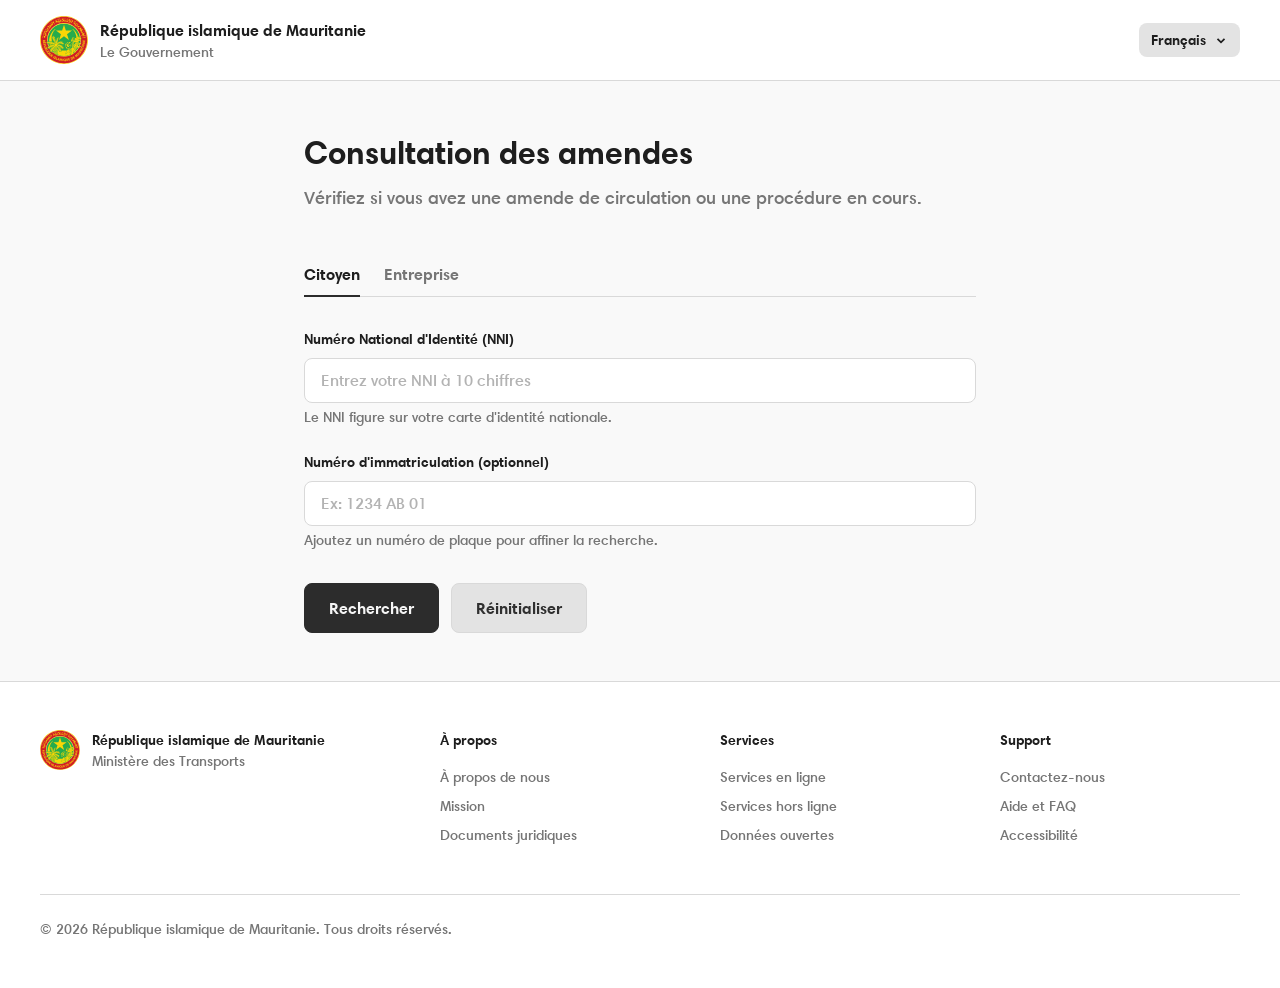
<file: index.html>
<!DOCTYPE html>
<html lang="fr" dir="ltr">
<head>
  <meta charset="UTF-8">
  <meta name="viewport" content="width=device-width, initial-scale=1.0">
  <title>Consultation des amendes — République islamique de Mauritanie</title>
  <style>
    /* ===== Louguiya Font Faces ===== */
    @font-face {
      font-family: 'LouguiyaFR';
      src: url('Louguiya_Fonts 2/LouguiyaFR.ttf') format('truetype');
      font-weight: 400;
      font-style: normal;
      font-display: swap;
    }
    @font-face {
      font-family: 'LouguiyaFR';
      src: url('Louguiya_Fonts 2/LouguiyaFR Bold.ttf') format('truetype');
      font-weight: 700;
      font-style: normal;
      font-display: swap;
    }
    @font-face {
      font-family: 'Louguiya';
      src: url('Louguiya_Fonts 2/Louguiya.ttf') format('truetype');
      font-weight: 400;
      font-style: normal;
      font-display: swap;
    }
    @font-face {
      font-family: 'Louguiya';
      src: url('Louguiya_Fonts 2/Louguiya Bold.ttf') format('truetype');
      font-weight: 700;
      font-style: normal;
      font-display: swap;
    }
    /* ===== Design Tokens (from Khabiya/Figma) ===== */
    :root {
      --sds-color-background-brand-default: #2c2c2c;
      --sds-color-background-brand-hover: #1e1e1e;
      --sds-color-background-danger-default: #ec221f;
      --sds-color-background-danger-hover: #c00f0c;
      --sds-color-background-positive-default: #14ae5c;
      --sds-color-background-positive-hover: #009951;
      --sds-color-background-warning-default: #e8b931;
      --sds-color-background-warning-hover: #e5a000;
      --sds-color-background-disabled-default: #d9d9d9;
      --sds-color-background-neutral-tertiary: #e3e3e3;
      --sds-color-background-neutral-tertiary-hover: #cdcdcd;
      --sds-color-background-danger-tertiary-hover: #fdd3d0;

      --sds-color-text-default: #1e1e1e;
      --sds-color-text-brand-on-brand: #f5f5f5;
      --sds-color-text-danger-default: #900b09;
      --sds-color-text-danger-on-danger: #fee9e7;
      --sds-color-text-positive-on-positive: #ebffee;
      --sds-color-text-warning-on-warning: #401b01;
      --sds-color-text-disabled: #b3b3b3;
      --sds-color-text-neutral: #303030;

      --sds-color-border-default: #d9d9d9;
      --sds-color-border-brand: #2c2c2c;
      --sds-color-border-danger-default: #900b09;
      --sds-color-border-danger-secondary: #c00f0c;
      --sds-color-border-positive-default: #02542d;
      --sds-color-border-positive-secondary: #009951;
      --sds-color-border-warning-default: #522504;
      --sds-color-border-warning-secondary: #975102;
      --sds-color-border-neutral-secondary: #767676;
      --sds-color-border-disabled: #b3b3b3;

      --sds-size-space-100: 4px;
      --sds-size-space-200: 8px;
      --sds-size-space-300: 12px;
      --sds-size-space-400: 16px;
      --sds-size-space-500: 20px;
      --sds-size-space-600: 24px;
      --sds-size-space-800: 32px;
      --sds-size-space-1000: 40px;
      --sds-size-space-1200: 48px;
      --sds-size-space-1600: 64px;

      --sds-size-radius-200: 8px;
      --sds-size-radius-100: 4px;
      --sds-size-stroke-border: 1px;

      --sds-font-family: 'LouguiyaFR', 'Louguiya', sans-serif;
      --sds-font-size-sm: 14px;
      --sds-font-size-md: 16px;
      --sds-font-size-lg: 18px;
      --sds-font-size-xl: 20px;
      --sds-font-size-2xl: 24px;
      --sds-font-size-3xl: 32px;
    }

    /* ===== Reset & Base ===== */
    *, *::before, *::after { box-sizing: border-box; margin: 0; padding: 0; }

    body {
      font-family: var(--sds-font-family);
      font-size: var(--sds-font-size-md);
      color: var(--sds-color-text-default);
      background: #f9f9f9;
      line-height: 1.5;
      min-height: 100vh;
      display: flex;
      flex-direction: column;
    }

    [dir="rtl"] body, html[dir="rtl"] body {
      direction: rtl;
      text-align: right;
    }

    /* ===== Header ===== */
    .header {
      background: #fff;
      border-bottom: 1px solid var(--sds-color-border-default);
      padding: var(--sds-size-space-400) var(--sds-size-space-600);
      position: sticky;
      top: 0;
      z-index: 100;
    }

    .header-inner {
      max-width: 1200px;
      margin: 0 auto;
      display: flex;
      align-items: center;
      justify-content: space-between;
      gap: var(--sds-size-space-400);
    }

    .header-brand {
      display: flex;
      align-items: center;
      gap: var(--sds-size-space-300);
    }

    .header-logo {
      width: 48px;
      height: 48px;
      flex-shrink: 0;
    }

    .header-logo img {
      width: 100%;
      height: 100%;
      object-fit: contain;
    }

    .header-title {
      display: flex;
      flex-direction: column;
    }

    .header-title-main {
      font-size: var(--sds-font-size-md);
      font-weight: 700;
      color: var(--sds-color-text-default);
    }

    .header-title-sub {
      font-size: var(--sds-font-size-sm);
      color: var(--sds-color-border-neutral-secondary);
    }

    .lang-dropdown {
      position: relative;
    }

    .lang-toggle {
      display: flex;
      align-items: center;
      gap: var(--sds-size-space-200);
      background: var(--sds-color-background-neutral-tertiary);
      padding: var(--sds-size-space-200) var(--sds-size-space-300);
      border-radius: var(--sds-size-radius-200);
      border: none;
      cursor: pointer;
      font-family: var(--sds-font-family);
      font-size: var(--sds-font-size-sm);
      font-weight: 700;
      color: var(--sds-color-text-default);
      transition: background 0.15s;
    }

    .lang-toggle:hover {
      background: var(--sds-color-background-neutral-tertiary-hover);
    }

    .lang-toggle svg {
      width: 14px;
      height: 14px;
      transition: transform 0.15s;
    }

    .lang-dropdown.open .lang-toggle svg {
      transform: rotate(180deg);
    }

    [dir="rtl"] .lang-dropdown.open .lang-toggle svg {
      transform: rotate(180deg);
    }

    .lang-menu {
      position: absolute;
      top: calc(100% + var(--sds-size-space-100));
      right: 0;
      background: #fff;
      border: var(--sds-size-stroke-border) solid var(--sds-color-border-default);
      border-radius: var(--sds-size-radius-200);
      box-shadow: 0 4px 12px rgba(0,0,0,0.1);
      min-width: 160px;
      z-index: 200;
      overflow: hidden;
      display: none;
    }

    [dir="rtl"] .lang-menu {
      right: auto;
      left: 0;
    }

    .lang-dropdown.open .lang-menu {
      display: block;
    }

    .lang-option {
      display: flex;
      align-items: center;
      justify-content: space-between;
      width: 100%;
      padding: var(--sds-size-space-300) var(--sds-size-space-400);
      background: none;
      border: none;
      cursor: pointer;
      font-family: var(--sds-font-family);
      font-size: var(--sds-font-size-sm);
      color: var(--sds-color-text-default);
      transition: background 0.1s;
      text-align: start;
    }

    .lang-option:hover {
      background: var(--sds-color-background-neutral-tertiary);
    }

    .lang-option.selected {
      font-weight: 700;
    }

    .lang-check {
      width: 16px;
      height: 16px;
      opacity: 0;
    }

    .lang-option.selected .lang-check {
      opacity: 1;
    }

    /* ===== Main Content ===== */
    .main {
      flex: 1;
      max-width: 720px;
      margin: 0 auto;
      padding: var(--sds-size-space-1200) var(--sds-size-space-600);
      width: 100%;
    }

    .page-title {
      font-size: var(--sds-font-size-3xl);
      font-weight: 700;
      margin-bottom: var(--sds-size-space-200);
    }

    .page-subtitle {
      font-size: var(--sds-font-size-lg);
      color: var(--sds-color-border-neutral-secondary);
      margin-bottom: var(--sds-size-space-1000);
    }

    /* ===== Tabs ===== */
    .tabs {
      display: flex;
      gap: var(--sds-size-space-600);
      border-bottom: 1px solid var(--sds-color-border-default);
      margin-bottom: var(--sds-size-space-800);
    }

    .tab {
      padding: var(--sds-size-space-300) 0;
      font-size: var(--sds-font-size-md);
      font-weight: 700;
      color: var(--sds-color-border-neutral-secondary);
      background: none;
      border: none;
      cursor: pointer;
      position: relative;
      font-family: var(--sds-font-family);
      transition: color 0.15s;
    }

    .tab:hover {
      color: var(--sds-color-text-default);
    }

    .tab.active {
      color: var(--sds-color-text-default);
      font-weight: 700;
    }

    .tab.active::after {
      content: '';
      position: absolute;
      bottom: -1px;
      left: 0;
      right: 0;
      height: 2px;
      background: var(--sds-color-background-brand-default);
    }

    /* ===== Form ===== */
    .form-group {
      margin-bottom: var(--sds-size-space-600);
    }

    .form-label {
      display: block;
      font-size: var(--sds-font-size-sm);
      font-weight: 700;
      margin-bottom: var(--sds-size-space-200);
      color: var(--sds-color-text-default);
    }

    .form-input {
      width: 100%;
      padding: var(--sds-size-space-300) var(--sds-size-space-400);
      font-size: var(--sds-font-size-md);
      font-family: var(--sds-font-family);
      border: var(--sds-size-stroke-border) solid var(--sds-color-border-default);
      border-radius: var(--sds-size-radius-200);
      color: var(--sds-color-text-default);
      background: #fff;
      outline: none;
      transition: border-color 0.15s;
    }

    .form-input::placeholder {
      color: var(--sds-color-text-disabled);
    }

    .form-input:focus {
      border-color: var(--sds-color-border-brand);
    }

    .form-helper {
      font-size: var(--sds-font-size-sm);
      color: var(--sds-color-border-neutral-secondary);
      margin-top: var(--sds-size-space-100);
    }

    .form-actions {
      display: flex;
      gap: var(--sds-size-space-300);
      margin-top: var(--sds-size-space-800);
    }

    /* ===== Buttons ===== */
    .btn {
      display: inline-flex;
      align-items: center;
      justify-content: center;
      gap: var(--sds-size-space-200);
      padding: var(--sds-size-space-300) var(--sds-size-space-600);
      font-size: var(--sds-font-size-md);
      font-weight: 700;
      font-family: var(--sds-font-family);
      border-radius: var(--sds-size-radius-200);
      border: var(--sds-size-stroke-border) solid transparent;
      cursor: pointer;
      transition: background 0.15s, border-color 0.15s;
      line-height: 1.5;
    }

    .btn-primary {
      background: var(--sds-color-background-brand-default);
      color: var(--sds-color-text-brand-on-brand);
      border-color: var(--sds-color-border-brand);
    }

    .btn-primary:hover {
      background: var(--sds-color-background-brand-hover);
    }

    .btn-secondary {
      background: var(--sds-color-background-neutral-tertiary);
      color: var(--sds-color-text-neutral);
      border-color: var(--sds-color-border-default);
    }

    .btn-secondary:hover {
      background: var(--sds-color-background-neutral-tertiary-hover);
    }

    .btn:disabled {
      background: var(--sds-color-background-disabled-default);
      color: var(--sds-color-text-disabled);
      border-color: var(--sds-color-border-disabled);
      cursor: not-allowed;
    }

    /* ===== Alert ===== */
    .alert {
      display: flex;
      align-items: flex-start;
      gap: var(--sds-size-space-300);
      padding: var(--sds-size-space-400);
      border-radius: var(--sds-size-radius-200);
      border: var(--sds-size-stroke-border) solid;
      margin-bottom: var(--sds-size-space-600);
      font-size: var(--sds-font-size-sm);
    }

    .alert-info {
      background: #e8f4fd;
      border-color: #b3d7f0;
      color: #0a4b78;
    }

    .alert-error {
      background: #fee9e7;
      border-color: var(--sds-color-border-danger-secondary);
      color: var(--sds-color-text-danger-default);
    }

    .alert-success {
      background: #ebffee;
      border-color: var(--sds-color-border-positive-secondary);
      color: #02542d;
    }

    .alert-warning {
      background: #fff8e1;
      border-color: var(--sds-color-border-warning-secondary);
      color: var(--sds-color-text-warning-on-warning);
    }

    .alert-icon {
      font-size: var(--sds-font-size-lg);
      flex-shrink: 0;
      line-height: 1;
    }

    .alert-content { flex: 1; }

    .alert-title {
      font-weight: 700;
      margin-bottom: var(--sds-size-space-100);
    }

    .alert-dismiss {
      background: none;
      border: none;
      cursor: pointer;
      font-size: var(--sds-font-size-lg);
      line-height: 1;
      opacity: 0.6;
      padding: 0;
      color: inherit;
    }

    .alert-dismiss:hover { opacity: 1; }

    .alert[hidden] { display: none; }

    /* ===== Results ===== */
    .results-section {
      margin-top: var(--sds-size-space-1000);
    }

    .results-title {
      font-size: var(--sds-font-size-xl);
      font-weight: 700;
      margin-bottom: var(--sds-size-space-400);
    }

    .results-count {
      font-size: var(--sds-font-size-sm);
      color: var(--sds-color-border-neutral-secondary);
      margin-bottom: var(--sds-size-space-600);
    }

    /* ===== Cards ===== */
    .card {
      background: #fff;
      border: var(--sds-size-stroke-border) solid var(--sds-color-border-default);
      border-radius: var(--sds-size-radius-200);
      padding: var(--sds-size-space-600);
      margin-bottom: var(--sds-size-space-400);
    }

    .card-header {
      display: flex;
      justify-content: space-between;
      align-items: flex-start;
      margin-bottom: var(--sds-size-space-400);
      gap: var(--sds-size-space-300);
    }

    .card-title {
      font-size: var(--sds-font-size-lg);
      font-weight: 700;
    }

    .card-ref {
      font-size: var(--sds-font-size-sm);
      color: var(--sds-color-border-neutral-secondary);
      margin-top: var(--sds-size-space-100);
    }

    .card-body {
      display: grid;
      grid-template-columns: 1fr 1fr;
      gap: var(--sds-size-space-400) var(--sds-size-space-800);
      margin-bottom: var(--sds-size-space-400);
    }

    .card-field-label {
      font-size: var(--sds-font-size-sm);
      color: var(--sds-color-border-neutral-secondary);
      margin-bottom: var(--sds-size-space-100);
    }

    .card-field-value {
      font-size: var(--sds-font-size-md);
      font-weight: 700;
    }

    .card-footer {
      display: flex;
      justify-content: flex-end;
      gap: var(--sds-size-space-300);
      padding-top: var(--sds-size-space-400);
      border-top: 1px solid var(--sds-color-border-default);
    }

    /* ===== Tags ===== */
    .tag {
      display: inline-flex;
      align-items: center;
      gap: var(--sds-size-space-100);
      padding: var(--sds-size-space-100) var(--sds-size-space-300);
      border-radius: var(--sds-size-radius-100);
      font-size: var(--sds-font-size-sm);
      font-weight: 700;
      line-height: 1.4;
    }

    .tag-danger {
      background: #fee9e7;
      color: var(--sds-color-text-danger-default);
    }

    .tag-success {
      background: #ebffee;
      color: #02542d;
    }

    .tag-warning {
      background: #fff8e1;
      color: var(--sds-color-text-warning-on-warning);
    }

    .tag-neutral {
      background: var(--sds-color-background-neutral-tertiary);
      color: var(--sds-color-text-neutral);
    }

    /* ===== Footer ===== */
    .footer {
      background: #fff;
      border-top: 1px solid var(--sds-color-border-default);
      padding: var(--sds-size-space-1200) var(--sds-size-space-600);
      margin-top: auto;
    }

    .footer-inner {
      max-width: 1200px;
      margin: 0 auto;
      display: grid;
      grid-template-columns: 1.5fr 1fr 1fr 1fr;
      gap: var(--sds-size-space-1000);
    }

    .footer-brand {
      display: flex;
      align-items: flex-start;
      gap: var(--sds-size-space-300);
    }

    .footer-logo {
      width: 40px;
      height: 40px;
      flex-shrink: 0;
    }

    .footer-logo img {
      width: 100%;
      height: 100%;
      object-fit: contain;
    }

    .footer-brand-name {
      font-size: var(--sds-font-size-sm);
      font-weight: 700;
    }

    .footer-brand-sub {
      font-size: var(--sds-font-size-sm);
      color: var(--sds-color-border-neutral-secondary);
    }

    .footer-section-title {
      font-size: var(--sds-font-size-sm);
      font-weight: 700;
      margin-bottom: var(--sds-size-space-400);
    }

    .footer-link {
      display: block;
      font-size: var(--sds-font-size-sm);
      color: var(--sds-color-border-neutral-secondary);
      text-decoration: none;
      margin-bottom: var(--sds-size-space-200);
    }

    .footer-link:hover {
      color: var(--sds-color-text-default);
    }

    .footer-bottom {
      max-width: 1200px;
      margin: var(--sds-size-space-1000) auto 0;
      padding-top: var(--sds-size-space-600);
      border-top: 1px solid var(--sds-color-border-default);
      font-size: var(--sds-font-size-sm);
      color: var(--sds-color-border-neutral-secondary);
    }

    /* ===== Loading spinner ===== */
    .spinner {
      display: inline-block;
      width: 18px;
      height: 18px;
      border: 2px solid var(--sds-color-text-brand-on-brand);
      border-top-color: transparent;
      border-radius: 50%;
      animation: spin 0.6s linear infinite;
    }

    @keyframes spin { to { transform: rotate(360deg); } }

    /* ===== Utilities ===== */
    .hidden { display: none !important; }

    /* ===== Responsive ===== */
    @media (max-width: 750px) {
      .header-title {
        display: none;
      }

      .main {
        padding: var(--sds-size-space-800) var(--sds-size-space-400);
      }

      .page-title {
        font-size: var(--sds-font-size-2xl);
      }

      .page-subtitle {
        font-size: var(--sds-font-size-md);
      }

      .card-body {
        grid-template-columns: 1fr;
        gap: var(--sds-size-space-300);
      }

      .card-footer {
        flex-direction: column;
      }

      .card-footer .btn {
        width: 100%;
      }

      .form-actions {
        flex-direction: column;
      }

      .form-actions .btn {
        width: 100%;
      }

      .footer-inner {
        grid-template-columns: 1fr;
        gap: var(--sds-size-space-800);
      }
    }

    @media (max-width: 480px) {
      .header-logo {
        width: 36px;
        height: 36px;
        font-size: var(--sds-font-size-sm);
      }

      .tabs {
        gap: var(--sds-size-space-400);
      }

      .page-title {
        font-size: var(--sds-font-size-xl);
      }
    }
  </style>
</head>
<body>

  <!-- ===== HEADER ===== -->
  <header class="header" role="banner">
    <div class="header-inner">
      <div class="header-brand">
        <div class="header-logo"><img src="sceauRIM.svg" alt="Sceau de la République islamique de Mauritanie"></div>
        <div class="header-title">
          <span class="header-title-main" data-i18n="header.title">République islamique de Mauritanie</span>
          <span class="header-title-sub" data-i18n="header.subtitle">Le Gouvernement</span>
        </div>
      </div>
      <div class="lang-dropdown" id="lang-dropdown">
        <button class="lang-toggle" onclick="toggleDropdown()" aria-haspopup="listbox" aria-expanded="false" aria-label="Changer de langue">
          <span id="lang-label">Français</span>
          <svg viewBox="0 0 12 12" fill="none" stroke="currentColor" stroke-width="1.5"><path d="M3 5l3 3 3-3"/></svg>
        </button>
        <div class="lang-menu" role="listbox" aria-label="Langue">
          <button class="lang-option selected" role="option" aria-selected="true" data-lang="fr" onclick="selectLang('fr')">
            <span>Français</span>
            <svg class="lang-check" viewBox="0 0 16 16" fill="none" stroke="currentColor" stroke-width="2"><path d="M3 8.5l3.5 3.5 6.5-8"/></svg>
          </button>
          <button class="lang-option" role="option" aria-selected="false" data-lang="ar" onclick="selectLang('ar')">
            <span>عربي</span>
            <svg class="lang-check" viewBox="0 0 16 16" fill="none" stroke="currentColor" stroke-width="2"><path d="M3 8.5l3.5 3.5 6.5-8"/></svg>
          </button>
        </div>
      </div>
    </div>
  </header>

  <!-- ===== MAIN ===== -->
  <main class="main" role="main">
    <h1 class="page-title" data-i18n="page.title">Consultation des amendes</h1>
    <p class="page-subtitle" data-i18n="page.subtitle">Vérifiez si vous avez une amende de circulation ou une procédure en cours.</p>

    <!-- Tabs -->
    <div class="tabs" role="tablist">
      <button class="tab active" role="tab" aria-selected="true" data-tab="citizen" onclick="switchTab('citizen')" data-i18n="tab.citizen">Citoyen</button>
      <button class="tab" role="tab" aria-selected="false" data-tab="business" onclick="switchTab('business')" data-i18n="tab.business">Entreprise</button>
    </div>

    <!-- Alert (initially hidden) -->
    <div id="alert-box" class="alert alert-info" hidden>
      <span class="alert-icon" id="alert-icon">ℹ</span>
      <div class="alert-content">
        <div class="alert-title" id="alert-title"></div>
        <div id="alert-message"></div>
      </div>
      <button class="alert-dismiss" onclick="dismissAlert()" aria-label="Fermer">&times;</button>
    </div>

    <!-- Citizen Form -->
    <form id="form-citizen" onsubmit="handleSubmit(event, 'citizen')">
      <div class="form-group">
        <label class="form-label" for="nni" data-i18n="form.nni.label">Numéro National d'Identité (NNI)</label>
        <input class="form-input" type="text" id="nni" maxlength="10" inputmode="numeric" pattern="[0-9]{10}" required data-i18n-placeholder="form.nni.placeholder" placeholder="Entrez votre NNI à 10 chiffres">
        <div class="form-helper" data-i18n="form.nni.helper">Le NNI figure sur votre carte d'identité nationale.</div>
      </div>

      <div class="form-group">
        <label class="form-label" for="plate-citizen" data-i18n="form.plate.label">Numéro d'immatriculation (optionnel)</label>
        <input class="form-input" type="text" id="plate-citizen" data-i18n-placeholder="form.plate.placeholder" placeholder="Ex: 1234 AB 01">
        <div class="form-helper" data-i18n="form.plate.helper">Ajoutez un numéro de plaque pour affiner la recherche.</div>
      </div>

      <div class="form-actions">
        <button class="btn btn-primary" type="submit" id="btn-search-citizen">
          <span data-i18n="form.search">Rechercher</span>
        </button>
        <button class="btn btn-secondary" type="reset" onclick="resetResults()" data-i18n="form.reset">Réinitialiser</button>
      </div>
    </form>

    <!-- Business Form -->
    <form id="form-business" class="hidden" onsubmit="handleSubmit(event, 'business')">
      <div class="form-group">
        <label class="form-label" for="nif" data-i18n="form.nif.label">Numéro d'Identification Fiscale (NIF)</label>
        <input class="form-input" type="text" id="nif" required data-i18n-placeholder="form.nif.placeholder" placeholder="Entrez votre NIF">
        <div class="form-helper" data-i18n="form.nif.helper">Le NIF figure sur votre registre de commerce.</div>
      </div>

      <div class="form-group">
        <label class="form-label" for="plate-business" data-i18n="form.plate.label">Numéro d'immatriculation (optionnel)</label>
        <input class="form-input" type="text" id="plate-business" data-i18n-placeholder="form.plate.placeholder" placeholder="Ex: 1234 AB 01">
        <div class="form-helper" data-i18n="form.plate.helper">Ajoutez un numéro de plaque pour affiner la recherche.</div>
      </div>

      <div class="form-actions">
        <button class="btn btn-primary" type="submit" id="btn-search-business">
          <span data-i18n="form.search">Rechercher</span>
        </button>
        <button class="btn btn-secondary" type="reset" onclick="resetResults()" data-i18n="form.reset">Réinitialiser</button>
      </div>
    </form>

    <!-- Results -->
    <section id="results" class="results-section hidden" aria-live="polite">
      <h2 class="results-title" data-i18n="results.title">Résultats</h2>
      <p class="results-count" id="results-count"></p>
      <div id="results-list"></div>
    </section>
  </main>

  <!-- ===== FOOTER ===== -->
  <footer class="footer" role="contentinfo">
    <div class="footer-inner">
      <div class="footer-brand">
        <div class="footer-logo"><img src="sceauRIM.svg" alt="Sceau de la République islamique de Mauritanie"></div>
        <div>
          <div class="footer-brand-name" data-i18n="header.title">République islamique de Mauritanie</div>
          <div class="footer-brand-sub" data-i18n="footer.ministry">Ministère des Transports</div>
        </div>
      </div>
      <div>
        <div class="footer-section-title" data-i18n="footer.about">À propos</div>
        <a href="#" class="footer-link" data-i18n="footer.aboutUs">À propos de nous</a>
        <a href="#" class="footer-link" data-i18n="footer.mission">Mission</a>
        <a href="#" class="footer-link" data-i18n="footer.legal">Documents juridiques</a>
      </div>
      <div>
        <div class="footer-section-title" data-i18n="footer.services">Services</div>
        <a href="#" class="footer-link" data-i18n="footer.onlineServices">Services en ligne</a>
        <a href="#" class="footer-link" data-i18n="footer.offlineServices">Services hors ligne</a>
        <a href="#" class="footer-link" data-i18n="footer.openData">Données ouvertes</a>
      </div>
      <div>
        <div class="footer-section-title" data-i18n="footer.support">Support</div>
        <a href="#" class="footer-link" data-i18n="footer.contact">Contactez-nous</a>
        <a href="#" class="footer-link" data-i18n="footer.faq">Aide et FAQ</a>
        <a href="#" class="footer-link" data-i18n="footer.accessibility">Accessibilité</a>
      </div>
    </div>
    <div class="footer-bottom" data-i18n="footer.copyright">© 2026 République islamique de Mauritanie. Tous droits réservés.</div>
  </footer>

  <script>
    // ===== i18n Strings =====
    const i18n = {
      fr: {
        'header.title': 'République islamique de Mauritanie',
        'header.subtitle': 'Le Gouvernement',
        'page.title': 'Consultation des amendes',
        'page.subtitle': 'Vérifiez si vous avez une amende de circulation ou une procédure en cours.',
        'tab.citizen': 'Citoyen',
        'tab.business': 'Entreprise',
        'form.nni.label': 'Numéro National d\'Identité (NNI)',
        'form.nni.placeholder': 'Entrez votre NNI à 10 chiffres',
        'form.nni.helper': 'Le NNI figure sur votre carte d\'identité nationale.',
        'form.nif.label': 'Numéro d\'Identification Fiscale (NIF)',
        'form.nif.placeholder': 'Entrez votre NIF',
        'form.nif.helper': 'Le NIF figure sur votre registre de commerce.',
        'form.plate.label': 'Numéro d\'immatriculation (optionnel)',
        'form.plate.placeholder': 'Ex: 1234 AB 01',
        'form.plate.helper': 'Ajoutez un numéro de plaque pour affiner la recherche.',
        'form.search': 'Rechercher',
        'form.reset': 'Réinitialiser',
        'results.title': 'Résultats',
        'results.count': '{n} amende(s) trouvée(s)',
        'results.none': 'Aucune amende trouvée',
        'results.noneDesc': 'Aucune amende ou procédure en cours n\'a été trouvée pour les informations fournies.',
        'card.ref': 'Réf:',
        'card.date': 'Date',
        'card.location': 'Lieu',
        'card.amount': 'Montant',
        'card.infraction': 'Infraction',
        'card.plate': 'Plaque',
        'card.status': 'Statut',
        'card.details': 'Détails',
        'card.pay': 'Payer',
        'status.unpaid': 'Non payée',
        'status.paid': 'Payée',
        'status.pending': 'En cours',
        'status.contested': 'Contestée',
        'alert.searching': 'Recherche en cours...',
        'alert.searchingDesc': 'Veuillez patienter pendant que nous interrogeons la base de données.',
        'alert.error': 'Erreur',
        'alert.errorDesc': 'Une erreur s\'est produite. Veuillez réessayer.',
        'footer.ministry': 'Ministère des Transports',
        'footer.about': 'À propos',
        'footer.aboutUs': 'À propos de nous',
        'footer.mission': 'Mission',
        'footer.legal': 'Documents juridiques',
        'footer.services': 'Services',
        'footer.onlineServices': 'Services en ligne',
        'footer.offlineServices': 'Services hors ligne',
        'footer.openData': 'Données ouvertes',
        'footer.support': 'Support',
        'footer.contact': 'Contactez-nous',
        'footer.faq': 'Aide et FAQ',
        'footer.accessibility': 'Accessibilité',
        'footer.copyright': '© 2026 République islamique de Mauritanie. Tous droits réservés.',
        'langSwitch': 'عربي'
      },
      ar: {
        'header.title': 'الجمهورية الإسلامية الموريتانية',
        'header.subtitle': 'الحكومة',
        'page.title': 'الاستعلام عن المخالفات',
        'page.subtitle': 'تحقق مما إذا كان لديك مخالفة مرورية أو إجراء جارٍ.',
        'tab.citizen': 'مواطن',
        'tab.business': 'مؤسسة',
        'form.nni.label': 'رقم التعريف الوطني (NNI)',
        'form.nni.placeholder': 'أدخل رقم التعريف الوطني المكون من 10 أرقام',
        'form.nni.helper': 'يوجد رقم التعريف الوطني على بطاقة هويتك.',
        'form.nif.label': 'رقم التعريف الضريبي (NIF)',
        'form.nif.placeholder': 'أدخل رقم التعريف الضريبي',
        'form.nif.helper': 'يوجد رقم التعريف الضريبي على سجلك التجاري.',
        'form.plate.label': 'رقم لوحة السيارة (اختياري)',
        'form.plate.placeholder': 'مثال: 1234 AB 01',
        'form.plate.helper': 'أضف رقم اللوحة لتحسين البحث.',
        'form.search': 'بحث',
        'form.reset': 'إعادة تعيين',
        'results.title': 'النتائج',
        'results.count': 'تم العثور على {n} مخالفة(ات)',
        'results.none': 'لم يتم العثور على مخالفات',
        'results.noneDesc': 'لم يتم العثور على مخالفات أو إجراءات جارية للمعلومات المقدمة.',
        'card.ref': ':المرجع',
        'card.date': 'التاريخ',
        'card.location': 'المكان',
        'card.amount': 'المبلغ',
        'card.infraction': 'المخالفة',
        'card.plate': 'اللوحة',
        'card.status': 'الحالة',
        'card.details': 'التفاصيل',
        'card.pay': 'الدفع',
        'status.unpaid': 'غير مدفوعة',
        'status.paid': 'مدفوعة',
        'status.pending': 'قيد المعالجة',
        'status.contested': 'مطعون فيها',
        'alert.searching': 'جاري البحث...',
        'alert.searchingDesc': 'يرجى الانتظار أثناء استعلام قاعدة البيانات.',
        'alert.error': 'خطأ',
        'alert.errorDesc': 'حدث خطأ. يرجى المحاولة مرة أخرى.',
        'footer.ministry': 'وزارة النقل',
        'footer.about': 'حول',
        'footer.aboutUs': 'معلومات عنا',
        'footer.mission': 'المهمة',
        'footer.legal': 'المستندات القانونية',
        'footer.services': 'الخدمات',
        'footer.onlineServices': 'الخدمات عبر الإنترنت',
        'footer.offlineServices': 'الخدمات غير المتصلة بالإنترنت',
        'footer.openData': 'البيانات المفتوحة',
        'footer.support': 'الدعم',
        'footer.contact': 'اتصل بنا',
        'footer.faq': 'المساعدة والأسئلة الشائعة',
        'footer.accessibility': 'إمكانية الوصول',
        'footer.copyright': '© 2026 الجمهورية الإسلامية الموريتانية. جميع الحقوق محفوظة.',
        'langSwitch': 'Français'
      }
    };

    let currentLang = 'fr';

    // ===== Mock Data =====
    const mockFines = {
      citizen: [
        {
          ref: 'AMR-2026-00147',
          date: '2026-01-15',
          location: 'Nouakchott — Avenue Gamal Abdel Nasser',
          infraction: 'fr:Excès de vitesse (>80 km/h en zone urbaine)|ar:تجاوز السرعة (>80 كم/س في المنطقة الحضرية)',
          plate: '3847 AC 01',
          amount: '15 000 MRU',
          status: 'unpaid'
        },
        {
          ref: 'AMR-2025-09832',
          date: '2025-11-03',
          location: 'Nouadhibou — Route de la Plage',
          infraction: 'fr:Stationnement interdit|ar:وقوف ممنوع',
          plate: '3847 AC 01',
          amount: '5 000 MRU',
          status: 'paid'
        },
        {
          ref: 'AMR-2025-08401',
          date: '2025-09-20',
          location: 'Nouakchott — Rond-point BMD',
          infraction: 'fr:Non-respect du feu rouge|ar:عدم احترام الإشارة الحمراء',
          plate: '3847 AC 01',
          amount: '20 000 MRU',
          status: 'contested'
        }
      ],
      business: [
        {
          ref: 'AMR-2026-00201',
          date: '2026-01-10',
          location: 'Nouakchott — Zone Industrielle',
          infraction: 'fr:Surcharge véhicule commercial|ar:التحميل الزائد لمركبة تجارية',
          plate: '9012 TC 01',
          amount: '50 000 MRU',
          status: 'unpaid'
        },
        {
          ref: 'AMR-2025-11540',
          date: '2025-12-05',
          location: 'Atar — Route Nationale 1',
          infraction: 'fr:Documents de transport non conformes|ar:وثائق نقل غير مطابقة',
          plate: '9012 TC 01',
          amount: '30 000 MRU',
          status: 'pending'
        }
      ]
    };

    // ===== Tab Switching =====
    function switchTab(tab) {
      document.querySelectorAll('.tab').forEach(t => {
        t.classList.remove('active');
        t.setAttribute('aria-selected', 'false');
      });
      document.querySelector(`[data-tab="${tab}"]`).classList.add('active');
      document.querySelector(`[data-tab="${tab}"]`).setAttribute('aria-selected', 'true');

      document.getElementById('form-citizen').classList.toggle('hidden', tab !== 'citizen');
      document.getElementById('form-business').classList.toggle('hidden', tab !== 'business');
      resetResults();
      dismissAlert();
    }

    // ===== Form Submit =====
    function handleSubmit(e, type) {
      e.preventDefault();
      showAlert('info', t('alert.searching'), t('alert.searchingDesc'));
      document.getElementById('results').classList.add('hidden');

      // Simulate API call
      setTimeout(() => {
        dismissAlert();
        showResults(type);
      }, 1200);
    }

    // ===== Show Results =====
    function showResults(type) {
      const fines = mockFines[type];
      const section = document.getElementById('results');
      const list = document.getElementById('results-list');
      const count = document.getElementById('results-count');

      if (!fines || fines.length === 0) {
        showAlert('success', t('results.none'), t('results.noneDesc'));
        section.classList.add('hidden');
        return;
      }

      count.textContent = t('results.count').replace('{n}', fines.length);
      list.innerHTML = '';

      fines.forEach(fine => {
        const infraction = fine.infraction.split('|')
          .find(s => s.startsWith(currentLang + ':'))
          ?.replace(currentLang + ':', '') || fine.infraction;

        const statusMap = {
          unpaid:    { key: 'status.unpaid',    css: 'tag-danger' },
          paid:      { key: 'status.paid',      css: 'tag-success' },
          pending:   { key: 'status.pending',   css: 'tag-warning' },
          contested: { key: 'status.contested', css: 'tag-neutral' }
        };

        const st = statusMap[fine.status];
        const showPay = fine.status === 'unpaid';

        list.innerHTML += `
          <article class="card">
            <div class="card-header">
              <div>
                <div class="card-title">${infraction}</div>
                <div class="card-ref">${t('card.ref')} ${fine.ref}</div>
              </div>
              <span class="tag ${st.css}">${t(st.key)}</span>
            </div>
            <div class="card-body">
              <div>
                <div class="card-field-label">${t('card.date')}</div>
                <div class="card-field-value">${fine.date}</div>
              </div>
              <div>
                <div class="card-field-label">${t('card.amount')}</div>
                <div class="card-field-value">${fine.amount}</div>
              </div>
              <div>
                <div class="card-field-label">${t('card.location')}</div>
                <div class="card-field-value">${fine.location}</div>
              </div>
              <div>
                <div class="card-field-label">${t('card.plate')}</div>
                <div class="card-field-value">${fine.plate}</div>
              </div>
            </div>
            <div class="card-footer">
              <button class="btn btn-secondary" onclick="alert('${t('card.details')}')">${t('card.details')}</button>
              ${showPay ? `<button class="btn btn-primary">${t('card.pay')}</button>` : ''}
            </div>
          </article>
        `;
      });

      section.classList.remove('hidden');
    }

    // ===== Alert =====
    function showAlert(type, title, message) {
      const box = document.getElementById('alert-box');
      const icons = { info: 'ℹ', error: '✕', success: '✓', warning: '⚠' };
      box.className = `alert alert-${type}`;
      document.getElementById('alert-icon').textContent = icons[type] || 'ℹ';
      document.getElementById('alert-title').textContent = title;
      document.getElementById('alert-message').textContent = message || '';
      box.removeAttribute('hidden');
    }

    function dismissAlert() {
      document.getElementById('alert-box').setAttribute('hidden', '');
    }

    function resetResults() {
      document.getElementById('results').classList.add('hidden');
      document.getElementById('results-list').innerHTML = '';
      dismissAlert();
    }

    // ===== i18n =====
    function t(key) {
      return i18n[currentLang][key] || key;
    }

    function applyLang(lang) {
      currentLang = lang;
      const html = document.documentElement;
      html.setAttribute('lang', lang === 'ar' ? 'ar' : 'fr');
      html.setAttribute('dir', lang === 'ar' ? 'rtl' : 'ltr');

      // Update dropdown label and selected state
      const langNames = { fr: 'Français', ar: 'عربي' };
      document.getElementById('lang-label').textContent = langNames[lang];
      document.querySelectorAll('.lang-option').forEach(opt => {
        const isSelected = opt.getAttribute('data-lang') === lang;
        opt.classList.toggle('selected', isSelected);
        opt.setAttribute('aria-selected', isSelected);
      });

      // Update all data-i18n elements
      document.querySelectorAll('[data-i18n]').forEach(el => {
        const key = el.getAttribute('data-i18n');
        if (i18n[lang][key]) el.textContent = i18n[lang][key];
      });

      // Update placeholders
      document.querySelectorAll('[data-i18n-placeholder]').forEach(el => {
        const key = el.getAttribute('data-i18n-placeholder');
        if (i18n[lang][key]) el.placeholder = i18n[lang][key];
      });

      // Re-render results if visible
      const results = document.getElementById('results');
      if (!results.classList.contains('hidden')) {
        const activeTab = document.querySelector('.tab.active').getAttribute('data-tab');
        showResults(activeTab);
      }
    }

    // ===== Language Dropdown =====
    function toggleDropdown() {
      const dd = document.getElementById('lang-dropdown');
      const btn = dd.querySelector('.lang-toggle');
      const isOpen = dd.classList.toggle('open');
      btn.setAttribute('aria-expanded', isOpen);
    }

    function selectLang(lang) {
      applyLang(lang);
      closeDropdown();
    }

    function closeDropdown() {
      const dd = document.getElementById('lang-dropdown');
      dd.classList.remove('open');
      dd.querySelector('.lang-toggle').setAttribute('aria-expanded', 'false');
    }

    // Close dropdown when clicking outside
    document.addEventListener('click', function(e) {
      const dd = document.getElementById('lang-dropdown');
      if (!dd.contains(e.target)) {
        closeDropdown();
      }
    });

    // Close dropdown on Escape
    document.addEventListener('keydown', function(e) {
      if (e.key === 'Escape') closeDropdown();
    });

    // Init
    applyLang('fr');
  </script>
</body>
</html>
</file>
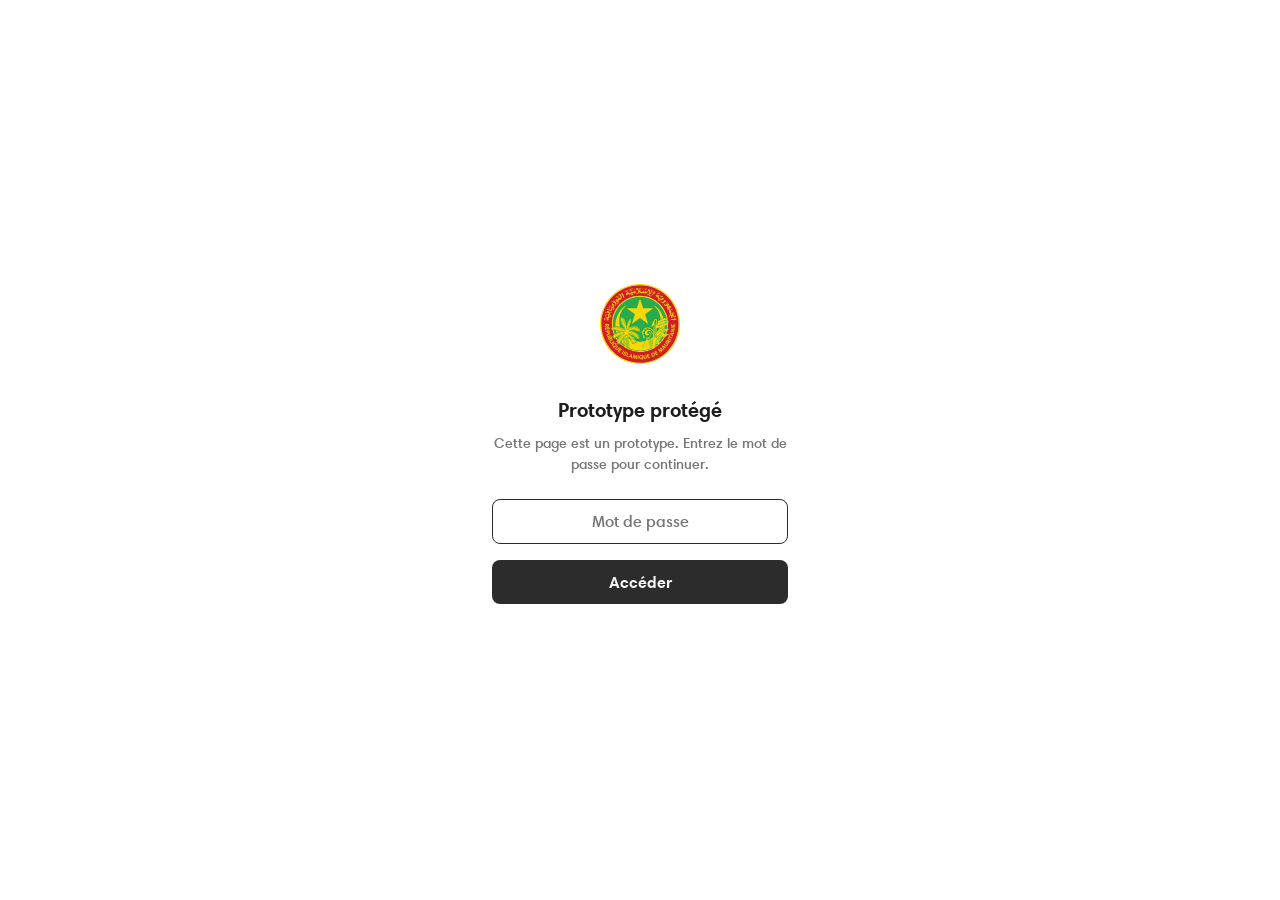
<file: public/index.html>
<!DOCTYPE html>
<html lang="fr" dir="ltr">
<head>
  <meta charset="UTF-8">
  <meta name="viewport" content="width=device-width, initial-scale=1.0">
  <title>Consultation des amendes — République islamique de Mauritanie</title>
  <link rel="stylesheet" href="ijitil.css">
</head>
<body>

  <!-- ===== PASSWORD PROTECTION ===== -->
  <div class="password-overlay" id="password-overlay">
    <div class="password-box">
      <img src="sceauRIM.svg" alt="Sceau">
      <h1>Prototype protégé</h1>
      <p>Cette page est un prototype. Entrez le mot de passe pour continuer.</p>
      <input type="password" id="password-input" placeholder="Mot de passe" onkeydown="if(event.key==='Enter')checkPassword()">
      <button onclick="checkPassword()">Accéder</button>
      <div class="error" id="password-error"></div>
    </div>
  </div>

  <div class="protected-content" id="protected-content">

  <!-- ===== HEADER ===== -->
  <header class="header" role="banner">
    <div class="header-inner">
      <div class="header-brand">
        <div class="header-logo"><img src="sceauRIM.svg" alt="Sceau de la République islamique de Mauritanie"></div>
        <div class="header-title">
          <span class="header-title-main" data-i18n="header.title">République islamique de Mauritanie</span>
          <span class="header-title-sub" data-i18n="header.subtitle">Le Gouvernement</span>
        </div>
      </div>
      <div class="lang-dropdown" id="lang-dropdown">
        <button class="lang-toggle" onclick="toggleDropdown()" aria-haspopup="listbox" aria-expanded="false" aria-label="Changer de langue">
          <span id="lang-label">Français</span>
          <svg viewBox="0 0 12 12" fill="none" stroke="currentColor" stroke-width="1.5"><path d="M3 5l3 3 3-3"/></svg>
        </button>
        <div class="lang-menu" role="listbox" aria-label="Langue">
          <button class="lang-option selected" role="option" aria-selected="true" data-lang="fr" onclick="selectLang('fr')">
            <span>Français</span>
            <svg class="lang-check" viewBox="0 0 16 16" fill="none" stroke="currentColor" stroke-width="2"><path d="M3 8.5l3.5 3.5 6.5-8"/></svg>
          </button>
          <button class="lang-option" role="option" aria-selected="false" data-lang="ar" onclick="selectLang('ar')">
            <span>عربي</span>
            <svg class="lang-check" viewBox="0 0 16 16" fill="none" stroke="currentColor" stroke-width="2"><path d="M3 8.5l3.5 3.5 6.5-8"/></svg>
          </button>
        </div>
      </div>
    </div>
  </header>

  <!-- ===== MAIN ===== -->
  <main class="main" role="main">
    <h1 class="page-title" data-i18n="page.title">Consultation des amendes</h1>
    <p class="page-subtitle" data-i18n="page.subtitle">Vérifiez si vous avez une amende de circulation ou une procédure en cours.</p>

    <!-- Tabs -->
    <div class="tabs" role="tablist">
      <button class="tab active" role="tab" aria-selected="true" data-tab="citizen" onclick="switchTab('citizen')" data-i18n="tab.citizen">Citoyen</button>
      <button class="tab" role="tab" aria-selected="false" data-tab="business" onclick="switchTab('business')" data-i18n="tab.business">Entreprise</button>
    </div>

    <!-- Alert (initially hidden) -->
    <div id="alert-box" class="alert alert-info" hidden>
      <span class="alert-icon" id="alert-icon">ℹ</span>
      <div class="alert-content">
        <div class="alert-title" id="alert-title"></div>
        <div id="alert-message"></div>
      </div>
      <button class="alert-dismiss" onclick="dismissAlert()" aria-label="Fermer">&times;</button>
    </div>

    <!-- Citizen Form -->
    <form id="form-citizen" onsubmit="handleSubmit(event, 'citizen')">
      <div class="form-group">
        <label class="form-label" for="nni" data-i18n="form.nni.label">Numéro National d'Identité (NNI)</label>
        <input class="form-input" type="text" id="nni" maxlength="10" inputmode="numeric" pattern="[0-9]{10}" required data-i18n-placeholder="form.nni.placeholder" placeholder="Entrez votre NNI à 10 chiffres">
        <div class="form-helper" data-i18n="form.nni.helper">Le NNI figure sur votre carte d'identité nationale.</div>
      </div>

      <div class="form-group">
        <label class="form-label" for="plate-citizen" data-i18n="form.plate.label">Numéro d'immatriculation (optionnel)</label>
        <input class="form-input" type="text" id="plate-citizen" data-i18n-placeholder="form.plate.placeholder" placeholder="Ex: 1234 AB 01">
        <div class="form-helper" data-i18n="form.plate.helper">Ajoutez un numéro de plaque pour affiner la recherche.</div>
      </div>

      <div class="form-actions">
        <button class="btn btn-primary" type="submit" id="btn-search-citizen">
          <span data-i18n="form.search">Rechercher</span>
        </button>
        <button class="btn btn-secondary" type="reset" onclick="resetResults()" data-i18n="form.reset">Réinitialiser</button>
      </div>
    </form>

    <!-- Business Form -->
    <form id="form-business" class="hidden" onsubmit="handleSubmit(event, 'business')">
      <div class="form-group">
        <label class="form-label" for="nif" data-i18n="form.nif.label">Numéro d'Identification Fiscale (NIF)</label>
        <input class="form-input" type="text" id="nif" required data-i18n-placeholder="form.nif.placeholder" placeholder="Entrez votre NIF">
        <div class="form-helper" data-i18n="form.nif.helper">Le NIF figure sur votre registre de commerce.</div>
      </div>

      <div class="form-group">
        <label class="form-label" for="plate-business" data-i18n="form.plate.label">Numéro d'immatriculation (optionnel)</label>
        <input class="form-input" type="text" id="plate-business" data-i18n-placeholder="form.plate.placeholder" placeholder="Ex: 1234 AB 01">
        <div class="form-helper" data-i18n="form.plate.helper">Ajoutez un numéro de plaque pour affiner la recherche.</div>
      </div>

      <div class="form-actions">
        <button class="btn btn-primary" type="submit" id="btn-search-business">
          <span data-i18n="form.search">Rechercher</span>
        </button>
        <button class="btn btn-secondary" type="reset" onclick="resetResults()" data-i18n="form.reset">Réinitialiser</button>
      </div>
    </form>

    <!-- Results -->
    <section id="results" class="results-section hidden" aria-live="polite">
      <h2 class="results-title" data-i18n="results.title">Résultats</h2>
      <p class="results-count" id="results-count"></p>
      <div id="results-list"></div>
    </section>
  </main>

  <!-- ===== FOOTER ===== -->
  <footer class="footer" role="contentinfo">
    <div class="footer-inner">
      <div class="footer-brand">
        <div class="footer-logo"><img src="sceauRIM.svg" alt="Sceau de la République islamique de Mauritanie"></div>
        <div>
          <div class="footer-brand-name" data-i18n="header.title">République islamique de Mauritanie</div>
          <div class="footer-brand-sub" data-i18n="footer.ministry">Ministère des Transports</div>
        </div>
      </div>
      <div>
        <div class="footer-section-title" data-i18n="footer.about">À propos</div>
        <a href="#" class="footer-link" data-i18n="footer.aboutUs">À propos de nous</a>
        <a href="#" class="footer-link" data-i18n="footer.mission">Mission</a>
        <a href="#" class="footer-link" data-i18n="footer.legal">Documents juridiques</a>
      </div>
      <div>
        <div class="footer-section-title" data-i18n="footer.services">Services</div>
        <a href="#" class="footer-link" data-i18n="footer.onlineServices">Services en ligne</a>
        <a href="#" class="footer-link" data-i18n="footer.offlineServices">Services hors ligne</a>
        <a href="#" class="footer-link" data-i18n="footer.openData">Données ouvertes</a>
      </div>
      <div>
        <div class="footer-section-title" data-i18n="footer.support">Support</div>
        <a href="#" class="footer-link" data-i18n="footer.contact">Contactez-nous</a>
        <a href="#" class="footer-link" data-i18n="footer.faq">Aide et FAQ</a>
        <a href="#" class="footer-link" data-i18n="footer.accessibility">Accessibilité</a>
      </div>
    </div>
    <div class="footer-bottom" data-i18n="footer.copyright">© 2026 République islamique de Mauritanie. Tous droits réservés.</div>
  </footer>

  </div><!-- end protected-content -->

  <script>
    // ===== i18n Strings =====
    const i18n = {
      fr: {
        'header.title': 'République islamique de Mauritanie',
        'header.subtitle': 'Le Gouvernement',
        'page.title': 'Consultation des amendes',
        'page.subtitle': 'Vérifiez si vous avez une amende de circulation ou une procédure en cours.',
        'tab.citizen': 'Citoyen',
        'tab.business': 'Entreprise',
        'form.nni.label': 'Numéro National d\'Identité (NNI)',
        'form.nni.placeholder': 'Entrez votre NNI à 10 chiffres',
        'form.nni.helper': 'Le NNI figure sur votre carte d\'identité nationale.',
        'form.nif.label': 'Numéro d\'Identification Fiscale (NIF)',
        'form.nif.placeholder': 'Entrez votre NIF',
        'form.nif.helper': 'Le NIF figure sur votre registre de commerce.',
        'form.plate.label': 'Numéro d\'immatriculation (optionnel)',
        'form.plate.placeholder': 'Ex: 1234 AB 01',
        'form.plate.helper': 'Ajoutez un numéro de plaque pour affiner la recherche.',
        'form.search': 'Rechercher',
        'form.reset': 'Réinitialiser',
        'results.title': 'Résultats',
        'results.count': '{n} amende(s) trouvée(s)',
        'results.none': 'Aucune amende trouvée',
        'results.noneDesc': 'Aucune amende ou procédure en cours n\'a été trouvée pour les informations fournies.',
        'card.ref': 'Réf:',
        'card.date': 'Date',
        'card.location': 'Lieu',
        'card.amount': 'Montant',
        'card.infraction': 'Infraction',
        'card.plate': 'Plaque',
        'card.status': 'Statut',
        'card.details': 'Détails',
        'card.pay': 'Payer',
        'status.unpaid': 'Non payée',
        'status.paid': 'Payée',
        'status.pending': 'En cours',
        'status.contested': 'Contestée',
        'alert.searching': 'Recherche en cours...',
        'alert.searchingDesc': 'Veuillez patienter pendant que nous interrogeons la base de données.',
        'alert.error': 'Erreur',
        'alert.errorDesc': 'Une erreur s\'est produite. Veuillez réessayer.',
        'footer.ministry': 'Ministère des Transports',
        'footer.about': 'À propos',
        'footer.aboutUs': 'À propos de nous',
        'footer.mission': 'Mission',
        'footer.legal': 'Documents juridiques',
        'footer.services': 'Services',
        'footer.onlineServices': 'Services en ligne',
        'footer.offlineServices': 'Services hors ligne',
        'footer.openData': 'Données ouvertes',
        'footer.support': 'Support',
        'footer.contact': 'Contactez-nous',
        'footer.faq': 'Aide et FAQ',
        'footer.accessibility': 'Accessibilité',
        'footer.copyright': '© 2026 République islamique de Mauritanie. Tous droits réservés.',
        'langSwitch': 'عربي'
      },
      ar: {
        'header.title': 'الجمهورية الإسلامية الموريتانية',
        'header.subtitle': 'الحكومة',
        'page.title': 'الاستعلام عن المخالفات',
        'page.subtitle': 'تحقق مما إذا كان لديك مخالفة مرورية أو إجراء جارٍ.',
        'tab.citizen': 'مواطن',
        'tab.business': 'مؤسسة',
        'form.nni.label': 'رقم التعريف الوطني (NNI)',
        'form.nni.placeholder': 'أدخل رقم التعريف الوطني المكون من 10 أرقام',
        'form.nni.helper': 'يوجد رقم التعريف الوطني على بطاقة هويتك.',
        'form.nif.label': 'رقم التعريف الضريبي (NIF)',
        'form.nif.placeholder': 'أدخل رقم التعريف الضريبي',
        'form.nif.helper': 'يوجد رقم التعريف الضريبي على سجلك التجاري.',
        'form.plate.label': 'رقم لوحة السيارة (اختياري)',
        'form.plate.placeholder': 'مثال: 1234 AB 01',
        'form.plate.helper': 'أضف رقم اللوحة لتحسين البحث.',
        'form.search': 'بحث',
        'form.reset': 'إعادة تعيين',
        'results.title': 'النتائج',
        'results.count': 'تم العثور على {n} مخالفة(ات)',
        'results.none': 'لم يتم العثور على مخالفات',
        'results.noneDesc': 'لم يتم العثور على مخالفات أو إجراءات جارية للمعلومات المقدمة.',
        'card.ref': ':المرجع',
        'card.date': 'التاريخ',
        'card.location': 'المكان',
        'card.amount': 'المبلغ',
        'card.infraction': 'المخالفة',
        'card.plate': 'اللوحة',
        'card.status': 'الحالة',
        'card.details': 'التفاصيل',
        'card.pay': 'الدفع',
        'status.unpaid': 'غير مدفوعة',
        'status.paid': 'مدفوعة',
        'status.pending': 'قيد المعالجة',
        'status.contested': 'مطعون فيها',
        'alert.searching': 'جاري البحث...',
        'alert.searchingDesc': 'يرجى الانتظار أثناء استعلام قاعدة البيانات.',
        'alert.error': 'خطأ',
        'alert.errorDesc': 'حدث خطأ. يرجى المحاولة مرة أخرى.',
        'footer.ministry': 'وزارة النقل',
        'footer.about': 'حول',
        'footer.aboutUs': 'معلومات عنا',
        'footer.mission': 'المهمة',
        'footer.legal': 'المستندات القانونية',
        'footer.services': 'الخدمات',
        'footer.onlineServices': 'الخدمات عبر الإنترنت',
        'footer.offlineServices': 'الخدمات غير المتصلة بالإنترنت',
        'footer.openData': 'البيانات المفتوحة',
        'footer.support': 'الدعم',
        'footer.contact': 'اتصل بنا',
        'footer.faq': 'المساعدة والأسئلة الشائعة',
        'footer.accessibility': 'إمكانية الوصول',
        'footer.copyright': '© 2026 الجمهورية الإسلامية الموريتانية. جميع الحقوق محفوظة.',
        'langSwitch': 'Français'
      }
    };

    let currentLang = 'fr';

    // ===== Mock Data =====
    const mockFines = {
      citizen: [
        {
          ref: 'AMR-2026-00147',
          date: '2026-01-15',
          location: 'Nouakchott — Avenue Gamal Abdel Nasser',
          infraction: 'fr:Excès de vitesse (>80 km/h en zone urbaine)|ar:تجاوز السرعة (>80 كم/س في المنطقة الحضرية)',
          plate: '3847 AC 01',
          amount: '15 000 MRU',
          status: 'unpaid'
        },
        {
          ref: 'AMR-2025-09832',
          date: '2025-11-03',
          location: 'Nouadhibou — Route de la Plage',
          infraction: 'fr:Stationnement interdit|ar:وقوف ممنوع',
          plate: '3847 AC 01',
          amount: '5 000 MRU',
          status: 'paid'
        },
        {
          ref: 'AMR-2025-08401',
          date: '2025-09-20',
          location: 'Nouakchott — Rond-point BMD',
          infraction: 'fr:Non-respect du feu rouge|ar:عدم احترام الإشارة الحمراء',
          plate: '3847 AC 01',
          amount: '20 000 MRU',
          status: 'contested'
        }
      ],
      business: [
        {
          ref: 'AMR-2026-00201',
          date: '2026-01-10',
          location: 'Nouakchott — Zone Industrielle',
          infraction: 'fr:Surcharge véhicule commercial|ar:التحميل الزائد لمركبة تجارية',
          plate: '9012 TC 01',
          amount: '50 000 MRU',
          status: 'unpaid'
        },
        {
          ref: 'AMR-2025-11540',
          date: '2025-12-05',
          location: 'Atar — Route Nationale 1',
          infraction: 'fr:Documents de transport non conformes|ar:وثائق نقل غير مطابقة',
          plate: '9012 TC 01',
          amount: '30 000 MRU',
          status: 'pending'
        }
      ]
    };

    // ===== Tab Switching =====
    function switchTab(tab) {
      document.querySelectorAll('.tab').forEach(t => {
        t.classList.remove('active');
        t.setAttribute('aria-selected', 'false');
      });
      document.querySelector(`[data-tab="${tab}"]`).classList.add('active');
      document.querySelector(`[data-tab="${tab}"]`).setAttribute('aria-selected', 'true');

      document.getElementById('form-citizen').classList.toggle('hidden', tab !== 'citizen');
      document.getElementById('form-business').classList.toggle('hidden', tab !== 'business');
      resetResults();
      dismissAlert();
    }

    // ===== Form Submit =====
    function handleSubmit(e, type) {
      e.preventDefault();
      showAlert('info', t('alert.searching'), t('alert.searchingDesc'));
      document.getElementById('results').classList.add('hidden');

      // Simulate API call
      setTimeout(() => {
        dismissAlert();
        showResults(type);
      }, 1200);
    }

    // ===== Show Results =====
    function showResults(type) {
      const fines = mockFines[type];
      const section = document.getElementById('results');
      const list = document.getElementById('results-list');
      const count = document.getElementById('results-count');

      if (!fines || fines.length === 0) {
        showAlert('success', t('results.none'), t('results.noneDesc'));
        section.classList.add('hidden');
        return;
      }

      count.textContent = t('results.count').replace('{n}', fines.length);
      list.innerHTML = '';

      fines.forEach(fine => {
        const infraction = fine.infraction.split('|')
          .find(s => s.startsWith(currentLang + ':'))
          ?.replace(currentLang + ':', '') || fine.infraction;

        const statusMap = {
          unpaid:    { key: 'status.unpaid',    css: 'tag-danger' },
          paid:      { key: 'status.paid',      css: 'tag-success' },
          pending:   { key: 'status.pending',   css: 'tag-warning' },
          contested: { key: 'status.contested', css: 'tag-neutral' }
        };

        const st = statusMap[fine.status];
        const showPay = fine.status === 'unpaid';

        list.innerHTML += `
          <article class="card">
            <div class="card-header">
              <div>
                <div class="card-title">${infraction}</div>
                <div class="card-ref">${t('card.ref')} ${fine.ref}</div>
              </div>
              <span class="tag ${st.css}">${t(st.key)}</span>
            </div>
            <div class="card-body">
              <div>
                <div class="card-field-label">${t('card.date')}</div>
                <div class="card-field-value">${fine.date}</div>
              </div>
              <div>
                <div class="card-field-label">${t('card.amount')}</div>
                <div class="card-field-value">${fine.amount}</div>
              </div>
              <div>
                <div class="card-field-label">${t('card.location')}</div>
                <div class="card-field-value">${fine.location}</div>
              </div>
              <div>
                <div class="card-field-label">${t('card.plate')}</div>
                <div class="card-field-value">${fine.plate}</div>
              </div>
            </div>
            <div class="card-footer">
              <button class="btn btn-secondary" onclick="alert('${t('card.details')}')">${t('card.details')}</button>
              ${showPay ? `<button class="btn btn-primary">${t('card.pay')}</button>` : ''}
            </div>
          </article>
        `;
      });

      section.classList.remove('hidden');
    }

    // ===== Alert =====
    function showAlert(type, title, message) {
      const box = document.getElementById('alert-box');
      const icons = { info: 'ℹ', error: '✕', success: '✓', warning: '⚠' };
      box.className = `alert alert-${type}`;
      document.getElementById('alert-icon').textContent = icons[type] || 'ℹ';
      document.getElementById('alert-title').textContent = title;
      document.getElementById('alert-message').textContent = message || '';
      box.removeAttribute('hidden');
    }

    function dismissAlert() {
      document.getElementById('alert-box').setAttribute('hidden', '');
    }

    function resetResults() {
      document.getElementById('results').classList.add('hidden');
      document.getElementById('results-list').innerHTML = '';
      dismissAlert();
    }

    // ===== i18n =====
    function t(key) {
      return i18n[currentLang][key] || key;
    }

    function applyLang(lang) {
      currentLang = lang;
      const html = document.documentElement;
      html.setAttribute('lang', lang === 'ar' ? 'ar' : 'fr');
      html.setAttribute('dir', lang === 'ar' ? 'rtl' : 'ltr');

      // Update dropdown label and selected state
      const langNames = { fr: 'Français', ar: 'عربي' };
      document.getElementById('lang-label').textContent = langNames[lang];
      document.querySelectorAll('.lang-option').forEach(opt => {
        const isSelected = opt.getAttribute('data-lang') === lang;
        opt.classList.toggle('selected', isSelected);
        opt.setAttribute('aria-selected', isSelected);
      });

      // Update all data-i18n elements
      document.querySelectorAll('[data-i18n]').forEach(el => {
        const key = el.getAttribute('data-i18n');
        if (i18n[lang][key]) el.textContent = i18n[lang][key];
      });

      // Update placeholders
      document.querySelectorAll('[data-i18n-placeholder]').forEach(el => {
        const key = el.getAttribute('data-i18n-placeholder');
        if (i18n[lang][key]) el.placeholder = i18n[lang][key];
      });

      // Re-render results if visible
      const results = document.getElementById('results');
      if (!results.classList.contains('hidden')) {
        const activeTab = document.querySelector('.tab.active').getAttribute('data-tab');
        showResults(activeTab);
      }
    }

    // ===== Language Dropdown =====
    function toggleDropdown() {
      const dd = document.getElementById('lang-dropdown');
      const btn = dd.querySelector('.lang-toggle');
      const isOpen = dd.classList.toggle('open');
      btn.setAttribute('aria-expanded', isOpen);
    }

    function selectLang(lang) {
      applyLang(lang);
      closeDropdown();
    }

    function closeDropdown() {
      const dd = document.getElementById('lang-dropdown');
      dd.classList.remove('open');
      dd.querySelector('.lang-toggle').setAttribute('aria-expanded', 'false');
    }

    // Close dropdown when clicking outside
    document.addEventListener('click', function(e) {
      const dd = document.getElementById('lang-dropdown');
      if (!dd.contains(e.target)) {
        closeDropdown();
      }
    });

    // Close dropdown on Escape
    document.addEventListener('keydown', function(e) {
      if (e.key === 'Escape') closeDropdown();
    });

    // ===== Password Protection =====
    const PASS_KEY = 'mauritania_proto_access';
    const PASS_HASH = 'khabya';

    function checkPassword() {
      const input = document.getElementById('password-input');
      const error = document.getElementById('password-error');
      if (input.value === PASS_HASH) {
        sessionStorage.setItem(PASS_KEY, 'true');
        unlockPage();
      } else {
        error.textContent = 'Mot de passe incorrect';
        input.value = '';
        input.focus();
      }
    }

    function unlockPage() {
      document.getElementById('password-overlay').classList.add('hidden');
      document.getElementById('protected-content').classList.add('unlocked');
    }

    // Check if already unlocked this session
    if (sessionStorage.getItem(PASS_KEY) === 'true') {
      unlockPage();
    } else {
      document.getElementById('password-input').focus();
    }

    // Init
    applyLang('fr');
  </script>
</body>
</html>
</file>
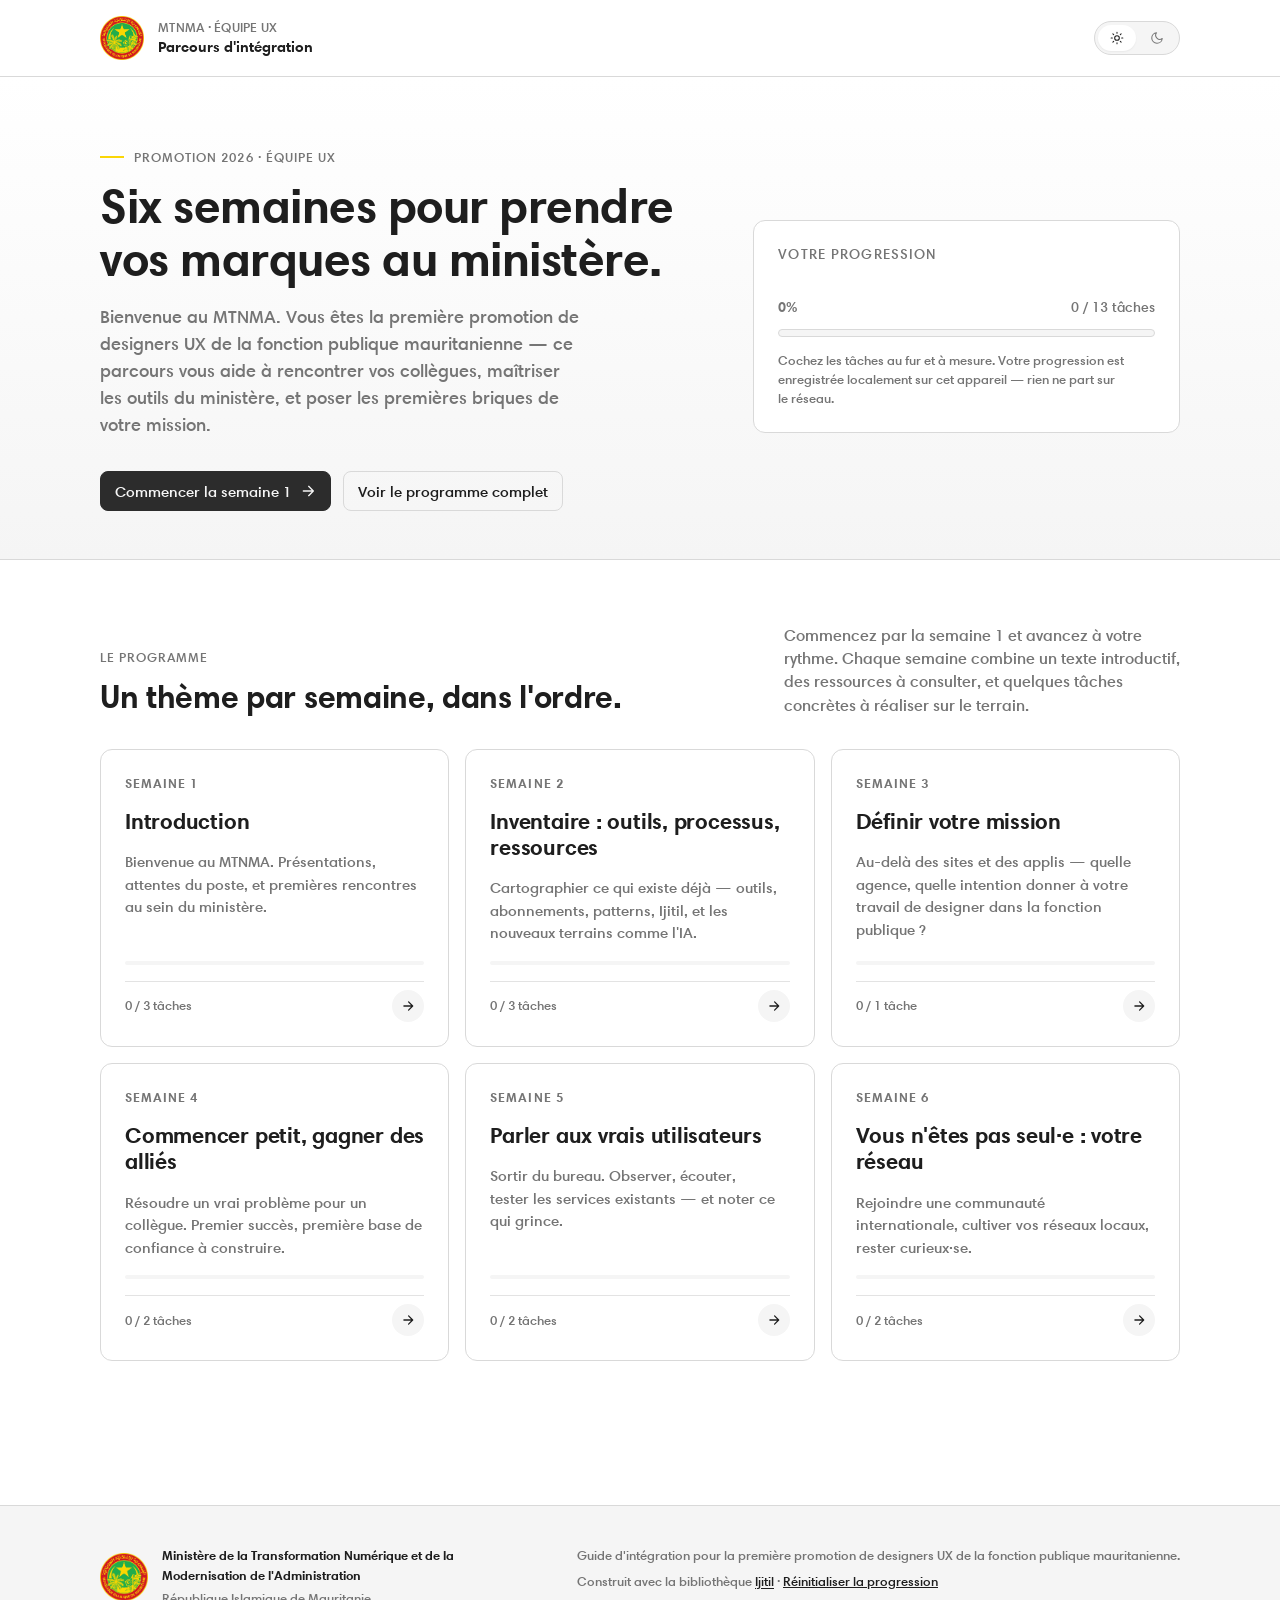
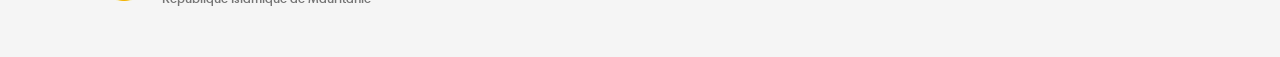
<file: public/onboarding/index.html>
<!doctype html>
<html lang="fr" data-theme="light">
<head>
<meta charset="utf-8">
<meta name="viewport" content="width=device-width,initial-scale=1,viewport-fit=cover">
<title>Parcours d'intégration UX · MTNMA</title>
<link rel="preconnect" href="https://fonts.googleapis.com">
<link rel="preconnect" href="https://fonts.gstatic.com" crossorigin>
<link href="https://fonts.googleapis.com/css2?family=Noto+Sans:wght@400;500;600;700&family=Noto+Naskh+Arabic:wght@400;500;700&display=swap" rel="stylesheet">
<link rel="stylesheet" href="assets/styles.css">
<link rel="stylesheet" href="assets/pages.css">
</head>
<body>

<div data-mount="header"></div>

<main id="main">

  <section class="hero">
    <div class="hero-inner">
      <div>
        <span class="hero-eyebrow">Promotion 2026 · Équipe UX</span>
        <h1>Six semaines pour prendre vos marques au ministère.</h1>
        <p class="hero-lede">
          Bienvenue au MTNMA. Vous êtes la première promotion de designers UX
          de la fonction publique mauritanienne — ce parcours vous aide à
          rencontrer vos collègues, maîtriser les outils du ministère, et
          poser les premières briques de votre mission.
        </p>
        <div class="hero-cta-row">
          <a href="week/1.html" class="btn">Commencer la semaine 1
            <svg width="16" height="16" viewBox="0 0 24 24" fill="none" stroke="currentColor" stroke-width="2" stroke-linecap="round" stroke-linejoin="round"><path d="M5 12h14M13 5l7 7-7 7"/></svg>
          </a>
          <a href="#programme" class="btn btn-secondary">Voir le programme complet</a>
        </div>
      </div>

      <aside class="hero-meta" aria-label="Votre progression">
        <h3>Votre progression</h3>
        <div data-progress="overall" role="progressbar" aria-valuemin="0" aria-valuemax="100">
          <div class="progress-summary">
            <strong><span data-progress-pct>0%</span></strong>
            <span><span data-progress-count>0 / 13</span> tâches</span>
          </div>
          <div class="progress-bar"><div class="progress-bar-fill"></div></div>
          <p class="progress-note">
            Cochez les tâches au fur et à mesure. Votre progression est
            enregistrée localement sur cet appareil — rien ne part sur le
            réseau.
          </p>
        </div>
      </aside>
    </div>
  </section>

  <section class="weeks" id="programme">
    <div class="weeks-header">
      <div>
        <span class="eyebrow">Le programme</span>
        <h2 style="margin-top:10px;">Un thème par semaine, dans l'ordre.</h2>
      </div>
      <p>
        Commencez par la semaine 1 et avancez à votre rythme. Chaque semaine
        combine un texte introductif, des ressources à consulter, et quelques
        tâches concrètes à réaliser sur le terrain.
      </p>
    </div>

    <div class="week-grid">
      <a class="week-card" href="week/1.html" data-week-card="1">
        <div class="week-card-head">
          <span class="week-card-num">Semaine 1</span>
          <span class="week-card-check" data-icon-check></span>
        </div>
        <h3>Introduction</h3>
        <p>Bienvenue au MTNMA. Présentations, attentes du poste, et premières rencontres au sein du ministère.</p>
        <div class="mini-progress" data-progress-week="1"><div class="progress-bar-fill mini-progress-fill"></div></div>
        <div class="week-card-footer">
          <span class="week-card-meta"><span data-progress-week="1"><span data-progress-count>0 / 3</span></span> tâches</span>
          <span class="week-card-arrow">
            <svg width="14" height="14" viewBox="0 0 24 24" fill="none" stroke="currentColor" stroke-width="2.2" stroke-linecap="round" stroke-linejoin="round"><path d="M5 12h14M13 5l7 7-7 7"/></svg>
          </span>
        </div>
      </a>

      <a class="week-card" href="week/2.html" data-week-card="2">
        <div class="week-card-head">
          <span class="week-card-num">Semaine 2</span>
          <span class="week-card-check" data-icon-check></span>
        </div>
        <h3>Inventaire : outils, processus, ressources</h3>
        <p>Cartographier ce qui existe déjà — outils, abonnements, patterns, Ijitil, et les nouveaux terrains comme l'IA.</p>
        <div class="mini-progress" data-progress-week="2"><div class="progress-bar-fill mini-progress-fill"></div></div>
        <div class="week-card-footer">
          <span class="week-card-meta"><span data-progress-week="2"><span data-progress-count>0 / 3</span></span> tâches</span>
          <span class="week-card-arrow">
            <svg width="14" height="14" viewBox="0 0 24 24" fill="none" stroke="currentColor" stroke-width="2.2" stroke-linecap="round" stroke-linejoin="round"><path d="M5 12h14M13 5l7 7-7 7"/></svg>
          </span>
        </div>
      </a>

      <a class="week-card" href="week/3.html" data-week-card="3">
        <div class="week-card-head">
          <span class="week-card-num">Semaine 3</span>
          <span class="week-card-check" data-icon-check></span>
        </div>
        <h3>Définir votre mission</h3>
        <p>Au-delà des sites et des applis — quelle agence, quelle intention donner à votre travail de designer dans la fonction publique ?</p>
        <div class="mini-progress" data-progress-week="3"><div class="progress-bar-fill mini-progress-fill"></div></div>
        <div class="week-card-footer">
          <span class="week-card-meta"><span data-progress-week="3"><span data-progress-count>0 / 1</span></span> tâche</span>
          <span class="week-card-arrow">
            <svg width="14" height="14" viewBox="0 0 24 24" fill="none" stroke="currentColor" stroke-width="2.2" stroke-linecap="round" stroke-linejoin="round"><path d="M5 12h14M13 5l7 7-7 7"/></svg>
          </span>
        </div>
      </a>

      <a class="week-card" href="week/4.html" data-week-card="4">
        <div class="week-card-head">
          <span class="week-card-num">Semaine 4</span>
          <span class="week-card-check" data-icon-check></span>
        </div>
        <h3>Commencer petit, gagner des alliés</h3>
        <p>Résoudre un vrai problème pour un collègue. Premier succès, première base de confiance à construire.</p>
        <div class="mini-progress" data-progress-week="4"><div class="progress-bar-fill mini-progress-fill"></div></div>
        <div class="week-card-footer">
          <span class="week-card-meta"><span data-progress-week="4"><span data-progress-count>0 / 2</span></span> tâches</span>
          <span class="week-card-arrow">
            <svg width="14" height="14" viewBox="0 0 24 24" fill="none" stroke="currentColor" stroke-width="2.2" stroke-linecap="round" stroke-linejoin="round"><path d="M5 12h14M13 5l7 7-7 7"/></svg>
          </span>
        </div>
      </a>

      <a class="week-card" href="week/5.html" data-week-card="5">
        <div class="week-card-head">
          <span class="week-card-num">Semaine 5</span>
          <span class="week-card-check" data-icon-check></span>
        </div>
        <h3>Parler aux vrais utilisateurs</h3>
        <p>Sortir du bureau. Observer, écouter, tester les services existants — et noter ce qui grince.</p>
        <div class="mini-progress" data-progress-week="5"><div class="progress-bar-fill mini-progress-fill"></div></div>
        <div class="week-card-footer">
          <span class="week-card-meta"><span data-progress-week="5"><span data-progress-count>0 / 2</span></span> tâches</span>
          <span class="week-card-arrow">
            <svg width="14" height="14" viewBox="0 0 24 24" fill="none" stroke="currentColor" stroke-width="2.2" stroke-linecap="round" stroke-linejoin="round"><path d="M5 12h14M13 5l7 7-7 7"/></svg>
          </span>
        </div>
      </a>

      <a class="week-card" href="week/6.html" data-week-card="6">
        <div class="week-card-head">
          <span class="week-card-num">Semaine 6</span>
          <span class="week-card-check" data-icon-check></span>
        </div>
        <h3>Vous n'êtes pas seul·e : votre réseau</h3>
        <p>Rejoindre une communauté internationale, cultiver vos réseaux locaux, rester curieux·se.</p>
        <div class="mini-progress" data-progress-week="6"><div class="progress-bar-fill mini-progress-fill"></div></div>
        <div class="week-card-footer">
          <span class="week-card-meta"><span data-progress-week="6"><span data-progress-count>0 / 2</span></span> tâches</span>
          <span class="week-card-arrow">
            <svg width="14" height="14" viewBox="0 0 24 24" fill="none" stroke="currentColor" stroke-width="2.2" stroke-linecap="round" stroke-linejoin="round"><path d="M5 12h14M13 5l7 7-7 7"/></svg>
          </span>
        </div>
      </a>
    </div>
  </section>

</main>

<div data-mount="footer"></div>

<script>
// Mark complete cards on load / on change
(function () {
  function paintCompletion() {
    if (!window.MTNMA) return;
    document.querySelectorAll('.week-card[data-week-card]').forEach(el => {
      const w = Number(el.dataset.weekCard);
      const c = MTNMA.weekCount(w);
      el.classList.toggle('is-complete', c.total > 0 && c.done === c.total);
    });
  }
  document.addEventListener('DOMContentLoaded', () => {
    paintCompletion();
    if (window.MTNMA && MTNMA.onChange) MTNMA.onChange(paintCompletion);
  });
})();
</script>
<script src="assets/progress.js?v=2"></script>
<script src="assets/chrome.js?v=2"></script>
</body>
</html>
</file>
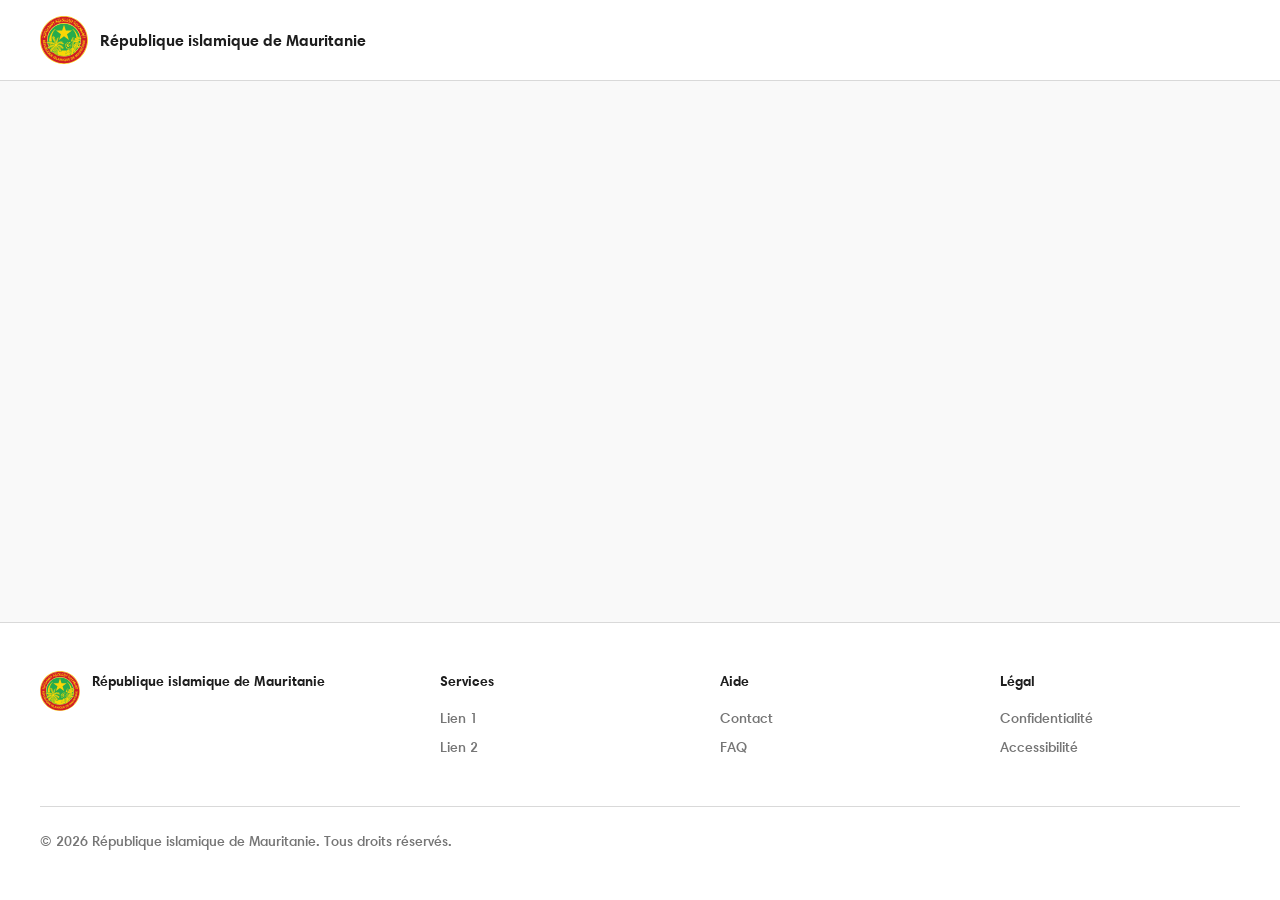
<file: public/template.html>
<!DOCTYPE html>
<html lang="fr" dir="ltr">
<head>
  <meta charset="UTF-8">
  <meta name="viewport" content="width=device-width, initial-scale=1.0">
  <title><!-- Page title here --> — République islamique de Mauritanie</title>
  <link rel="stylesheet" href="ijitil.css">
  <!-- Page-specific styles (optional) -->
  <style>
    /* Add styles unique to this page here */
  </style>
</head>
<body>

  <!-- ===== HEADER ===== -->
  <header class="header" role="banner">
    <div class="header-inner">
      <div class="header-brand">
        <div class="header-logo">
          <img src="sceauRIM.svg" alt="Sceau de la République islamique de Mauritanie">
        </div>
        <div class="header-title">
          <span class="header-title-main">République islamique de Mauritanie</span>
          <span class="header-title-sub"><!-- Ministry / Department name --></span>
        </div>
      </div>
      <!-- Language switcher (optional — copy from index.html if needed) -->
    </div>
  </header>

  <!-- ===== MAIN CONTENT ===== -->
  <main class="main">

    <h1 class="page-title"><!-- Page title --></h1>
    <p class="page-subtitle"><!-- Page subtitle / description --></p>

    <!-- ─── Example: Alert ─── -->
    <!--
    <div class="alert alert-info" role="alert">
      <span class="alert-icon">ℹ️</span>
      <div class="alert-content">
        <div class="alert-title">Information</div>
        <div>Message ici.</div>
      </div>
    </div>
    -->

    <!-- ─── Example: Form ─── -->
    <!--
    <div class="form-group">
      <label class="form-label" for="field1">Libellé</label>
      <input class="form-input" type="text" id="field1" placeholder="Texte indicatif">
      <div class="form-helper">Texte d'aide optionnel.</div>
    </div>
    <div class="form-actions">
      <button class="btn btn-primary">Envoyer</button>
      <button class="btn btn-secondary">Annuler</button>
    </div>
    -->

    <!-- ─── Example: Card ─── -->
    <!--
    <div class="card">
      <div class="card-header">
        <div>
          <div class="card-title">Titre de la carte</div>
          <div class="card-ref">Référence #001</div>
        </div>
        <span class="tag tag-success">Actif</span>
      </div>
      <div class="card-body">
        <div>
          <div class="card-field-label">Champ 1</div>
          <div class="card-field-value">Valeur</div>
        </div>
        <div>
          <div class="card-field-label">Champ 2</div>
          <div class="card-field-value">Valeur</div>
        </div>
      </div>
      <div class="card-footer">
        <button class="btn btn-secondary">Détails</button>
        <button class="btn btn-primary">Action</button>
      </div>
    </div>
    -->

    <!-- ─── Your page content goes here ─── -->

  </main>

  <!-- ===== FOOTER ===== -->
  <footer class="footer" role="contentinfo">
    <div class="footer-inner">
      <div class="footer-brand">
        <div class="footer-logo">
          <img src="sceauRIM.svg" alt="Sceau">
        </div>
        <div>
          <div class="footer-brand-name">République islamique de Mauritanie</div>
          <div class="footer-brand-sub"><!-- Ministry / Department --></div>
        </div>
      </div>
      <div>
        <div class="footer-section-title">Services</div>
        <a class="footer-link" href="#">Lien 1</a>
        <a class="footer-link" href="#">Lien 2</a>
      </div>
      <div>
        <div class="footer-section-title">Aide</div>
        <a class="footer-link" href="#">Contact</a>
        <a class="footer-link" href="#">FAQ</a>
      </div>
      <div>
        <div class="footer-section-title">Légal</div>
        <a class="footer-link" href="#">Confidentialité</a>
        <a class="footer-link" href="#">Accessibilité</a>
      </div>
    </div>
    <div class="footer-bottom">
      © 2026 République islamique de Mauritanie. Tous droits réservés.
    </div>
  </footer>

  <script>
    // Page-specific JavaScript goes here
  </script>

</body>
</html>
</file>
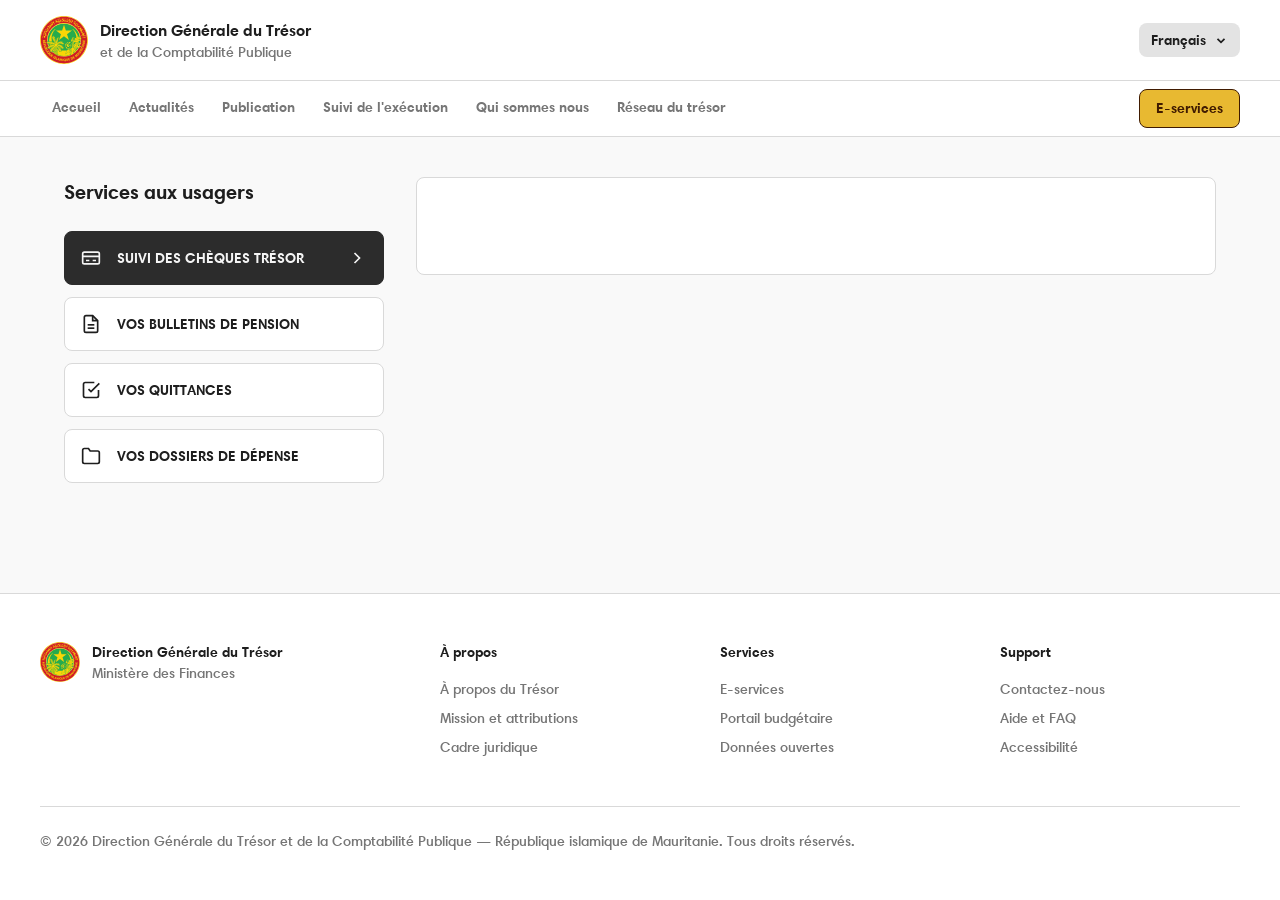
<file: public/tresor.html>
<!DOCTYPE html>
<html lang="fr" dir="ltr">
<head>
  <meta charset="UTF-8">
  <meta name="viewport" content="width=device-width, initial-scale=1.0">
  <title>E-services — Direction Générale du Trésor et de la Comptabilité Publique</title>
  <link rel="stylesheet" href="ijitil.css">
  <style>
    /* ===== Top Nav Bar ===== */
    .topnav {
      background: #fff;
      border-bottom: 1px solid var(--sds-color-border-default);
      padding: 0 var(--sds-size-space-600);
    }

    .topnav-inner {
      max-width: 1200px;
      margin: 0 auto;
      display: flex;
      align-items: center;
      gap: var(--sds-size-space-100);
    }

    .topnav-link {
      display: flex;
      align-items: center;
      gap: var(--sds-size-space-200);
      padding: var(--sds-size-space-300) var(--sds-size-space-300);
      font-size: var(--sds-font-size-sm);
      font-weight: 700;
      color: var(--sds-color-border-neutral-secondary);
      text-decoration: none;
      border-bottom: 2px solid transparent;
      transition: color 0.15s, border-color 0.15s;
      white-space: nowrap;
    }

    .topnav-link:hover {
      color: var(--sds-color-text-default);
    }

    .topnav-link.active {
      color: var(--sds-color-text-default);
      border-bottom-color: var(--sds-color-background-brand-default);
    }

    .topnav-link svg {
      width: 16px;
      height: 16px;
      flex-shrink: 0;
    }

    .topnav-spacer { flex: 1; }

    .btn-eservices {
      background: var(--sds-color-background-warning-default);
      color: var(--sds-color-text-warning-on-warning);
      border-color: var(--sds-color-border-warning-default);
      font-size: var(--sds-font-size-sm);
      padding: var(--sds-size-space-200) var(--sds-size-space-400);
      border-radius: var(--sds-size-radius-200);
      font-weight: 700;
      font-family: var(--sds-font-family);
      border: var(--sds-size-stroke-border) solid;
      cursor: pointer;
      display: inline-flex;
      align-items: center;
      gap: var(--sds-size-space-200);
      text-decoration: none;
      transition: background 0.15s;
      white-space: nowrap;
      margin: var(--sds-size-space-200) 0;
    }

    .btn-eservices:hover {
      background: var(--sds-color-background-warning-hover);
    }

    /* ===== Layout ===== */
    .portal-layout {
      max-width: 1200px;
      margin: 0 auto;
      padding: var(--sds-size-space-1000) var(--sds-size-space-600);
      display: grid;
      grid-template-columns: 320px 1fr;
      gap: var(--sds-size-space-800);
      align-items: start;
      flex: 1;
    }

    /* ===== Service List (left) ===== */
    .service-list-section { }

    .service-list-title {
      font-size: var(--sds-font-size-xl);
      font-weight: 700;
      margin-bottom: var(--sds-size-space-600);
      color: var(--sds-color-text-default);
    }

    .service-list {
      display: flex;
      flex-direction: column;
      gap: var(--sds-size-space-300);
    }

    .service-item {
      display: flex;
      align-items: center;
      gap: var(--sds-size-space-400);
      padding: var(--sds-size-space-400) var(--sds-size-space-400);
      background: #fff;
      border: var(--sds-size-stroke-border) solid var(--sds-color-border-default);
      border-radius: var(--sds-size-radius-200);
      cursor: pointer;
      font-family: var(--sds-font-family);
      font-size: var(--sds-font-size-sm);
      font-weight: 700;
      color: var(--sds-color-text-default);
      text-align: start;
      transition: background 0.12s, border-color 0.12s, box-shadow 0.12s;
      width: 100%;
    }

    .service-item:hover {
      background: var(--sds-color-background-neutral-tertiary);
      border-color: var(--sds-color-border-neutral-secondary);
    }

    .service-item.active {
      background: var(--sds-color-background-brand-default);
      color: var(--sds-color-text-brand-on-brand);
      border-color: var(--sds-color-background-brand-default);
    }

    .service-item svg {
      width: 20px;
      height: 20px;
      flex-shrink: 0;
    }

    .service-item-arrow {
      margin-left: auto;
      width: 16px;
      height: 16px;
      opacity: 0;
      transition: opacity 0.12s;
    }

    .service-item.active .service-item-arrow,
    .service-item:hover .service-item-arrow {
      opacity: 1;
    }

    /* ===== E-services Panel (right) ===== */
    .eservices-panel {
      background: #fff;
      border: var(--sds-size-stroke-border) solid var(--sds-color-border-default);
      border-radius: var(--sds-size-radius-200);
      padding: var(--sds-size-space-800);
    }

    .eservices-panel-title {
      font-size: var(--sds-font-size-2xl);
      font-weight: 700;
      margin-bottom: var(--sds-size-space-200);
    }

    .eservices-panel-subtitle {
      font-size: var(--sds-font-size-md);
      color: var(--sds-color-border-neutral-secondary);
      margin-bottom: var(--sds-size-space-800);
    }

    .eservices-form-row {
      display: flex;
      gap: var(--sds-size-space-400);
      align-items: flex-end;
      flex-wrap: wrap;
    }

    .eservices-form-row .form-group {
      flex: 1;
      min-width: 180px;
      margin-bottom: 0;
    }

    .form-select {
      width: 100%;
      padding: var(--sds-size-space-300) var(--sds-size-space-400);
      font-size: var(--sds-font-size-md);
      font-family: var(--sds-font-family);
      border: var(--sds-size-stroke-border) solid var(--sds-color-border-default);
      border-radius: var(--sds-size-radius-200);
      color: var(--sds-color-text-default);
      background: #fff;
      outline: none;
      cursor: pointer;
      appearance: none;
      background-image: url("data:image/svg+xml,%3Csvg xmlns='http://www.w3.org/2000/svg' width='12' height='12' viewBox='0 0 12 12'%3E%3Cpath d='M3 5l3 3 3-3' stroke='%23767676' stroke-width='1.5' fill='none'/%3E%3C/svg%3E");
      background-repeat: no-repeat;
      background-position: right 12px center;
      padding-right: 36px;
      transition: border-color 0.15s;
    }

    .form-select:focus {
      border-color: var(--sds-color-border-brand);
    }

    /* Results */
    .results-panel {
      margin-top: var(--sds-size-space-800);
      padding-top: var(--sds-size-space-800);
      border-top: 1px solid var(--sds-color-border-default);
    }

    /* Service placeholder (empty state) */
    .empty-state {
      text-align: center;
      padding: var(--sds-size-space-1600) var(--sds-size-space-600);
      color: var(--sds-color-border-neutral-secondary);
    }

    .empty-state svg {
      width: 48px;
      height: 48px;
      margin-bottom: var(--sds-size-space-400);
      opacity: 0.4;
    }

    .empty-state-title {
      font-size: var(--sds-font-size-lg);
      font-weight: 700;
      color: var(--sds-color-text-default);
      margin-bottom: var(--sds-size-space-200);
    }

    /* Result card detail row */
    .detail-row {
      display: flex;
      gap: var(--sds-size-space-800);
      flex-wrap: wrap;
    }

    .detail-item { flex: 1; min-width: 120px; }

    /* Footer override for portal (wider) */
    .footer { flex-shrink: 0; }

    /* Responsive */
    @media (max-width: 860px) {
      .portal-layout {
        grid-template-columns: 1fr;
      }
      .topnav-link span { display: none; }
      .topnav-link svg { display: block; }
    }

    @media (max-width: 600px) {
      .portal-layout {
        padding: var(--sds-size-space-600) var(--sds-size-space-400);
      }
      .eservices-panel {
        padding: var(--sds-size-space-600);
      }
      .eservices-form-row {
        flex-direction: column;
      }
      .topnav { display: none; }
    }
  </style>
</head>
<body>

  <!-- ===== HEADER ===== -->
  <header class="header" role="banner">
    <div class="header-inner">
      <div class="header-brand">
        <div class="header-logo">
          <img src="sceauRIM.svg" alt="Sceau de la République islamique de Mauritanie">
        </div>
        <div class="header-title">
          <span class="header-title-main" data-i18n="header.title">Direction Générale du Trésor</span>
          <span class="header-title-sub" data-i18n="header.subtitle">et de la Comptabilité Publique</span>
        </div>
      </div>
      <div class="lang-dropdown" id="lang-dropdown">
        <button class="lang-toggle" onclick="toggleDropdown()" aria-haspopup="listbox" aria-expanded="false" aria-label="Changer de langue">
          <span id="lang-label">Français</span>
          <svg viewBox="0 0 12 12" fill="none" stroke="currentColor" stroke-width="1.5"><path d="M3 5l3 3 3-3"/></svg>
        </button>
        <div class="lang-menu" role="listbox" aria-label="Langue">
          <button class="lang-option selected" role="option" aria-selected="true" data-lang="fr" onclick="selectLang('fr')">
            <span>Français</span>
            <svg class="lang-check" viewBox="0 0 16 16" fill="none" stroke="currentColor" stroke-width="2"><path d="M3 8.5l3.5 3.5 6.5-8"/></svg>
          </button>
          <button class="lang-option" role="option" aria-selected="false" data-lang="ar" onclick="selectLang('ar')">
            <span>عربي</span>
            <svg class="lang-check" viewBox="0 0 16 16" fill="none" stroke="currentColor" stroke-width="2"><path d="M3 8.5l3.5 3.5 6.5-8"/></svg>
          </button>
        </div>
      </div>
    </div>
  </header>

  <!-- ===== TOP NAV ===== -->
  <nav class="topnav" aria-label="Navigation principale" role="navigation">
    <div class="topnav-inner">
      <a href="#" class="topnav-link" data-i18n="nav.home">
        <svg viewBox="0 0 24 24" fill="none" stroke="currentColor" stroke-width="2"><path d="M3 9l9-7 9 7v11a2 2 0 0 1-2 2H5a2 2 0 0 1-2-2z"/><polyline points="9 22 9 12 15 12 15 22"/></svg>
        <span>Accueil</span>
      </a>
      <a href="#" class="topnav-link" data-i18n="nav.news">
        <svg viewBox="0 0 24 24" fill="none" stroke="currentColor" stroke-width="2"><path d="M4 22h16a2 2 0 0 0 2-2V4a2 2 0 0 0-2-2H8a2 2 0 0 0-2 2v16a2 2 0 0 0-2 2zm0 0a2 2 0 0 1-2-2v-9c0-1.1.9-2 2-2h2"/><path d="M18 14h-8M15 18h-5M10 6h8v4h-8V6z"/></svg>
        <span>Actualités</span>
      </a>
      <a href="#" class="topnav-link" data-i18n="nav.publications">
        <svg viewBox="0 0 24 24" fill="none" stroke="currentColor" stroke-width="2"><path d="M14 2H6a2 2 0 0 0-2 2v16a2 2 0 0 0 2 2h12a2 2 0 0 0 2-2V8z"/><polyline points="14 2 14 8 20 8"/></svg>
        <span>Publication</span>
      </a>
      <a href="#" class="topnav-link" data-i18n="nav.execution">
        <svg viewBox="0 0 24 24" fill="none" stroke="currentColor" stroke-width="2"><path d="M3 3v18h18"/><path d="m19 9-5 5-4-4-3 3"/></svg>
        <span>Suivi de l'exécution</span>
      </a>
      <a href="#" class="topnav-link" data-i18n="nav.about">
        <svg viewBox="0 0 24 24" fill="none" stroke="currentColor" stroke-width="2"><circle cx="12" cy="12" r="10"/><path d="M12 16v-4M12 8h.01"/></svg>
        <span>Qui sommes nous</span>
      </a>
      <a href="#" class="topnav-link" data-i18n="nav.network">
        <svg viewBox="0 0 24 24" fill="none" stroke="currentColor" stroke-width="2"><circle cx="12" cy="5" r="3"/><circle cx="5" cy="19" r="3"/><circle cx="19" cy="19" r="3"/><path d="M12 8v13M5 16l7-8M19 16l-7-8"/></svg>
        <span>Réseau du trésor</span>
      </a>
      <div class="topnav-spacer"></div>
      <a href="#" class="btn-eservices" aria-current="page" data-i18n="nav.eservices">
        <svg width="16" height="16" viewBox="0 0 24 24" fill="none" stroke="currentColor" stroke-width="2"><rect x="2" y="3" width="20" height="14" rx="2"/><path d="M8 21h8M12 17v4"/></svg>
        E-services
      </a>
    </div>
  </nav>

  <!-- ===== MAIN ===== -->
  <main role="main">
    <div class="portal-layout">

      <!-- LEFT: Service list -->
      <aside aria-label="Services aux usagers">
        <h1 class="service-list-title" data-i18n="services.title">Services aux usagers</h1>
        <div class="service-list" role="list" id="service-list">

          <button class="service-item" role="listitem" data-service="checks" onclick="selectService('checks')" aria-pressed="false">
            <svg viewBox="0 0 24 24" fill="none" stroke="currentColor" stroke-width="2">
              <rect x="2" y="5" width="20" height="14" rx="2"/>
              <path d="M2 10h20M6 15h4M14 15h4"/>
            </svg>
            <span data-i18n="service.checks">SUIVI DES CHÈQUES TRÉSOR</span>
            <svg class="service-item-arrow" viewBox="0 0 24 24" fill="none" stroke="currentColor" stroke-width="2"><path d="M9 18l6-6-6-6"/></svg>
          </button>

          <button class="service-item" role="listitem" data-service="pension" onclick="selectService('pension')" aria-pressed="false">
            <svg viewBox="0 0 24 24" fill="none" stroke="currentColor" stroke-width="2">
              <path d="M14 2H6a2 2 0 0 0-2 2v16a2 2 0 0 0 2 2h12a2 2 0 0 0 2-2V8z"/>
              <polyline points="14 2 14 8 20 8"/>
              <line x1="16" y1="13" x2="8" y2="13"/>
              <line x1="16" y1="17" x2="8" y2="17"/>
            </svg>
            <span data-i18n="service.pension">VOS BULLETINS DE PENSION</span>
            <svg class="service-item-arrow" viewBox="0 0 24 24" fill="none" stroke="currentColor" stroke-width="2"><path d="M9 18l6-6-6-6"/></svg>
          </button>

          <button class="service-item" role="listitem" data-service="quittances" onclick="selectService('quittances')" aria-pressed="false">
            <svg viewBox="0 0 24 24" fill="none" stroke="currentColor" stroke-width="2">
              <path d="M9 11l3 3L22 4"/>
              <path d="M21 12v7a2 2 0 0 1-2 2H5a2 2 0 0 1-2-2V5a2 2 0 0 1 2-2h11"/>
            </svg>
            <span data-i18n="service.quittances">VOS QUITTANCES</span>
            <svg class="service-item-arrow" viewBox="0 0 24 24" fill="none" stroke="currentColor" stroke-width="2"><path d="M9 18l6-6-6-6"/></svg>
          </button>

          <button class="service-item" role="listitem" data-service="depenses" onclick="selectService('depenses')" aria-pressed="false">
            <svg viewBox="0 0 24 24" fill="none" stroke="currentColor" stroke-width="2">
              <path d="M22 19a2 2 0 0 1-2 2H4a2 2 0 0 1-2-2V5a2 2 0 0 1 2-2h5l2 3h9a2 2 0 0 1 2 2z"/>
            </svg>
            <span data-i18n="service.depenses">VOS DOSSIERS DE DÉPENSE</span>
            <svg class="service-item-arrow" viewBox="0 0 24 24" fill="none" stroke="currentColor" stroke-width="2"><path d="M9 18l6-6-6-6"/></svg>
          </button>

        </div>
      </aside>

      <!-- RIGHT: E-services panel -->
      <section class="eservices-panel" aria-labelledby="eservices-heading">

        <!-- Empty state (no service selected) -->
        <div id="empty-state" class="empty-state">
          <svg viewBox="0 0 24 24" fill="none" stroke="currentColor" stroke-width="1.5">
            <rect x="2" y="3" width="20" height="14" rx="2"/>
            <path d="M8 21h8M12 17v4"/>
          </svg>
          <div class="empty-state-title" data-i18n="eservices.emptyTitle">E-services</div>
          <p data-i18n="eservices.emptyDesc">Sélectionnez un service dans la liste pour commencer.</p>
        </div>

        <!-- Service form (shown when a service is selected) -->
        <div id="service-form-panel" class="hidden">
          <h2 id="eservices-heading" class="eservices-panel-title" id="form-title"></h2>
          <p class="eservices-panel-subtitle" id="form-subtitle"></p>

          <!-- Alert -->
          <div id="alert-box" class="alert" hidden>
            <span class="alert-icon" id="alert-icon">ℹ</span>
            <div class="alert-content">
              <div class="alert-title" id="alert-title"></div>
              <div id="alert-message"></div>
            </div>
            <button class="alert-dismiss" onclick="dismissAlert()" aria-label="Fermer">&times;</button>
          </div>

          <!-- Checks form -->
          <form id="form-checks" class="hidden" onsubmit="handleSubmit(event, 'checks')">
            <div class="eservices-form-row">
              <div class="form-group">
                <label class="form-label" for="check-number" data-i18n="checks.label">Numéro du chèque</label>
                <input class="form-input" type="text" id="check-number" required
                  data-i18n-placeholder="checks.placeholder" placeholder="Ex: 00123456">
              </div>
              <div class="form-group" style="max-width:180px;">
                <label class="form-label" for="check-year" data-i18n="checks.year">Année</label>
                <select class="form-select" id="check-year">
                  <option value="2026">2026</option>
                  <option value="2025">2025</option>
                  <option value="2024">2024</option>
                </select>
              </div>
              <div style="padding-bottom: var(--sds-size-space-100);">
                <button class="btn btn-primary" type="submit" id="btn-checks" data-i18n="form.confirm">Confirmer</button>
              </div>
            </div>
          </form>

          <!-- Pension form -->
          <form id="form-pension" class="hidden" onsubmit="handleSubmit(event, 'pension')">
            <div class="eservices-form-row">
              <div class="form-group">
                <label class="form-label" for="pension-number" data-i18n="pension.label">N° de la pension</label>
                <input class="form-input" type="text" id="pension-number" required
                  data-i18n-placeholder="pension.placeholder" placeholder="N° de la pension">
              </div>
              <div class="form-group" style="max-width:160px;">
                <label class="form-label" for="pension-date" data-i18n="pension.date">Date</label>
                <select class="form-select" id="pension-date">
                  <option value="">Toutes dates</option>
                  <option value="2026-01">Janvier 2026</option>
                  <option value="2025-12">Décembre 2025</option>
                  <option value="2025-11">Novembre 2025</option>
                  <option value="2025-10">Octobre 2025</option>
                </select>
              </div>
              <div style="padding-bottom: var(--sds-size-space-100);">
                <button class="btn btn-primary" type="submit" id="btn-pension" data-i18n="form.confirm">Confirmer</button>
              </div>
            </div>
          </form>

          <!-- Quittances form -->
          <form id="form-quittances" class="hidden" onsubmit="handleSubmit(event, 'quittances')">
            <div class="eservices-form-row">
              <div class="form-group">
                <label class="form-label" for="quittance-number" data-i18n="quittances.label">N° de quittance</label>
                <input class="form-input" type="text" id="quittance-number" required
                  data-i18n-placeholder="quittances.placeholder" placeholder="Ex: QT-2025-00789">
              </div>
              <div style="padding-bottom: var(--sds-size-space-100);">
                <button class="btn btn-primary" type="submit" data-i18n="form.confirm">Confirmer</button>
              </div>
            </div>
          </form>

          <!-- Dossiers de dépense form -->
          <form id="form-depenses" class="hidden" onsubmit="handleSubmit(event, 'depenses')">
            <div class="eservices-form-row">
              <div class="form-group">
                <label class="form-label" for="depense-number" data-i18n="depenses.label">N° du dossier</label>
                <input class="form-input" type="text" id="depense-number" required
                  data-i18n-placeholder="depenses.placeholder" placeholder="Ex: DD-2026-00412">
              </div>
              <div class="form-group" style="max-width:180px;">
                <label class="form-label" for="depense-type" data-i18n="depenses.type">Type</label>
                <select class="form-select" id="depense-type">
                  <option value="all" data-i18n="depenses.typeAll">Tous types</option>
                  <option value="ordinaire" data-i18n="depenses.typeOrd">Ordinaire</option>
                  <option value="solde" data-i18n="depenses.typeSolde">Solde</option>
                  <option value="dette" data-i18n="depenses.typeDette">Dette</option>
                </select>
              </div>
              <div style="padding-bottom: var(--sds-size-space-100);">
                <button class="btn btn-primary" type="submit" data-i18n="form.confirm">Confirmer</button>
              </div>
            </div>
          </form>

          <!-- Results -->
          <div id="results-panel" class="results-panel hidden" aria-live="polite">
            <div class="results-title" data-i18n="results.title">Résultats</div>
            <p class="results-count" id="results-count"></p>
            <div id="results-list"></div>
          </div>

        </div>
      </section>

    </div>
  </main>

  <!-- ===== FOOTER ===== -->
  <footer class="footer" role="contentinfo">
    <div class="footer-inner">
      <div class="footer-brand">
        <div class="footer-logo"><img src="sceauRIM.svg" alt="Sceau de la République islamique de Mauritanie"></div>
        <div>
          <div class="footer-brand-name" data-i18n="footer.org">Direction Générale du Trésor</div>
          <div class="footer-brand-sub" data-i18n="footer.ministry">Ministère des Finances</div>
        </div>
      </div>
      <div>
        <div class="footer-section-title" data-i18n="footer.about">À propos</div>
        <a href="#" class="footer-link" data-i18n="footer.aboutUs">À propos du Trésor</a>
        <a href="#" class="footer-link" data-i18n="footer.mission">Mission et attributions</a>
        <a href="#" class="footer-link" data-i18n="footer.legal">Cadre juridique</a>
      </div>
      <div>
        <div class="footer-section-title" data-i18n="footer.services">Services</div>
        <a href="#" class="footer-link" data-i18n="footer.eservices">E-services</a>
        <a href="#" class="footer-link" data-i18n="footer.budget">Portail budgétaire</a>
        <a href="#" class="footer-link" data-i18n="footer.openData">Données ouvertes</a>
      </div>
      <div>
        <div class="footer-section-title" data-i18n="footer.support">Support</div>
        <a href="#" class="footer-link" data-i18n="footer.contact">Contactez-nous</a>
        <a href="#" class="footer-link" data-i18n="footer.faq">Aide et FAQ</a>
        <a href="#" class="footer-link" data-i18n="footer.accessibility">Accessibilité</a>
      </div>
    </div>
    <div class="footer-bottom" data-i18n="footer.copyright">© 2026 Direction Générale du Trésor et de la Comptabilité Publique — République islamique de Mauritanie. Tous droits réservés.</div>
  </footer>

  <script>
    // ===== i18n =====
    const i18n = {
      fr: {
        'header.title': 'Direction Générale du Trésor',
        'header.subtitle': 'et de la Comptabilité Publique',
        'nav.home': 'Accueil',
        'nav.news': 'Actualités',
        'nav.publications': 'Publication',
        'nav.execution': "Suivi de l'exécution",
        'nav.about': 'Qui sommes nous',
        'nav.network': 'Réseau du trésor',
        'nav.eservices': 'E-services',
        'services.title': 'Services aux usagers',
        'service.checks': 'SUIVI DES CHÈQUES TRÉSOR',
        'service.pension': 'VOS BULLETINS DE PENSION',
        'service.quittances': 'VOS QUITTANCES',
        'service.depenses': 'VOS DOSSIERS DE DÉPENSE',
        'eservices.emptyTitle': 'E-services',
        'eservices.emptyDesc': 'Sélectionnez un service dans la liste pour commencer.',
        'checks.title': 'Suivi des chèques Trésor',
        'checks.subtitle': 'Vérifiez le statut d\'un chèque du Trésor en saisissant son numéro.',
        'checks.label': 'Numéro du chèque',
        'checks.placeholder': 'Ex: 00123456',
        'checks.year': 'Année',
        'pension.title': 'Vos bulletins de pension',
        'pension.subtitle': 'Consultez vos bulletins de pension en saisissant votre numéro de pension.',
        'pension.label': 'N° de la pension',
        'pension.placeholder': 'N° de la pension',
        'pension.date': 'Date',
        'quittances.title': 'Vos quittances',
        'quittances.subtitle': 'Consultez et téléchargez vos quittances de paiement.',
        'quittances.label': 'N° de quittance',
        'quittances.placeholder': 'Ex: QT-2025-00789',
        'depenses.title': 'Vos dossiers de dépense',
        'depenses.subtitle': 'Suivez l\'état de traitement de vos dossiers de dépense.',
        'depenses.label': 'N° du dossier',
        'depenses.placeholder': 'Ex: DD-2026-00412',
        'depenses.type': 'Type',
        'depenses.typeAll': 'Tous types',
        'depenses.typeOrd': 'Ordinaire',
        'depenses.typeSolde': 'Solde',
        'depenses.typeDette': 'Dette',
        'form.confirm': 'Confirmer',
        'form.reset': 'Réinitialiser',
        'results.title': 'Résultats',
        'results.count': '{n} résultat(s) trouvé(s)',
        'results.none': 'Aucun résultat trouvé',
        'results.noneDesc': 'Aucune donnée trouvée pour les informations fournies.',
        'alert.searching': 'Recherche en cours...',
        'alert.searchingDesc': 'Veuillez patienter.',
        'field.ref': 'Référence',
        'field.date': 'Date',
        'field.amount': 'Montant',
        'field.status': 'Statut',
        'field.beneficiary': 'Bénéficiaire',
        'field.type': 'Type',
        'status.paid': 'Payé',
        'status.unpaid': 'Non payé',
        'status.pending': 'En cours',
        'status.validated': 'Validé',
        'status.rejected': 'Rejeté',
        'footer.org': 'Direction Générale du Trésor',
        'footer.ministry': 'Ministère des Finances',
        'footer.about': 'À propos',
        'footer.aboutUs': 'À propos du Trésor',
        'footer.mission': 'Mission et attributions',
        'footer.legal': 'Cadre juridique',
        'footer.services': 'Services',
        'footer.eservices': 'E-services',
        'footer.budget': 'Portail budgétaire',
        'footer.openData': 'Données ouvertes',
        'footer.support': 'Support',
        'footer.contact': 'Contactez-nous',
        'footer.faq': 'Aide et FAQ',
        'footer.accessibility': 'Accessibilité',
        'footer.copyright': '© 2026 Direction Générale du Trésor et de la Comptabilité Publique — République islamique de Mauritanie. Tous droits réservés.',
      },
      ar: {
        'header.title': 'المديرية العامة للخزينة',
        'header.subtitle': 'والمحاسبة العمومية',
        'nav.home': 'الرئيسية',
        'nav.news': 'الأخبار',
        'nav.publications': 'المنشورات',
        'nav.execution': 'متابعة التنفيذ',
        'nav.about': 'من نحن',
        'nav.network': 'شبكة الخزينة',
        'nav.eservices': 'الخدمات الإلكترونية',
        'services.title': 'خدمات المستخدمين',
        'service.checks': 'متابعة شيكات الخزينة',
        'service.pension': 'بطاقات المعاش',
        'service.quittances': 'وصولاتكم',
        'service.depenses': 'ملفات نفقاتكم',
        'eservices.emptyTitle': 'الخدمات الإلكترونية',
        'eservices.emptyDesc': 'اختر خدمة من القائمة للبدء.',
        'checks.title': 'متابعة شيكات الخزينة',
        'checks.subtitle': 'تحقق من حالة شيك الخزينة بإدخال رقمه.',
        'checks.label': 'رقم الشيك',
        'checks.placeholder': 'مثال: 00123456',
        'checks.year': 'السنة',
        'pension.title': 'بطاقات المعاش',
        'pension.subtitle': 'اطلع على بطاقات معاشك بإدخال رقم معاشك.',
        'pension.label': 'رقم المعاش',
        'pension.placeholder': 'رقم المعاش',
        'pension.date': 'التاريخ',
        'quittances.title': 'وصولاتكم',
        'quittances.subtitle': 'اطلع على وصولات الدفع وقم بتنزيلها.',
        'quittances.label': 'رقم الوصل',
        'quittances.placeholder': 'مثال: QT-2025-00789',
        'depenses.title': 'ملفات النفقات',
        'depenses.subtitle': 'تابع حالة معالجة ملفات نفقاتك.',
        'depenses.label': 'رقم الملف',
        'depenses.placeholder': 'مثال: DD-2026-00412',
        'depenses.type': 'النوع',
        'depenses.typeAll': 'كل الأنواع',
        'depenses.typeOrd': 'عادي',
        'depenses.typeSolde': 'رصيد',
        'depenses.typeDette': 'دين',
        'form.confirm': 'تأكيد',
        'form.reset': 'إعادة تعيين',
        'results.title': 'النتائج',
        'results.count': 'تم العثور على {n} نتيجة',
        'results.none': 'لم يتم العثور على نتائج',
        'results.noneDesc': 'لم يتم العثور على بيانات للمعلومات المقدمة.',
        'alert.searching': 'جاري البحث...',
        'alert.searchingDesc': 'يرجى الانتظار.',
        'field.ref': 'المرجع',
        'field.date': 'التاريخ',
        'field.amount': 'المبلغ',
        'field.status': 'الحالة',
        'field.beneficiary': 'المستفيد',
        'field.type': 'النوع',
        'status.paid': 'مدفوع',
        'status.unpaid': 'غير مدفوع',
        'status.pending': 'قيد المعالجة',
        'status.validated': 'مصادق عليه',
        'status.rejected': 'مرفوض',
        'footer.org': 'المديرية العامة للخزينة',
        'footer.ministry': 'وزارة المالية',
        'footer.about': 'حول',
        'footer.aboutUs': 'عن الخزينة',
        'footer.mission': 'المهام والصلاحيات',
        'footer.legal': 'الإطار القانوني',
        'footer.services': 'الخدمات',
        'footer.eservices': 'الخدمات الإلكترونية',
        'footer.budget': 'بوابة الميزانية',
        'footer.openData': 'البيانات المفتوحة',
        'footer.support': 'الدعم',
        'footer.contact': 'اتصل بنا',
        'footer.faq': 'المساعدة والأسئلة الشائعة',
        'footer.accessibility': 'إمكانية الوصول',
        'footer.copyright': '© 2026 المديرية العامة للخزينة والمحاسبة العمومية — الجمهورية الإسلامية الموريتانية. جميع الحقوق محفوظة.',
      }
    };

    // ===== Mock data =====
    const mockData = {
      checks: [
        { ref: 'CHQ-2026-00147', date: '2026-02-10', amount: '245 000 MRU', beneficiary: 'Mohamed Ould Ahmed', status: 'paid' },
        { ref: 'CHQ-2025-09832', date: '2025-11-03', amount: '80 000 MRU', beneficiary: 'Société MAUROIL', status: 'pending' },
      ],
      pension: [
        { ref: 'PEN-2026-01-00412', date: 'Janvier 2026', amount: '35 000 MRU', beneficiary: 'Aminata Mint Sidi', status: 'paid' },
        { ref: 'PEN-2025-12-00412', date: 'Décembre 2025', amount: '35 000 MRU', beneficiary: 'Aminata Mint Sidi', status: 'paid' },
        { ref: 'PEN-2025-11-00412', date: 'Novembre 2025', amount: '35 000 MRU', beneficiary: 'Aminata Mint Sidi', status: 'paid' },
      ],
      quittances: [
        { ref: 'QT-2026-00789', date: '2026-01-20', amount: '12 500 MRU', type: 'Taxe foncière', status: 'validated' },
      ],
      depenses: [
        { ref: 'DD-2026-00412', date: '2026-01-15', amount: '1 200 000 MRU', type: 'Ordinaire', status: 'pending' },
        { ref: 'DD-2025-08840', date: '2025-10-02', amount: '560 000 MRU', type: 'Solde', status: 'validated' },
      ],
    };

    let currentLang = 'fr';
    let activeService = null;

    function t(key) {
      return i18n[currentLang][key] || key;
    }

    // ===== Service Selection =====
    function selectService(serviceId) {
      activeService = serviceId;

      // Update sidebar active state
      document.querySelectorAll('.service-item').forEach(btn => {
        const isActive = btn.getAttribute('data-service') === serviceId;
        btn.classList.toggle('active', isActive);
        btn.setAttribute('aria-pressed', isActive);
      });

      // Show form panel, hide empty state
      document.getElementById('empty-state').classList.add('hidden');
      document.getElementById('service-form-panel').classList.remove('hidden');

      // Update title/subtitle
      document.getElementById('form-title').textContent = t(`${serviceId}.title`);
      document.getElementById('form-subtitle').textContent = t(`${serviceId}.subtitle`);

      // Show correct form, hide others
      ['checks', 'pension', 'quittances', 'depenses'].forEach(id => {
        document.getElementById(`form-${id}`).classList.toggle('hidden', id !== serviceId);
      });

      // Reset results and alert
      document.getElementById('results-panel').classList.add('hidden');
      dismissAlert();
    }

    // ===== Form Submit =====
    function handleSubmit(e, type) {
      e.preventDefault();
      showAlert('info', t('alert.searching'), t('alert.searchingDesc'));
      document.getElementById('results-panel').classList.add('hidden');

      setTimeout(() => {
        dismissAlert();
        renderResults(type);
      }, 1000);
    }

    // ===== Render Results =====
    function renderResults(type) {
      const data = mockData[type];
      const panel = document.getElementById('results-panel');
      const list = document.getElementById('results-list');
      const count = document.getElementById('results-count');

      if (!data || data.length === 0) {
        showAlert('success', t('results.none'), t('results.noneDesc'));
        return;
      }

      count.textContent = t('results.count').replace('{n}', data.length);
      list.innerHTML = '';

      const statusMap = {
        paid:      { key: 'status.paid',      css: 'tag-success' },
        unpaid:    { key: 'status.unpaid',     css: 'tag-danger' },
        pending:   { key: 'status.pending',    css: 'tag-warning' },
        validated: { key: 'status.validated',  css: 'tag-success' },
        rejected:  { key: 'status.rejected',   css: 'tag-danger' },
      };

      data.forEach(item => {
        const st = statusMap[item.status] || { key: item.status, css: 'tag-neutral' };
        const beneficiaryOrType = item.beneficiary || item.type || '';
        const beneficiaryLabel = item.beneficiary ? t('field.beneficiary') : t('field.type');

        list.innerHTML += `
          <article class="card">
            <div class="card-header">
              <div>
                <div class="card-title">${item.ref}</div>
              </div>
              <span class="tag ${st.css}">${t(st.key)}</span>
            </div>
            <div class="card-body">
              <div>
                <div class="card-field-label">${t('field.date')}</div>
                <div class="card-field-value">${item.date}</div>
              </div>
              <div>
                <div class="card-field-label">${t('field.amount')}</div>
                <div class="card-field-value">${item.amount}</div>
              </div>
              ${beneficiaryOrType ? `
              <div>
                <div class="card-field-label">${beneficiaryLabel}</div>
                <div class="card-field-value">${beneficiaryOrType}</div>
              </div>` : ''}
            </div>
            <div class="card-footer">
              <button class="btn btn-secondary" onclick="alert('Détails non disponibles dans ce prototype.')" data-i18n="card.details">Détails</button>
              ${item.status === 'paid' || item.status === 'validated' ? `<button class="btn btn-primary" onclick="alert('Téléchargement non disponible dans ce prototype.')">Télécharger</button>` : ''}
            </div>
          </article>
        `;
      });

      panel.classList.remove('hidden');
    }

    // ===== Alert =====
    function showAlert(type, title, message) {
      const box = document.getElementById('alert-box');
      const icons = { info: 'ℹ', error: '✕', success: '✓', warning: '⚠' };
      box.className = `alert alert-${type}`;
      document.getElementById('alert-icon').textContent = icons[type] || 'ℹ';
      document.getElementById('alert-title').textContent = title;
      document.getElementById('alert-message').textContent = message || '';
      box.removeAttribute('hidden');
    }

    function dismissAlert() {
      const box = document.getElementById('alert-box');
      if (box) box.setAttribute('hidden', '');
    }

    // ===== i18n =====
    function applyLang(lang) {
      currentLang = lang;
      const html = document.documentElement;
      html.setAttribute('lang', lang === 'ar' ? 'ar' : 'fr');
      html.setAttribute('dir', lang === 'ar' ? 'rtl' : 'ltr');

      const langNames = { fr: 'Français', ar: 'عربي' };
      document.getElementById('lang-label').textContent = langNames[lang];
      document.querySelectorAll('.lang-option').forEach(opt => {
        const isSelected = opt.getAttribute('data-lang') === lang;
        opt.classList.toggle('selected', isSelected);
        opt.setAttribute('aria-selected', isSelected);
      });

      document.querySelectorAll('[data-i18n]').forEach(el => {
        const key = el.getAttribute('data-i18n');
        if (i18n[lang][key]) el.textContent = i18n[lang][key];
      });

      document.querySelectorAll('[data-i18n-placeholder]').forEach(el => {
        const key = el.getAttribute('data-i18n-placeholder');
        if (i18n[lang][key]) el.placeholder = i18n[lang][key];
      });

      // Re-render active service panel labels
      if (activeService) {
        document.getElementById('form-title').textContent = t(`${activeService}.title`);
        document.getElementById('form-subtitle').textContent = t(`${activeService}.subtitle`);
      }

      // Fix RTL for lang menu
      const menu = document.querySelector('.lang-menu');
      if (lang === 'ar') {
        menu.style.right = 'auto';
        menu.style.left = '0';
      } else {
        menu.style.right = '0';
        menu.style.left = 'auto';
      }
    }

    // ===== Dropdown =====
    function toggleDropdown() {
      const dd = document.getElementById('lang-dropdown');
      const isOpen = dd.classList.toggle('open');
      dd.querySelector('.lang-toggle').setAttribute('aria-expanded', isOpen);
    }

    function selectLang(lang) {
      applyLang(lang);
      closeDropdown();
    }

    function closeDropdown() {
      const dd = document.getElementById('lang-dropdown');
      dd.classList.remove('open');
      dd.querySelector('.lang-toggle').setAttribute('aria-expanded', 'false');
    }

    document.addEventListener('click', function(e) {
      const dd = document.getElementById('lang-dropdown');
      if (!dd.contains(e.target)) closeDropdown();
    });

    document.addEventListener('keydown', function(e) {
      if (e.key === 'Escape') closeDropdown();
    });

    // Init — auto-select checks (matches ?form=checks URL)
    applyLang('fr');
    const urlParams = new URLSearchParams(window.location.search);
    const formParam = urlParams.get('form');
    if (formParam && ['checks', 'pension', 'quittances', 'depenses'].includes(formParam)) {
      selectService(formParam);
    } else {
      selectService('checks');
    }
  </script>

</body>
</html>
</file>
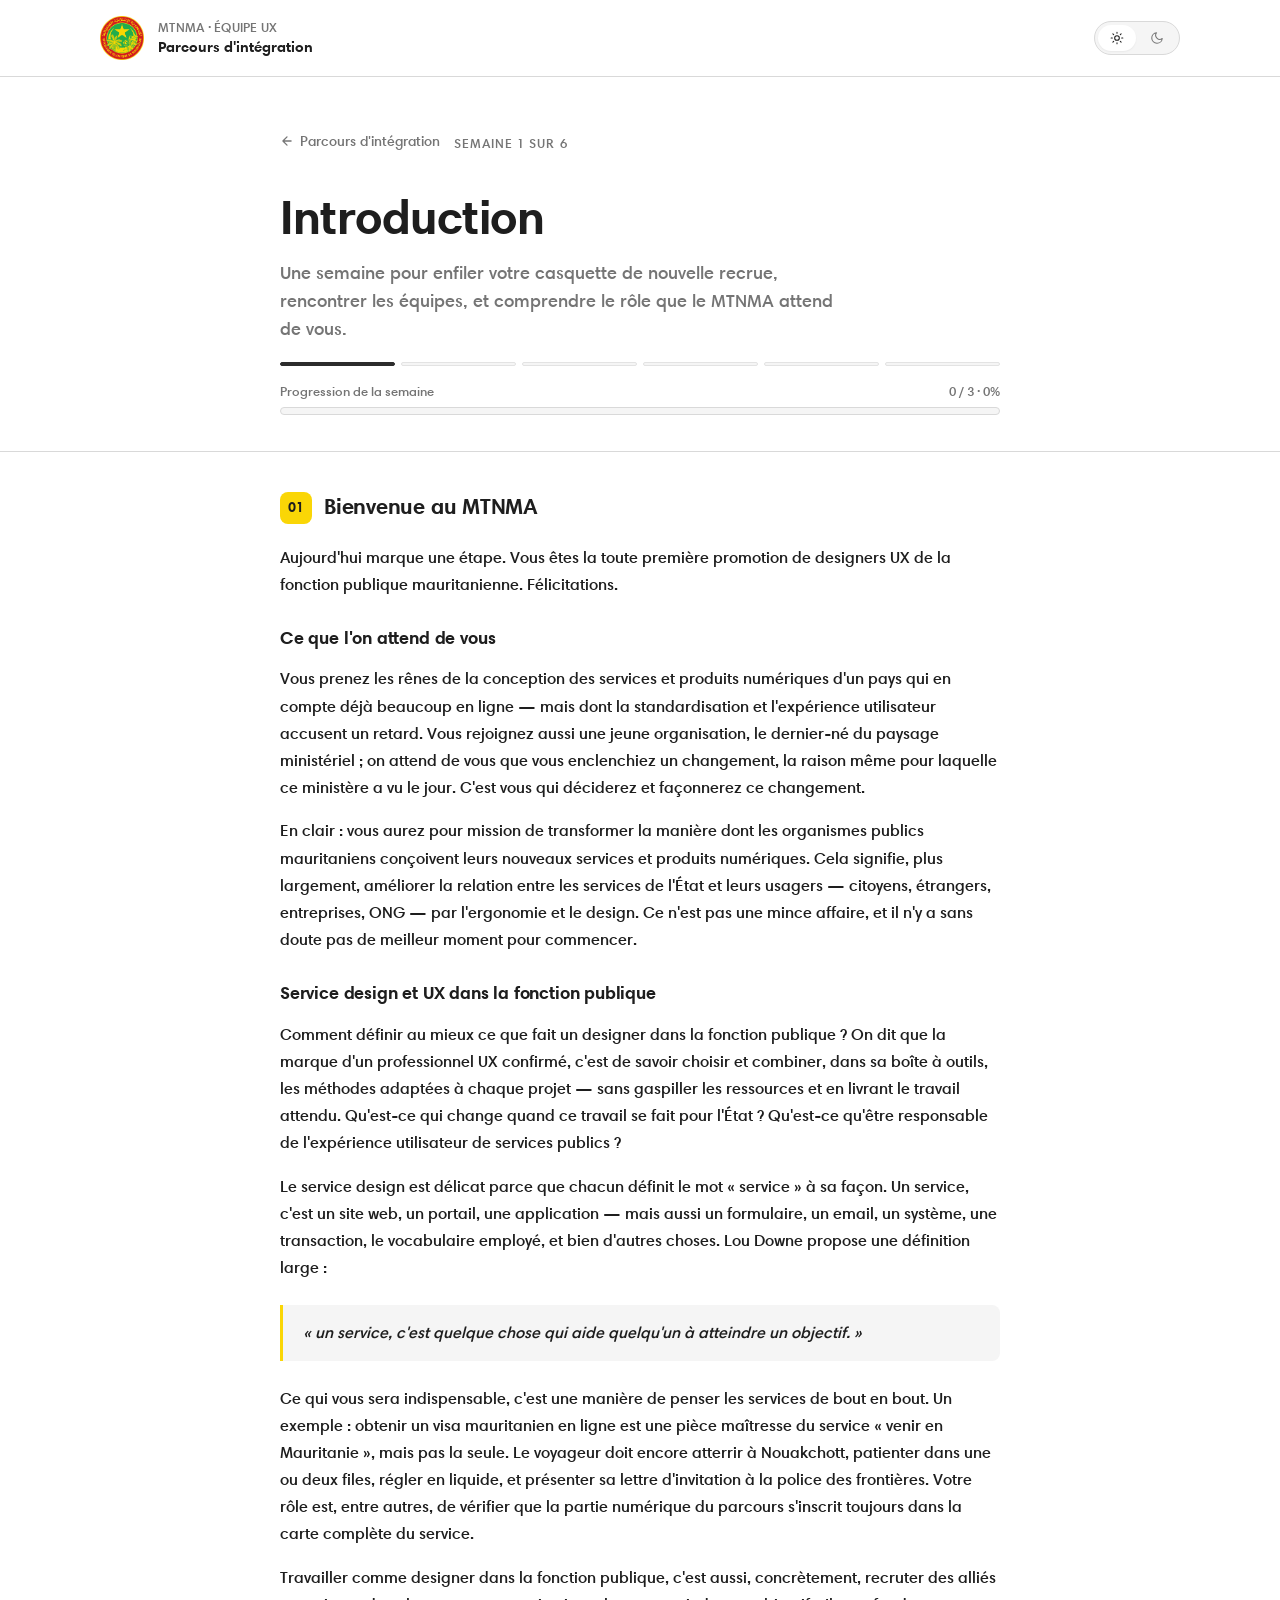
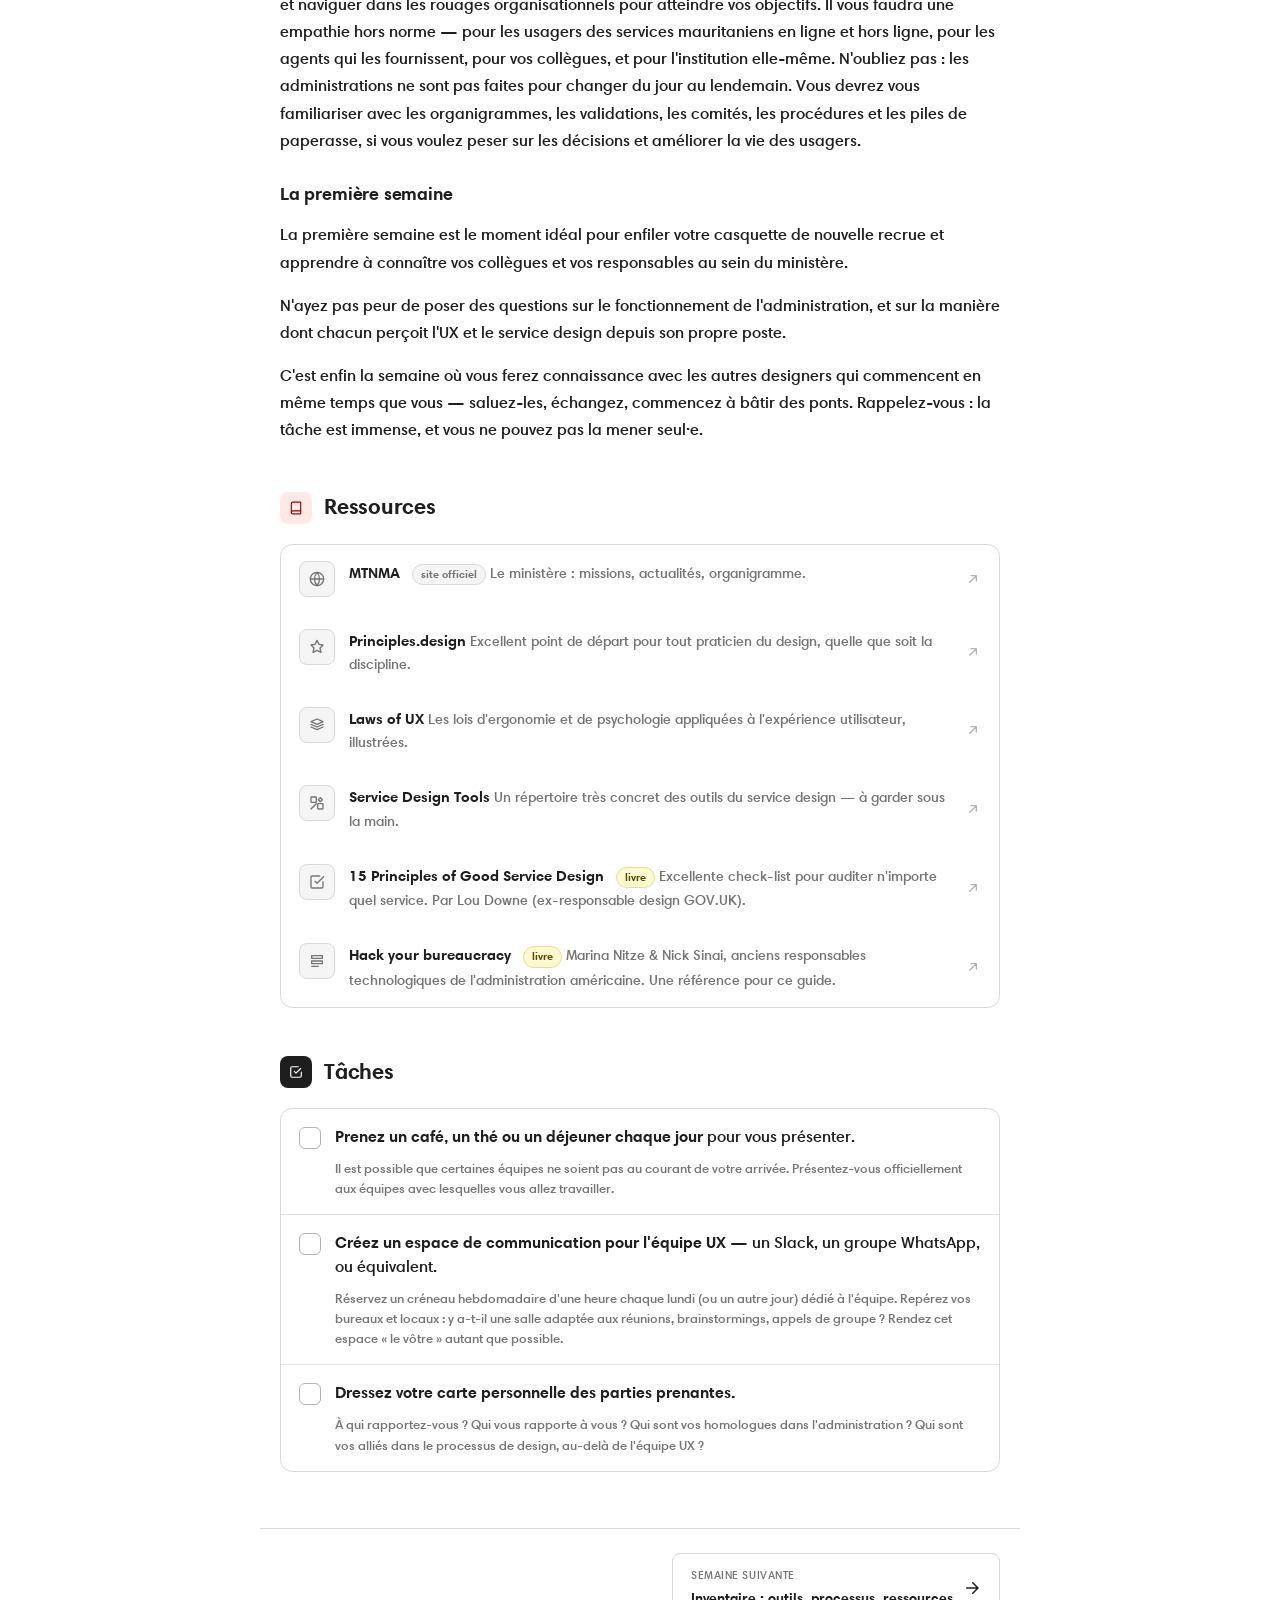
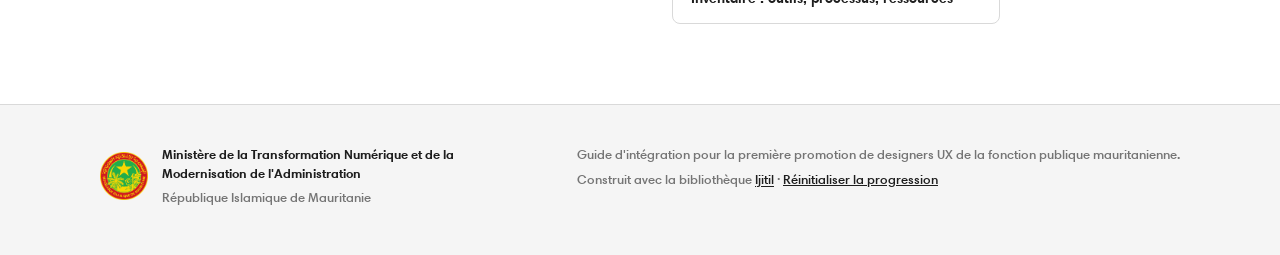
<file: public/onboarding/week/1.html>
<!doctype html>
<html lang="fr" data-theme="light">
<head>
<meta charset="utf-8">
<meta name="viewport" content="width=device-width,initial-scale=1,viewport-fit=cover">
<title>Semaine 1 · Introduction — MTNMA</title>
<link rel="preconnect" href="https://fonts.googleapis.com">
<link rel="preconnect" href="https://fonts.gstatic.com" crossorigin>
<link href="https://fonts.googleapis.com/css2?family=Noto+Sans:wght@400;500;600;700&family=Noto+Naskh+Arabic:wght@400;500;700&display=swap" rel="stylesheet">
<link rel="stylesheet" href="../assets/styles.css">
<link rel="stylesheet" href="../assets/pages.css">
</head>
<body>
<div data-mount="header"></div>

<main id="main" data-week="1">

  <section class="week-hero">
    <div class="week-hero-inner">
      <a class="week-back" href="../index.html">
        <svg width="14" height="14" viewBox="0 0 24 24" fill="none" stroke="currentColor" stroke-width="2.2" stroke-linecap="round" stroke-linejoin="round"><path d="M19 12H5M12 19l-7-7 7-7"/></svg>
        Parcours d'intégration
      </a>
      <span class="eyebrow">Semaine 1 sur 6</span>
      <h1 style="margin-top:10px;">Introduction</h1>
      <p class="week-lede">
        Une semaine pour enfiler votre casquette de nouvelle recrue, rencontrer
        les équipes, et comprendre le rôle que le MTNMA attend de vous.
      </p>
      <div class="week-stepper" aria-label="Avancement dans le parcours">
        <div class="week-step is-active"></div>
        <div class="week-step"></div>
        <div class="week-step"></div>
        <div class="week-step"></div>
        <div class="week-step"></div>
        <div class="week-step"></div>
      </div>
      <div data-progress-week="1" role="progressbar" aria-valuemin="0" aria-valuemax="100" style="margin-top:8px;">
        <div style="display:flex;justify-content:space-between;font-size:13px;color:var(--text-muted);margin-bottom:6px;">
          <span>Progression de la semaine</span>
          <span><span data-progress-count>0 / 3</span> · <span data-progress-pct>0%</span></span>
        </div>
        <div class="progress-bar"><div class="progress-bar-fill"></div></div>
      </div>
    </div>
  </section>

  <div class="week-content">

    <section class="section">
      <div class="section-head">
        <span class="section-badge" aria-hidden="true">01</span>
        <h2>Bienvenue au MTNMA</h2>
      </div>
      <div class="prose">
        <p>
          Aujourd'hui marque une étape. Vous êtes la toute première promotion
          de designers UX de la fonction publique mauritanienne. Félicitations.
        </p>

        <h3>Ce que l'on attend de vous</h3>
        <p>
          Vous prenez les rênes de la conception des services et produits
          numériques d'un pays qui en compte déjà beaucoup en ligne — mais
          dont la standardisation et l'expérience utilisateur accusent un
          retard. Vous rejoignez aussi une jeune organisation, le dernier-né
          du paysage ministériel ; on attend de vous que vous enclenchiez un
          changement, la raison même pour laquelle ce ministère a vu le jour.
          C'est vous qui déciderez et façonnerez ce changement.
        </p>
        <p>
          En clair : vous aurez pour mission de transformer la manière dont
          les organismes publics mauritaniens conçoivent leurs nouveaux
          services et produits numériques. Cela signifie, plus largement,
          améliorer la relation entre les services de l'État et leurs
          usagers — citoyens, étrangers, entreprises, ONG — par l'ergonomie
          et le design. Ce n'est pas une mince affaire, et il n'y a sans
          doute pas de meilleur moment pour commencer.
        </p>

        <h3>Service design et UX dans la fonction publique</h3>
        <p>
          Comment définir au mieux ce que fait un designer dans la fonction
          publique ? On dit que la marque d'un professionnel UX confirmé,
          c'est de savoir choisir et combiner, dans sa boîte à outils, les
          méthodes adaptées à chaque projet — sans gaspiller les ressources
          et en livrant le travail attendu. Qu'est-ce qui change quand ce
          travail se fait pour l'État ? Qu'est-ce qu'être responsable de
          l'expérience utilisateur de services publics ?
        </p>
        <p>
          Le service design est délicat parce que chacun définit le mot
          « service » à sa façon. Un service, c'est un site web, un portail,
          une application — mais aussi un formulaire, un email, un système,
          une transaction, le vocabulaire employé, et bien d'autres choses.
          Lou Downe propose une définition large :
        </p>
        <blockquote>« un service, c'est quelque chose qui aide quelqu'un à atteindre un objectif. »</blockquote>
        <p>
          Ce qui vous sera indispensable, c'est une manière de penser les
          services de bout en bout. Un exemple : obtenir un visa mauritanien
          en ligne est une pièce maîtresse du service « venir en Mauritanie »,
          mais pas la seule. Le voyageur doit encore atterrir à Nouakchott,
          patienter dans une ou deux files, régler en liquide, et présenter
          sa lettre d'invitation à la police des frontières. Votre rôle est,
          entre autres, de vérifier que la partie numérique du parcours
          s'inscrit toujours dans la carte complète du service.
        </p>
        <p>
          Travailler comme designer dans la fonction publique, c'est aussi,
          concrètement, recruter des alliés et naviguer dans les rouages
          organisationnels pour atteindre vos objectifs. Il vous faudra une
          empathie hors norme — pour les usagers des services mauritaniens
          en ligne et hors ligne, pour les agents qui les fournissent, pour
          vos collègues, et pour l'institution elle-même. N'oubliez pas :
          les administrations ne sont pas faites pour changer du jour au
          lendemain. Vous devrez vous familiariser avec les organigrammes,
          les validations, les comités, les procédures et les piles de
          paperasse, si vous voulez peser sur les décisions et améliorer la
          vie des usagers.
        </p>

        <h3>La première semaine</h3>
        <p>
          La première semaine est le moment idéal pour enfiler votre
          casquette de nouvelle recrue et apprendre à connaître vos
          collègues et vos responsables au sein du ministère.
        </p>
        <p>
          N'ayez pas peur de poser des questions sur le fonctionnement de
          l'administration, et sur la manière dont chacun perçoit l'UX et
          le service design depuis son propre poste.
        </p>
        <p>
          C'est enfin la semaine où vous ferez connaissance avec les autres
          designers qui commencent en même temps que vous — saluez-les,
          échangez, commencez à bâtir des ponts. Rappelez-vous : la tâche
          est immense, et vous ne pouvez pas la mener seul·e.
        </p>
      </div>
    </section>

    <section class="section">
      <div class="section-head">
        <span class="section-badge resources-badge" aria-hidden="true">
          <svg width="14" height="14" viewBox="0 0 24 24" fill="none" stroke="currentColor" stroke-width="2" stroke-linecap="round" stroke-linejoin="round"><path d="M4 19.5A2.5 2.5 0 0 1 6.5 17H20"/><path d="M6.5 2H20v20H6.5A2.5 2.5 0 0 1 4 19.5v-15A2.5 2.5 0 0 1 6.5 2z"/></svg>
        </span>
        <h2>Ressources</h2>
      </div>
      <ul class="resources-list card" role="list">
        <li><a class="resource" href="https://mtnima.gov.mr/fr/" target="_blank" rel="noopener">
          <span class="resource-icon"><svg width="16" height="16" viewBox="0 0 24 24" fill="none" stroke="currentColor" stroke-width="2" stroke-linecap="round" stroke-linejoin="round"><circle cx="12" cy="12" r="10"/><path d="M2 12h20M12 2a15.3 15.3 0 0 1 0 20M12 2a15.3 15.3 0 0 0 0 20"/></svg></span>
          <span class="resource-body">
            <span class="resource-title">MTNMA <span class="tag tag-neutral">site officiel</span></span>
            <span class="resource-desc">Le ministère : missions, actualités, organigramme.</span>
          </span>
          <span class="resource-arrow"><svg width="16" height="16" viewBox="0 0 24 24" fill="none" stroke="currentColor" stroke-width="2" stroke-linecap="round" stroke-linejoin="round"><path d="M7 17L17 7M9 7h8v8"/></svg></span>
        </a></li>
        <li><a class="resource" href="https://principles.design/" target="_blank" rel="noopener">
          <span class="resource-icon"><svg width="16" height="16" viewBox="0 0 24 24" fill="none" stroke="currentColor" stroke-width="2" stroke-linecap="round" stroke-linejoin="round"><path d="M12 2l3 6 6 1-4.5 4.5L18 20l-6-3-6 3 1.5-6.5L3 9l6-1z"/></svg></span>
          <span class="resource-body">
            <span class="resource-title">Principles.design</span>
            <span class="resource-desc">Excellent point de départ pour tout praticien du design, quelle que soit la discipline.</span>
          </span>
          <span class="resource-arrow"><svg width="16" height="16" viewBox="0 0 24 24" fill="none" stroke="currentColor" stroke-width="2" stroke-linecap="round" stroke-linejoin="round"><path d="M7 17L17 7M9 7h8v8"/></svg></span>
        </a></li>
        <li><a class="resource" href="https://lawsofux.com/" target="_blank" rel="noopener">
          <span class="resource-icon"><svg width="16" height="16" viewBox="0 0 24 24" fill="none" stroke="currentColor" stroke-width="2" stroke-linecap="round" stroke-linejoin="round"><path d="M12 3l9 4-9 4-9-4 9-4z"/><path d="M3 11l9 4 9-4M3 15l9 4 9-4"/></svg></span>
          <span class="resource-body">
            <span class="resource-title">Laws of UX</span>
            <span class="resource-desc">Les lois d'ergonomie et de psychologie appliquées à l'expérience utilisateur, illustrées.</span>
          </span>
          <span class="resource-arrow"><svg width="16" height="16" viewBox="0 0 24 24" fill="none" stroke="currentColor" stroke-width="2" stroke-linecap="round" stroke-linejoin="round"><path d="M7 17L17 7M9 7h8v8"/></svg></span>
        </a></li>
        <li><a class="resource" href="https://servicedesigntools.org/" target="_blank" rel="noopener">
          <span class="resource-icon"><svg width="16" height="16" viewBox="0 0 24 24" fill="none" stroke="currentColor" stroke-width="2" stroke-linecap="round" stroke-linejoin="round"><path d="M14 7l3-3 3 3-3 3zM5 19l6-6M7 17L3 21"/><rect x="3" y="3" width="8" height="8" rx="1"/><rect x="13" y="13" width="8" height="8" rx="1"/></svg></span>
          <span class="resource-body">
            <span class="resource-title">Service Design Tools</span>
            <span class="resource-desc">Un répertoire très concret des outils du service design — à garder sous la main.</span>
          </span>
          <span class="resource-arrow"><svg width="16" height="16" viewBox="0 0 24 24" fill="none" stroke="currentColor" stroke-width="2" stroke-linecap="round" stroke-linejoin="round"><path d="M7 17L17 7M9 7h8v8"/></svg></span>
        </a></li>
        <li><a class="resource" href="https://good.services/" target="_blank" rel="noopener">
          <span class="resource-icon"><svg width="16" height="16" viewBox="0 0 24 24" fill="none" stroke="currentColor" stroke-width="2" stroke-linecap="round" stroke-linejoin="round"><path d="M9 11l3 3L22 4"/><path d="M21 12v7a2 2 0 0 1-2 2H5a2 2 0 0 1-2-2V5a2 2 0 0 1 2-2h11"/></svg></span>
          <span class="resource-body">
            <span class="resource-title">15 Principles of Good Service Design <span class="tag tag-yellow">livre</span></span>
            <span class="resource-desc">Excellente check-list pour auditer n'importe quel service. Par Lou Downe (ex-responsable design GOV.UK).</span>
          </span>
          <span class="resource-arrow"><svg width="16" height="16" viewBox="0 0 24 24" fill="none" stroke="currentColor" stroke-width="2" stroke-linecap="round" stroke-linejoin="round"><path d="M7 17L17 7M9 7h8v8"/></svg></span>
        </a></li>
        <li><a class="resource" href="https://hackyourbureaucracy.com/" target="_blank" rel="noopener">
          <span class="resource-icon"><svg width="16" height="16" viewBox="0 0 24 24" fill="none" stroke="currentColor" stroke-width="2" stroke-linecap="round" stroke-linejoin="round"><path d="M4 4h16v4H4zM4 12h16v4H4zM4 20h10"/></svg></span>
          <span class="resource-body">
            <span class="resource-title">Hack your bureaucracy <span class="tag tag-yellow">livre</span></span>
            <span class="resource-desc">Marina Nitze &amp; Nick Sinai, anciens responsables technologiques de l'administration américaine. Une référence pour ce guide.</span>
          </span>
          <span class="resource-arrow"><svg width="16" height="16" viewBox="0 0 24 24" fill="none" stroke="currentColor" stroke-width="2" stroke-linecap="round" stroke-linejoin="round"><path d="M7 17L17 7M9 7h8v8"/></svg></span>
        </a></li>
      </ul>
    </section>

    <section class="section">
      <div class="section-head">
        <span class="section-badge tasks-badge" aria-hidden="true">
          <svg width="14" height="14" viewBox="0 0 24 24" fill="none" stroke="currentColor" stroke-width="2" stroke-linecap="round" stroke-linejoin="round"><path d="M9 11l3 3 8-8"/><path d="M21 12v7a2 2 0 0 1-2 2H5a2 2 0 0 1-2-2V5a2 2 0 0 1 2-2h11"/></svg>
        </span>
        <h2>Tâches</h2>
      </div>
      <ul class="tasks-list card" role="list">
        <li class="task" data-task-id="w1-t1" data-week="1">
          <span class="task-check"><svg viewBox="0 0 24 24" fill="none" stroke="currentColor" stroke-width="3" stroke-linecap="round" stroke-linejoin="round"><path d="M5 12.5l5 5L20 7"/></svg></span>
          <div class="task-body">
            <div class="task-title"><strong>Prenez un café, un thé ou un déjeuner chaque jour</strong> pour vous présenter.</div>
            <p class="task-note">Il est possible que certaines équipes ne soient pas au courant de votre arrivée. Présentez-vous officiellement aux équipes avec lesquelles vous allez travailler.</p>
          </div>
        </li>
        <li class="task" data-task-id="w1-t2" data-week="1">
          <span class="task-check"><svg viewBox="0 0 24 24" fill="none" stroke="currentColor" stroke-width="3" stroke-linecap="round" stroke-linejoin="round"><path d="M5 12.5l5 5L20 7"/></svg></span>
          <div class="task-body">
            <div class="task-title"><strong>Créez un espace de communication pour l'équipe UX</strong> — un Slack, un groupe WhatsApp, ou équivalent.</div>
            <p class="task-note">Réservez un créneau hebdomadaire d'une heure chaque lundi (ou un autre jour) dédié à l'équipe. Repérez vos bureaux et locaux : y a-t-il une salle adaptée aux réunions, brainstormings, appels de groupe ? Rendez cet espace « le vôtre » autant que possible.</p>
          </div>
        </li>
        <li class="task" data-task-id="w1-t3" data-week="1">
          <span class="task-check"><svg viewBox="0 0 24 24" fill="none" stroke="currentColor" stroke-width="3" stroke-linecap="round" stroke-linejoin="round"><path d="M5 12.5l5 5L20 7"/></svg></span>
          <div class="task-body">
            <div class="task-title"><strong>Dressez votre carte personnelle des parties prenantes.</strong></div>
            <p class="task-note">À qui rapportez-vous ? Qui vous rapporte à vous ? Qui sont vos homologues dans l'administration ? Qui sont vos alliés dans le processus de design, au-delà de l'équipe UX ?</p>
          </div>
        </li>
      </ul>
    </section>

  </div>

  <nav class="week-nav" aria-label="Navigation entre semaines">
    <a class="week-nav-btn prev" href="../index.html" style="visibility:hidden;">&nbsp;</a>
    <a class="week-nav-btn next" href="2.html">
      <div>
        <small>Semaine suivante</small>
        <span class="label">Inventaire : outils, processus, ressources</span>
      </div>
      <svg width="18" height="18" viewBox="0 0 24 24" fill="none" stroke="currentColor" stroke-width="2" stroke-linecap="round" stroke-linejoin="round"><path d="M5 12h14M13 5l7 7-7 7"/></svg>
    </a>
  </nav>

</main>

<div data-mount="footer"></div>

<script src="../assets/progress.js?v=2"></script>
<script src="../assets/chrome.js?v=2"></script>
</body>
</html>
</file>
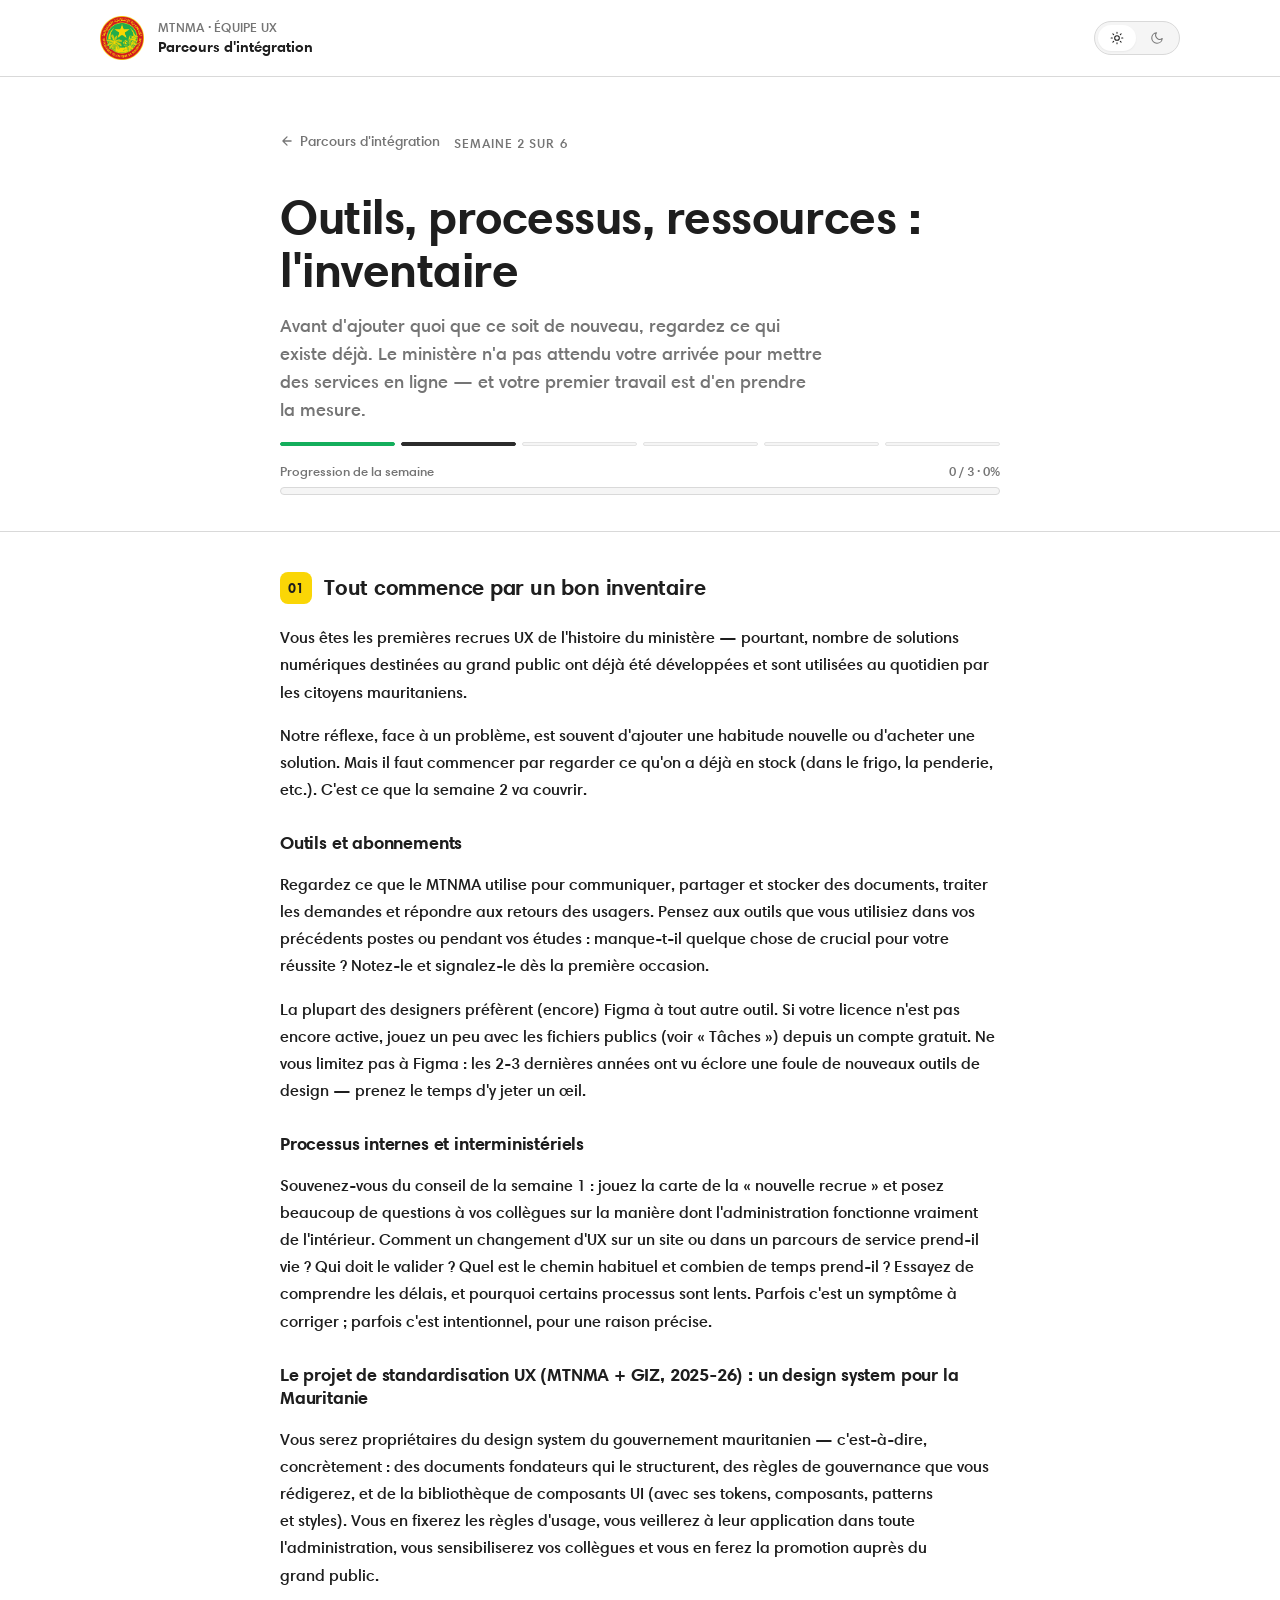
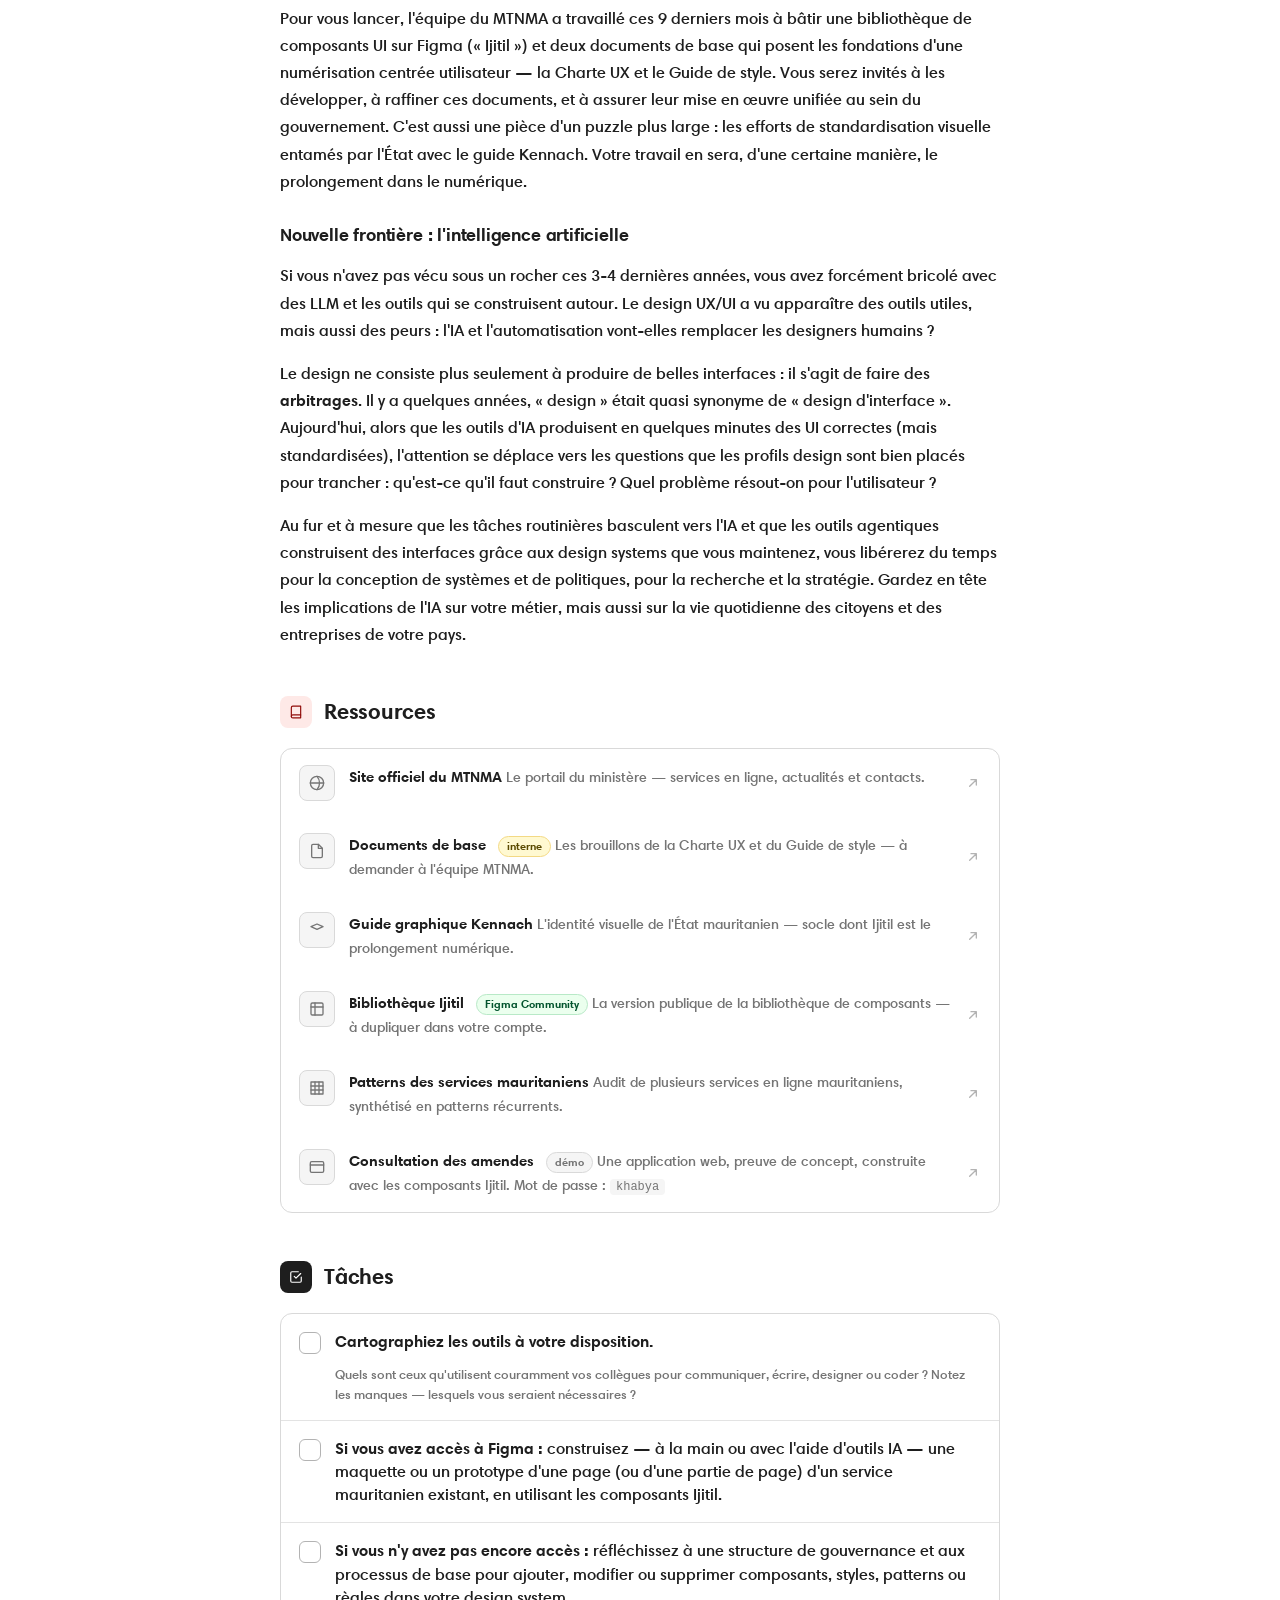
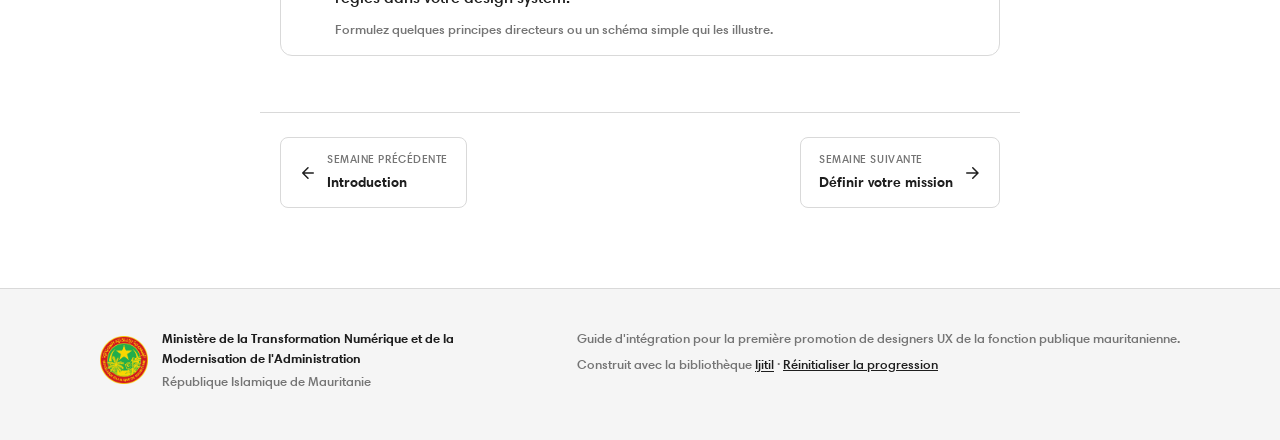
<file: public/onboarding/week/2.html>
<!doctype html>
<html lang="fr" data-theme="light">
<head>
<meta charset="utf-8">
<meta name="viewport" content="width=device-width,initial-scale=1,viewport-fit=cover">
<title>Semaine 2 · Inventaire — MTNMA</title>
<link rel="preconnect" href="https://fonts.googleapis.com">
<link rel="preconnect" href="https://fonts.gstatic.com" crossorigin>
<link href="https://fonts.googleapis.com/css2?family=Noto+Sans:wght@400;500;600;700&family=Noto+Naskh+Arabic:wght@400;500;700&display=swap" rel="stylesheet">
<link rel="stylesheet" href="../assets/styles.css">
<link rel="stylesheet" href="../assets/pages.css">
</head>
<body>
<div data-mount="header"></div>

<main id="main" data-week="2">

  <section class="week-hero">
    <div class="week-hero-inner">
      <a class="week-back" href="../index.html">
        <svg width="14" height="14" viewBox="0 0 24 24" fill="none" stroke="currentColor" stroke-width="2.2" stroke-linecap="round" stroke-linejoin="round"><path d="M19 12H5M12 19l-7-7 7-7"/></svg>
        Parcours d'intégration
      </a>
      <span class="eyebrow">Semaine 2 sur 6</span>
      <h1 style="margin-top:10px;">Outils, processus, ressources : l'inventaire</h1>
      <p class="week-lede">
        Avant d'ajouter quoi que ce soit de nouveau, regardez ce qui existe
        déjà. Le ministère n'a pas attendu votre arrivée pour mettre des
        services en ligne — et votre premier travail est d'en prendre la
        mesure.
      </p>
      <div class="week-stepper">
        <div class="week-step is-complete"></div>
        <div class="week-step is-active"></div>
        <div class="week-step"></div><div class="week-step"></div><div class="week-step"></div><div class="week-step"></div>
      </div>
      <div data-progress-week="2" role="progressbar" aria-valuemin="0" aria-valuemax="100" style="margin-top:8px;">
        <div style="display:flex;justify-content:space-between;font-size:13px;color:var(--text-muted);margin-bottom:6px;">
          <span>Progression de la semaine</span>
          <span><span data-progress-count>0 / 3</span> · <span data-progress-pct>0%</span></span>
        </div>
        <div class="progress-bar"><div class="progress-bar-fill"></div></div>
      </div>
    </div>
  </section>

  <div class="week-content">

    <section class="section">
      <div class="section-head">
        <span class="section-badge" aria-hidden="true">01</span>
        <h2>Tout commence par un bon inventaire</h2>
      </div>
      <div class="prose">
        <p>
          Vous êtes les premières recrues UX de l'histoire du ministère —
          pourtant, nombre de solutions numériques destinées au grand public
          ont déjà été développées et sont utilisées au quotidien par les
          citoyens mauritaniens.
        </p>
        <p>
          Notre réflexe, face à un problème, est souvent d'ajouter une
          habitude nouvelle ou d'acheter une solution. Mais il faut
          commencer par regarder ce qu'on a déjà en stock (dans le frigo,
          la penderie, etc.). C'est ce que la semaine 2 va couvrir.
        </p>

        <h3>Outils et abonnements</h3>
        <p>
          Regardez ce que le MTNMA utilise pour communiquer, partager et
          stocker des documents, traiter les demandes et répondre aux
          retours des usagers. Pensez aux outils que vous utilisiez dans
          vos précédents postes ou pendant vos études : manque-t-il
          quelque chose de crucial pour votre réussite ? Notez-le et
          signalez-le dès la première occasion.
        </p>
        <p>
          La plupart des designers préfèrent (encore) Figma à tout autre
          outil. Si votre licence n'est pas encore active, jouez un peu
          avec les fichiers publics (voir « Tâches ») depuis un compte
          gratuit. Ne vous limitez pas à Figma : les 2-3 dernières années
          ont vu éclore une foule de nouveaux outils de design — prenez
          le temps d'y jeter un œil.
        </p>

        <h3>Processus internes et interministériels</h3>
        <p>
          Souvenez-vous du conseil de la semaine 1 : jouez la carte de la
          « nouvelle recrue » et posez beaucoup de questions à vos
          collègues sur la manière dont l'administration fonctionne
          vraiment de l'intérieur. Comment un changement d'UX sur un site
          ou dans un parcours de service prend-il vie ? Qui doit le valider ?
          Quel est le chemin habituel et combien de temps prend-il ? Essayez
          de comprendre les délais, et pourquoi certains processus sont
          lents. Parfois c'est un symptôme à corriger ; parfois c'est
          intentionnel, pour une raison précise.
        </p>

        <h3>Le projet de standardisation UX (MTNMA + GIZ, 2025-26) : un design system pour la Mauritanie</h3>
        <p>
          Vous serez propriétaires du design system du gouvernement
          mauritanien — c'est-à-dire, concrètement : des documents
          fondateurs qui le structurent, des règles de gouvernance que
          vous rédigerez, et de la bibliothèque de composants UI (avec
          ses tokens, composants, patterns et styles). Vous en fixerez
          les règles d'usage, vous veillerez à leur application dans
          toute l'administration, vous sensibiliserez vos collègues et
          vous en ferez la promotion auprès du grand public.
        </p>
        <p>
          Pour vous lancer, l'équipe du MTNMA a travaillé ces 9 derniers
          mois à bâtir une bibliothèque de composants UI sur Figma
          (« Ijitil ») et deux documents de base qui posent les
          fondations d'une numérisation centrée utilisateur — la Charte
          UX et le Guide de style. Vous serez invités à les développer,
          à raffiner ces documents, et à assurer leur mise en œuvre
          unifiée au sein du gouvernement. C'est aussi une pièce d'un
          puzzle plus large : les efforts de standardisation visuelle
          entamés par l'État avec le guide Kennach. Votre travail en
          sera, d'une certaine manière, le prolongement dans le
          numérique.
        </p>

        <h3>Nouvelle frontière : l'intelligence artificielle</h3>
        <p>
          Si vous n'avez pas vécu sous un rocher ces 3-4 dernières années,
          vous avez forcément bricolé avec des LLM et les outils qui se
          construisent autour. Le design UX/UI a vu apparaître des outils
          utiles, mais aussi des peurs : l'IA et l'automatisation
          vont-elles remplacer les designers humains ?
        </p>
        <p>
          Le design ne consiste plus seulement à produire de belles
          interfaces : il s'agit de faire des <strong>arbitrages</strong>.
          Il y a quelques années, « design » était quasi synonyme de
          « design d'interface ». Aujourd'hui, alors que les outils d'IA
          produisent en quelques minutes des UI correctes (mais
          standardisées), l'attention se déplace vers les questions que
          les profils design sont bien placés pour trancher : qu'est-ce
          qu'il faut construire ? Quel problème résout-on pour
          l'utilisateur ?
        </p>
        <p>
          Au fur et à mesure que les tâches routinières basculent vers
          l'IA et que les outils agentiques construisent des interfaces
          grâce aux design systems que vous maintenez, vous libérerez du
          temps pour la conception de systèmes et de politiques, pour la
          recherche et la stratégie. Gardez en tête les implications de
          l'IA sur votre métier, mais aussi sur la vie quotidienne des
          citoyens et des entreprises de votre pays.
        </p>
      </div>
    </section>

    <section class="section">
      <div class="section-head">
        <span class="section-badge resources-badge" aria-hidden="true">
          <svg width="14" height="14" viewBox="0 0 24 24" fill="none" stroke="currentColor" stroke-width="2" stroke-linecap="round" stroke-linejoin="round"><path d="M4 19.5A2.5 2.5 0 0 1 6.5 17H20"/><path d="M6.5 2H20v20H6.5A2.5 2.5 0 0 1 4 19.5v-15A2.5 2.5 0 0 1 6.5 2z"/></svg>
        </span>
        <h2>Ressources</h2>
      </div>
      <ul class="resources-list card" role="list">
        <li><a class="resource" href="https://mtnima.gov.mr/fr/" target="_blank" rel="noopener">
          <span class="resource-icon"><svg width="16" height="16" viewBox="0 0 24 24" fill="none" stroke="currentColor" stroke-width="2" stroke-linecap="round" stroke-linejoin="round"><circle cx="12" cy="12" r="10"/><path d="M2 12h20M12 2a15 15 0 0 1 0 20"/></svg></span>
          <span class="resource-body">
            <span class="resource-title">Site officiel du MTNMA</span>
            <span class="resource-desc">Le portail du ministère — services en ligne, actualités et contacts.</span>
          </span>
          <span class="resource-arrow"><svg width="16" height="16" viewBox="0 0 24 24" fill="none" stroke="currentColor" stroke-width="2" stroke-linecap="round" stroke-linejoin="round"><path d="M7 17L17 7M9 7h8v8"/></svg></span>
        </a></li>
        <li><a class="resource" href="https://docs.google.com/document/d/1JaT68iT8xl-OF_rtA9WOTLIyp5Ezdlvy/edit#heading=h.64ga667e1rsp" target="_blank" rel="noopener">
          <span class="resource-icon"><svg width="16" height="16" viewBox="0 0 24 24" fill="none" stroke="currentColor" stroke-width="2" stroke-linecap="round" stroke-linejoin="round"><path d="M14 2H6a2 2 0 0 0-2 2v16a2 2 0 0 0 2 2h12a2 2 0 0 0 2-2V8z"/><path d="M14 2v6h6"/></svg></span>
          <span class="resource-body">
            <span class="resource-title">Documents de base <span class="tag tag-yellow">interne</span></span>
            <span class="resource-desc">Les brouillons de la Charte UX et du Guide de style — à demander à l'équipe MTNMA.</span>
          </span>
          <span class="resource-arrow"><svg width="16" height="16" viewBox="0 0 24 24" fill="none" stroke="currentColor" stroke-width="2" stroke-linecap="round" stroke-linejoin="round"><path d="M7 17L17 7M9 7h8v8"/></svg></span>
        </a></li>
        <li><a class="resource" href="https://www.kennach.gov.mr/" target="_blank" rel="noopener">
          <span class="resource-icon"><svg width="16" height="16" viewBox="0 0 24 24" fill="none" stroke="currentColor" stroke-width="2" stroke-linecap="round" stroke-linejoin="round"><path d="M12 3l9 4-9 4-9-4 9-4z"/></svg></span>
          <span class="resource-body">
            <span class="resource-title">Guide graphique Kennach</span>
            <span class="resource-desc">L'identité visuelle de l'État mauritanien — socle dont Ijitil est le prolongement numérique.</span>
          </span>
          <span class="resource-arrow"><svg width="16" height="16" viewBox="0 0 24 24" fill="none" stroke="currentColor" stroke-width="2" stroke-linecap="round" stroke-linejoin="round"><path d="M7 17L17 7M9 7h8v8"/></svg></span>
        </a></li>
        <li><a class="resource" href="https://www.figma.com/community/file/1615683309841898864" target="_blank" rel="noopener">
          <span class="resource-icon"><svg width="16" height="16" viewBox="0 0 24 24" fill="none" stroke="currentColor" stroke-width="2" stroke-linecap="round" stroke-linejoin="round"><rect x="3" y="3" width="18" height="18" rx="2"/><path d="M3 9h18M9 3v18"/></svg></span>
          <span class="resource-body">
            <span class="resource-title">Bibliothèque Ijitil <span class="tag tag-green">Figma Community</span></span>
            <span class="resource-desc">La version publique de la bibliothèque de composants — à dupliquer dans votre compte.</span>
          </span>
          <span class="resource-arrow"><svg width="16" height="16" viewBox="0 0 24 24" fill="none" stroke="currentColor" stroke-width="2" stroke-linecap="round" stroke-linejoin="round"><path d="M7 17L17 7M9 7h8v8"/></svg></span>
        </a></li>
        <li><a class="resource" href="https://www.figma.com/design/5tS9a7BN1GhvLwgTUTNt89/Service-Patterns---Mod%C3%A8les-de-Parcours?node-id=33-2&p=f&t=17cwiUyFSNhOldAI-0" target="_blank" rel="noopener">
          <span class="resource-icon"><svg width="16" height="16" viewBox="0 0 24 24" fill="none" stroke="currentColor" stroke-width="2" stroke-linecap="round" stroke-linejoin="round"><path d="M3 3h18v18H3z"/><path d="M3 9h18M3 15h18M9 3v18M15 3v18"/></svg></span>
          <span class="resource-body">
            <span class="resource-title">Patterns des services mauritaniens</span>
            <span class="resource-desc">Audit de plusieurs services en ligne mauritaniens, synthétisé en patterns récurrents.</span>
          </span>
          <span class="resource-arrow"><svg width="16" height="16" viewBox="0 0 24 24" fill="none" stroke="currentColor" stroke-width="2" stroke-linecap="round" stroke-linejoin="round"><path d="M7 17L17 7M9 7h8v8"/></svg></span>
        </a></li>
        <li><a class="resource" href="https://mauritaniaproject2526.vercel.app/" target="_blank" rel="noopener">
          <span class="resource-icon"><svg width="16" height="16" viewBox="0 0 24 24" fill="none" stroke="currentColor" stroke-width="2" stroke-linecap="round" stroke-linejoin="round"><rect x="2" y="4" width="20" height="16" rx="2"/><path d="M2 9h20"/></svg></span>
          <span class="resource-body">
            <span class="resource-title">Consultation des amendes <span class="tag tag-neutral">démo</span></span>
            <span class="resource-desc">Une application web, preuve de concept, construite avec les composants Ijitil. Mot de passe : <code style="background:var(--bg-soft);padding:1px 6px;border-radius:4px;font-size:12px;">khabya</code></span>
          </span>
          <span class="resource-arrow"><svg width="16" height="16" viewBox="0 0 24 24" fill="none" stroke="currentColor" stroke-width="2" stroke-linecap="round" stroke-linejoin="round"><path d="M7 17L17 7M9 7h8v8"/></svg></span>
        </a></li>
      </ul>
    </section>

    <section class="section">
      <div class="section-head">
        <span class="section-badge tasks-badge" aria-hidden="true">
          <svg width="14" height="14" viewBox="0 0 24 24" fill="none" stroke="currentColor" stroke-width="2" stroke-linecap="round" stroke-linejoin="round"><path d="M9 11l3 3 8-8"/><path d="M21 12v7a2 2 0 0 1-2 2H5a2 2 0 0 1-2-2V5a2 2 0 0 1 2-2h11"/></svg>
        </span>
        <h2>Tâches</h2>
      </div>
      <ul class="tasks-list card" role="list">
        <li class="task" data-task-id="w2-t1" data-week="2">
          <span class="task-check"><svg viewBox="0 0 24 24" fill="none" stroke="currentColor" stroke-width="3" stroke-linecap="round" stroke-linejoin="round"><path d="M5 12.5l5 5L20 7"/></svg></span>
          <div class="task-body">
            <div class="task-title"><strong>Cartographiez les outils à votre disposition.</strong></div>
            <p class="task-note">Quels sont ceux qu'utilisent couramment vos collègues pour communiquer, écrire, designer ou coder ? Notez les manques — lesquels vous seraient nécessaires ?</p>
          </div>
        </li>
        <li class="task" data-task-id="w2-t2" data-week="2">
          <span class="task-check"><svg viewBox="0 0 24 24" fill="none" stroke="currentColor" stroke-width="3" stroke-linecap="round" stroke-linejoin="round"><path d="M5 12.5l5 5L20 7"/></svg></span>
          <div class="task-body">
            <div class="task-title"><strong>Si vous avez accès à Figma :</strong> construisez — à la main ou avec l'aide d'outils IA — une maquette ou un prototype d'une page (ou d'une partie de page) d'un service mauritanien existant, en utilisant les composants Ijitil.</div>
          </div>
        </li>
        <li class="task" data-task-id="w2-t3" data-week="2">
          <span class="task-check"><svg viewBox="0 0 24 24" fill="none" stroke="currentColor" stroke-width="3" stroke-linecap="round" stroke-linejoin="round"><path d="M5 12.5l5 5L20 7"/></svg></span>
          <div class="task-body">
            <div class="task-title"><strong>Si vous n'y avez pas encore accès :</strong> réfléchissez à une structure de gouvernance et aux processus de base pour ajouter, modifier ou supprimer composants, styles, patterns ou règles dans votre design system.</div>
            <p class="task-note">Formulez quelques principes directeurs ou un schéma simple qui les illustre.</p>
          </div>
        </li>
      </ul>
    </section>

  </div>

  <nav class="week-nav" aria-label="Navigation entre semaines">
    <a class="week-nav-btn prev" href="1.html">
      <svg width="18" height="18" viewBox="0 0 24 24" fill="none" stroke="currentColor" stroke-width="2" stroke-linecap="round" stroke-linejoin="round"><path d="M19 12H5M12 19l-7-7 7-7"/></svg>
      <div>
        <small>Semaine précédente</small>
        <span class="label">Introduction</span>
      </div>
    </a>
    <a class="week-nav-btn next" href="3.html">
      <div>
        <small>Semaine suivante</small>
        <span class="label">Définir votre mission</span>
      </div>
      <svg width="18" height="18" viewBox="0 0 24 24" fill="none" stroke="currentColor" stroke-width="2" stroke-linecap="round" stroke-linejoin="round"><path d="M5 12h14M13 5l7 7-7 7"/></svg>
    </a>
  </nav>

</main>

<div data-mount="footer"></div>
<script src="../assets/progress.js?v=2"></script>
<script src="../assets/chrome.js?v=2"></script>
</body>
</html>
</file>
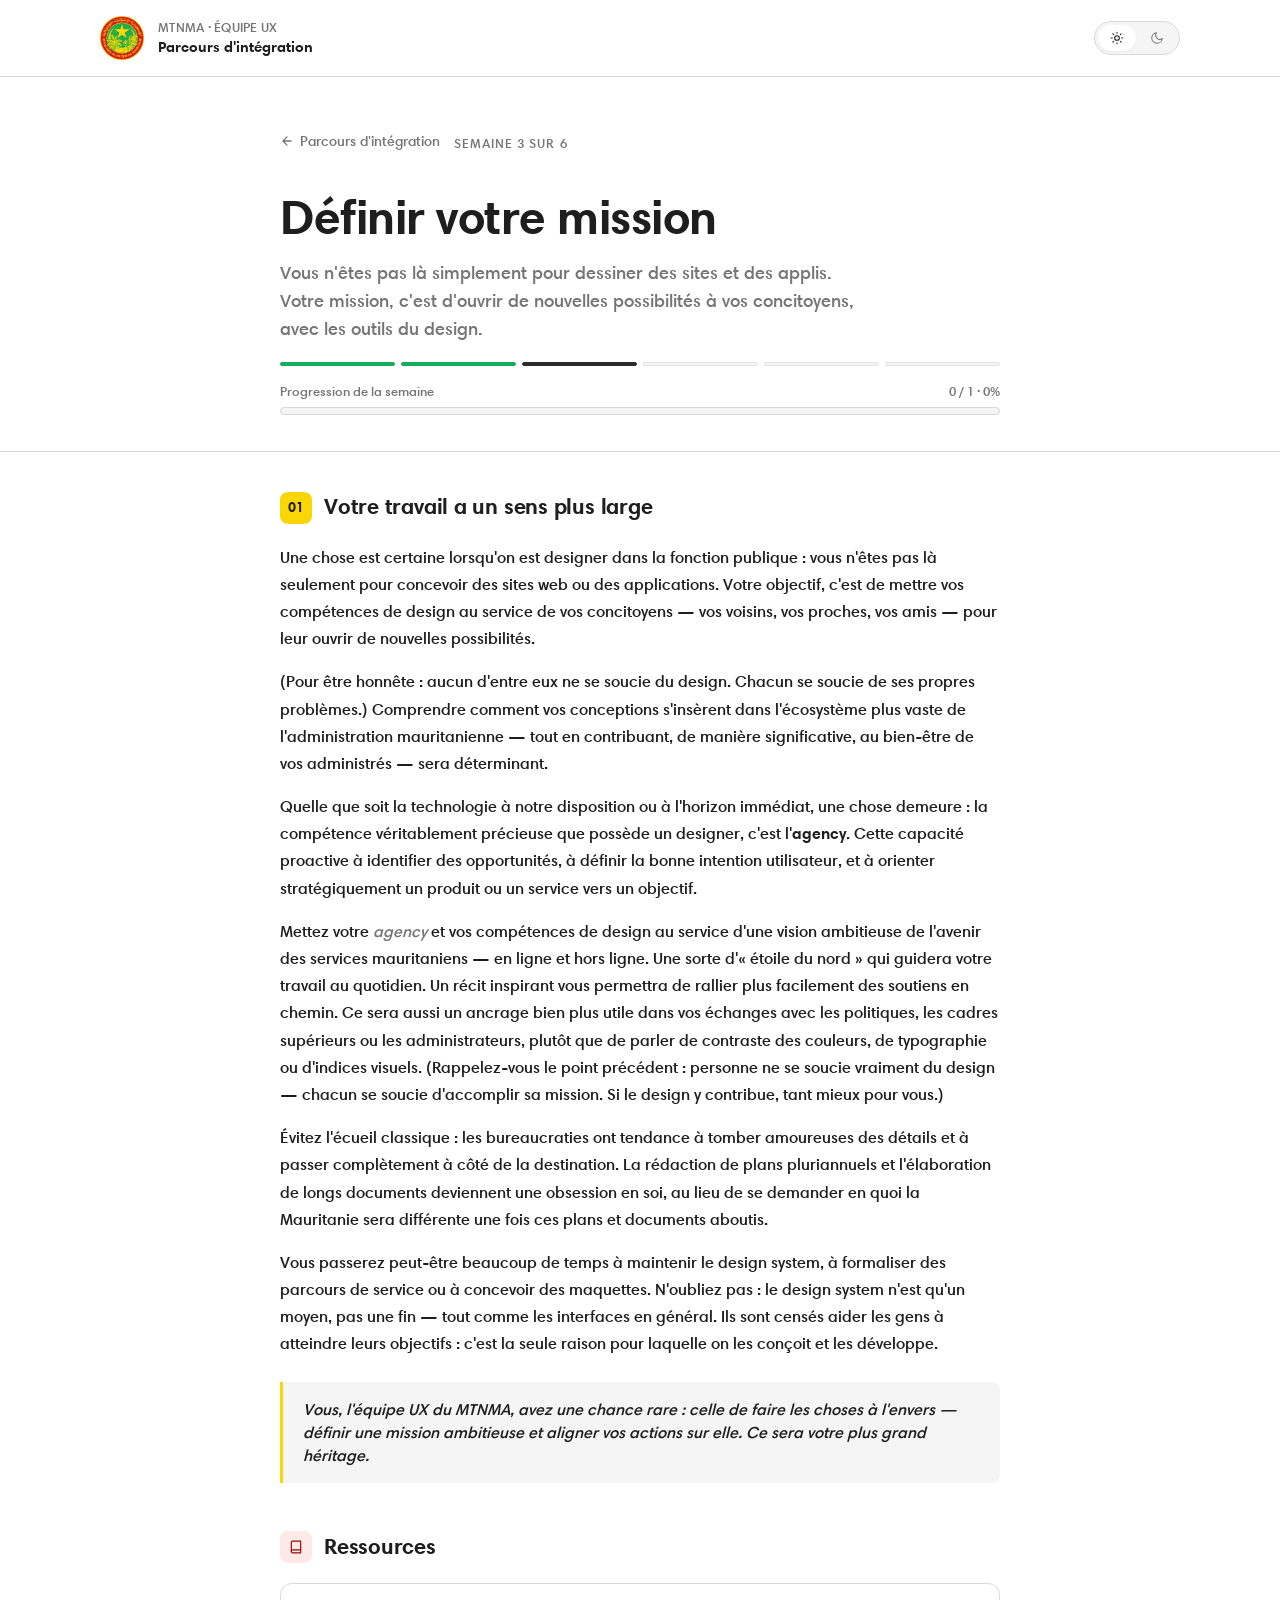
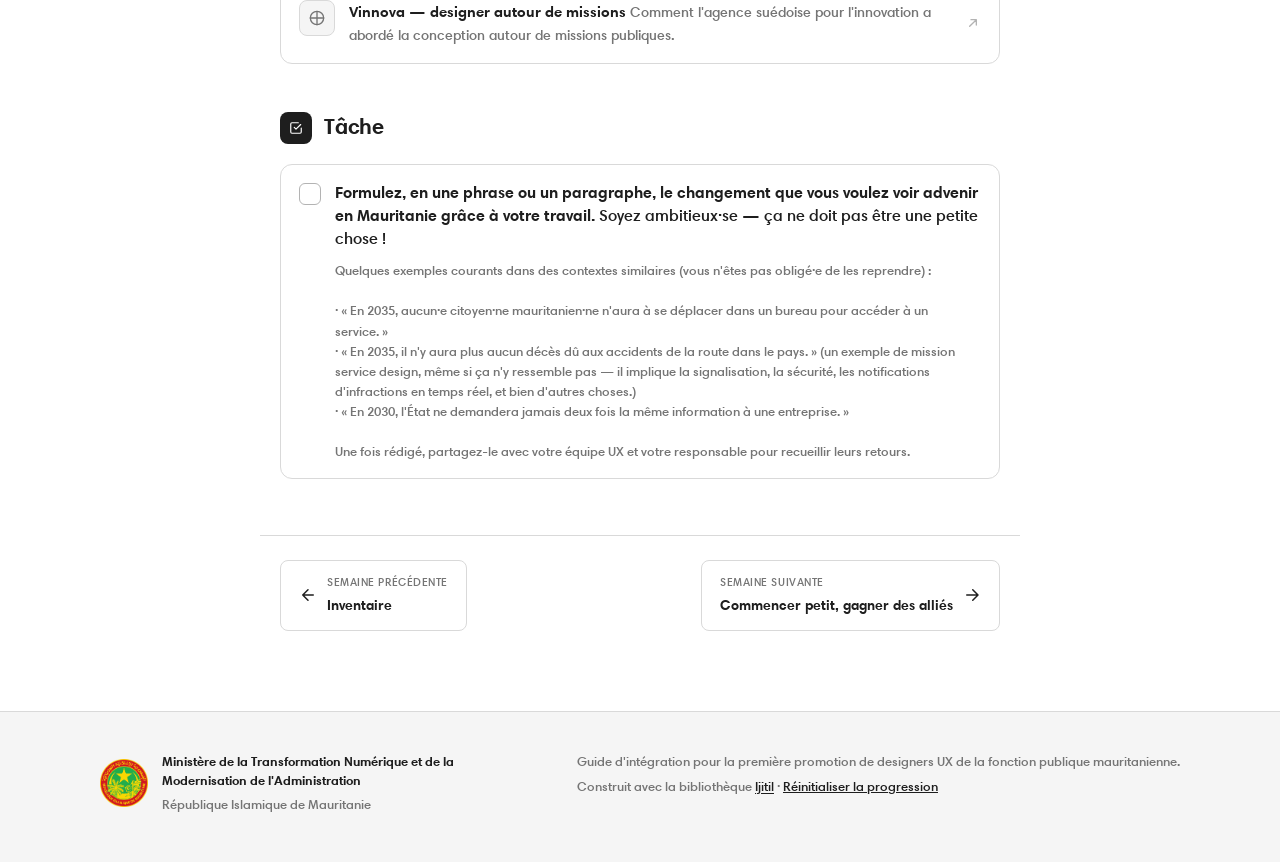
<file: public/onboarding/week/3.html>
<!doctype html>
<html lang="fr" data-theme="light">
<head>
<meta charset="utf-8">
<meta name="viewport" content="width=device-width,initial-scale=1,viewport-fit=cover">
<title>Semaine 3 · Définir votre mission — MTNMA</title>
<link rel="preconnect" href="https://fonts.googleapis.com">
<link rel="preconnect" href="https://fonts.gstatic.com" crossorigin>
<link href="https://fonts.googleapis.com/css2?family=Noto+Sans:wght@400;500;600;700&family=Noto+Naskh+Arabic:wght@400;500;700&display=swap" rel="stylesheet">
<link rel="stylesheet" href="../assets/styles.css">
<link rel="stylesheet" href="../assets/pages.css">
</head>
<body>
<div data-mount="header"></div>

<main id="main" data-week="3">

  <section class="week-hero">
    <div class="week-hero-inner">
      <a class="week-back" href="../index.html">
        <svg width="14" height="14" viewBox="0 0 24 24" fill="none" stroke="currentColor" stroke-width="2.2" stroke-linecap="round" stroke-linejoin="round"><path d="M19 12H5M12 19l-7-7 7-7"/></svg>
        Parcours d'intégration
      </a>
      <span class="eyebrow">Semaine 3 sur 6</span>
      <h1 style="margin-top:10px;">Définir votre mission</h1>
      <p class="week-lede">
        Vous n'êtes pas là simplement pour dessiner des sites et des applis.
        Votre mission, c'est d'ouvrir de nouvelles possibilités à vos
        concitoyens, avec les outils du design.
      </p>
      <div class="week-stepper">
        <div class="week-step is-complete"></div>
        <div class="week-step is-complete"></div>
        <div class="week-step is-active"></div>
        <div class="week-step"></div><div class="week-step"></div><div class="week-step"></div>
      </div>
      <div data-progress-week="3" role="progressbar" aria-valuemin="0" aria-valuemax="100" style="margin-top:8px;">
        <div style="display:flex;justify-content:space-between;font-size:13px;color:var(--text-muted);margin-bottom:6px;">
          <span>Progression de la semaine</span>
          <span><span data-progress-count>0 / 1</span> · <span data-progress-pct>0%</span></span>
        </div>
        <div class="progress-bar"><div class="progress-bar-fill"></div></div>
      </div>
    </div>
  </section>

  <div class="week-content">

    <section class="section">
      <div class="section-head">
        <span class="section-badge" aria-hidden="true">01</span>
        <h2>Votre travail a un sens plus large</h2>
      </div>
      <div class="prose">
        <p>
          Une chose est certaine lorsqu'on est designer dans la fonction
          publique : vous n'êtes pas là seulement pour concevoir des sites
          web ou des applications. Votre objectif, c'est de mettre vos
          compétences de design au service de vos concitoyens — vos
          voisins, vos proches, vos amis — pour leur ouvrir de nouvelles
          possibilités.
        </p>
        <p>
          (Pour être honnête : aucun d'entre eux ne se soucie du design.
          Chacun se soucie de ses propres problèmes.) Comprendre comment
          vos conceptions s'insèrent dans l'écosystème plus vaste de
          l'administration mauritanienne — tout en contribuant, de manière
          significative, au bien-être de vos administrés — sera déterminant.
        </p>
        <p>
          Quelle que soit la technologie à notre disposition ou à l'horizon
          immédiat, une chose demeure : la compétence véritablement
          précieuse que possède un designer, c'est l'<strong>agency</strong>.
          Cette capacité proactive à identifier des opportunités, à
          définir la bonne intention utilisateur, et à orienter
          stratégiquement un produit ou un service vers un objectif.
        </p>
        <p>
          Mettez votre <em>agency</em> et vos compétences de design au service
          d'une vision ambitieuse de l'avenir des services mauritaniens —
          en ligne et hors ligne. Une sorte d'« étoile du nord » qui guidera
          votre travail au quotidien. Un récit inspirant vous permettra
          de rallier plus facilement des soutiens en chemin. Ce sera aussi
          un ancrage bien plus utile dans vos échanges avec les politiques,
          les cadres supérieurs ou les administrateurs, plutôt que de
          parler de contraste des couleurs, de typographie ou d'indices
          visuels. (Rappelez-vous le point précédent : personne ne se soucie
          vraiment du design — chacun se soucie d'accomplir sa mission. Si
          le design y contribue, tant mieux pour vous.)
        </p>
        <p>
          Évitez l'écueil classique : les bureaucraties ont tendance à
          tomber amoureuses des détails et à passer complètement à côté de
          la destination. La rédaction de plans pluriannuels et
          l'élaboration de longs documents deviennent une obsession en soi,
          au lieu de se demander en quoi la Mauritanie sera différente une
          fois ces plans et documents aboutis.
        </p>
        <p>
          Vous passerez peut-être beaucoup de temps à maintenir le design
          system, à formaliser des parcours de service ou à concevoir des
          maquettes. N'oubliez pas : le design system n'est qu'un moyen,
          pas une fin — tout comme les interfaces en général. Ils sont
          censés aider les gens à atteindre leurs objectifs : c'est la
          seule raison pour laquelle on les conçoit et les développe.
        </p>
        <blockquote>
          Vous, l'équipe UX du MTNMA, avez une chance rare : celle de
          faire les choses à l'envers — définir une mission ambitieuse et
          aligner vos actions sur elle. Ce sera votre plus grand héritage.
        </blockquote>
      </div>
    </section>

    <section class="section">
      <div class="section-head">
        <span class="section-badge resources-badge" aria-hidden="true">
          <svg width="14" height="14" viewBox="0 0 24 24" fill="none" stroke="currentColor" stroke-width="2" stroke-linecap="round" stroke-linejoin="round"><path d="M4 19.5A2.5 2.5 0 0 1 6.5 17H20"/><path d="M6.5 2H20v20H6.5A2.5 2.5 0 0 1 4 19.5v-15A2.5 2.5 0 0 1 6.5 2z"/></svg>
        </span>
        <h2>Ressources</h2>
      </div>
      <ul class="resources-list card" role="list">
        <li><a class="resource" href="https://www.vinnova.se/en/publikationer/mission-oriented-innovation---a-handbook-from-vinnova/" target="_blank" rel="noopener">
          <span class="resource-icon"><svg width="16" height="16" viewBox="0 0 24 24" fill="none" stroke="currentColor" stroke-width="2" stroke-linecap="round" stroke-linejoin="round"><circle cx="12" cy="12" r="10"/><path d="M12 2v20M2 12h20"/></svg></span>
          <span class="resource-body">
            <span class="resource-title">Vinnova — designer autour de missions</span>
            <span class="resource-desc">Comment l'agence suédoise pour l'innovation a abordé la conception autour de missions publiques.</span>
          </span>
          <span class="resource-arrow"><svg width="16" height="16" viewBox="0 0 24 24" fill="none" stroke="currentColor" stroke-width="2" stroke-linecap="round" stroke-linejoin="round"><path d="M7 17L17 7M9 7h8v8"/></svg></span>
        </a></li>
      </ul>
    </section>

    <section class="section">
      <div class="section-head">
        <span class="section-badge tasks-badge" aria-hidden="true">
          <svg width="14" height="14" viewBox="0 0 24 24" fill="none" stroke="currentColor" stroke-width="2" stroke-linecap="round" stroke-linejoin="round"><path d="M9 11l3 3 8-8"/><path d="M21 12v7a2 2 0 0 1-2 2H5a2 2 0 0 1-2-2V5a2 2 0 0 1 2-2h11"/></svg>
        </span>
        <h2>Tâche</h2>
      </div>
      <ul class="tasks-list card" role="list">
        <li class="task" data-task-id="w3-t1" data-week="3">
          <span class="task-check"><svg viewBox="0 0 24 24" fill="none" stroke="currentColor" stroke-width="3" stroke-linecap="round" stroke-linejoin="round"><path d="M5 12.5l5 5L20 7"/></svg></span>
          <div class="task-body">
            <div class="task-title"><strong>Formulez, en une phrase ou un paragraphe, le changement que vous voulez voir advenir en Mauritanie grâce à votre travail.</strong> Soyez ambitieux·se — ça ne doit pas être une petite chose !</div>
            <p class="task-note">Quelques exemples courants dans des contextes similaires (vous n'êtes pas obligé·e de les reprendre) :<br><br>
              · « En 2035, aucun·e citoyen·ne mauritanien·ne n'aura à se déplacer dans un bureau pour accéder à un service. »<br>
              · « En 2035, il n'y aura plus aucun décès dû aux accidents de la route dans le pays. » (un exemple de mission service design, même si ça n'y ressemble pas — il implique la signalisation, la sécurité, les notifications d'infractions en temps réel, et bien d'autres choses.)<br>
              · « En 2030, l'État ne demandera jamais deux fois la même information à une entreprise. »<br><br>
              Une fois rédigé, partagez-le avec votre équipe UX et votre responsable pour recueillir leurs retours.
            </p>
          </div>
        </li>
      </ul>
    </section>

  </div>

  <nav class="week-nav" aria-label="Navigation entre semaines">
    <a class="week-nav-btn prev" href="2.html">
      <svg width="18" height="18" viewBox="0 0 24 24" fill="none" stroke="currentColor" stroke-width="2" stroke-linecap="round" stroke-linejoin="round"><path d="M19 12H5M12 19l-7-7 7-7"/></svg>
      <div><small>Semaine précédente</small><span class="label">Inventaire</span></div>
    </a>
    <a class="week-nav-btn next" href="4.html">
      <div><small>Semaine suivante</small><span class="label">Commencer petit, gagner des alliés</span></div>
      <svg width="18" height="18" viewBox="0 0 24 24" fill="none" stroke="currentColor" stroke-width="2" stroke-linecap="round" stroke-linejoin="round"><path d="M5 12h14M13 5l7 7-7 7"/></svg>
    </a>
  </nav>

</main>

<div data-mount="footer"></div>
<script src="../assets/progress.js?v=2"></script>
<script src="../assets/chrome.js?v=2"></script>
</body>
</html>
</file>
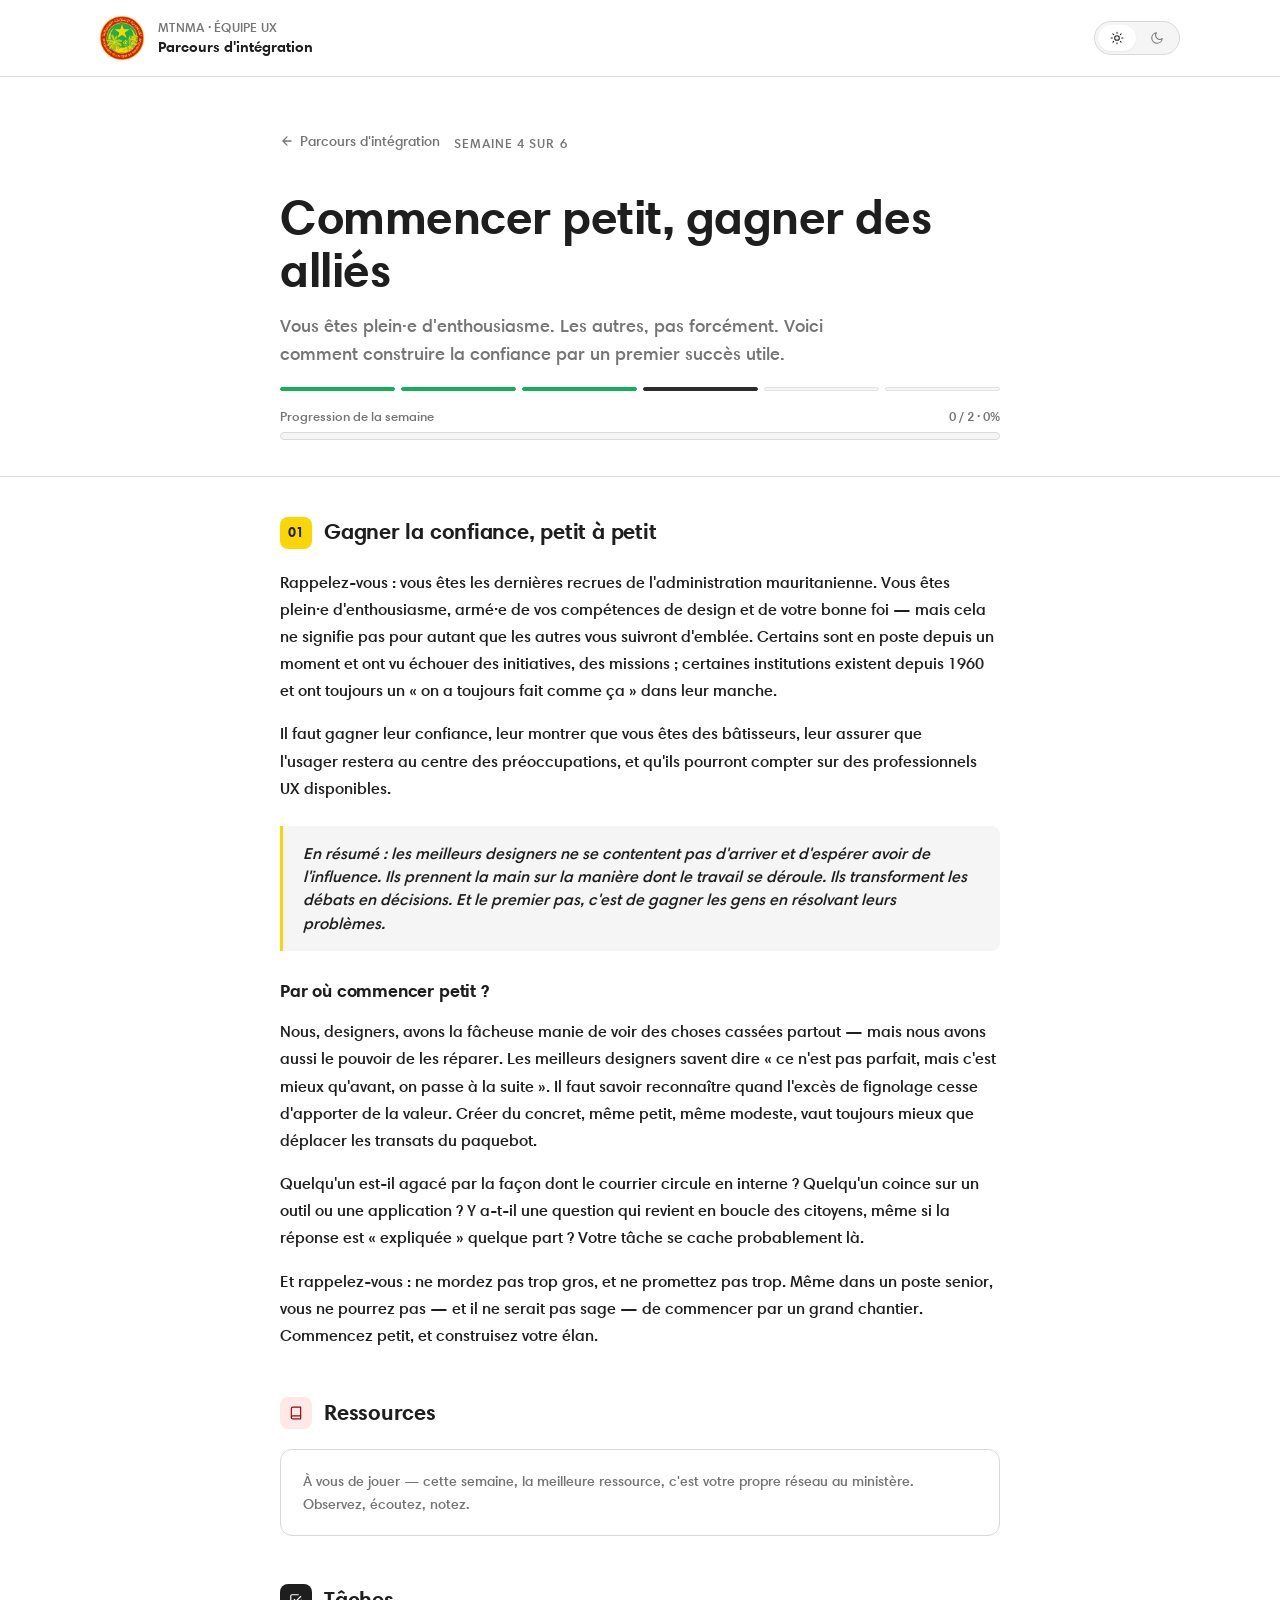
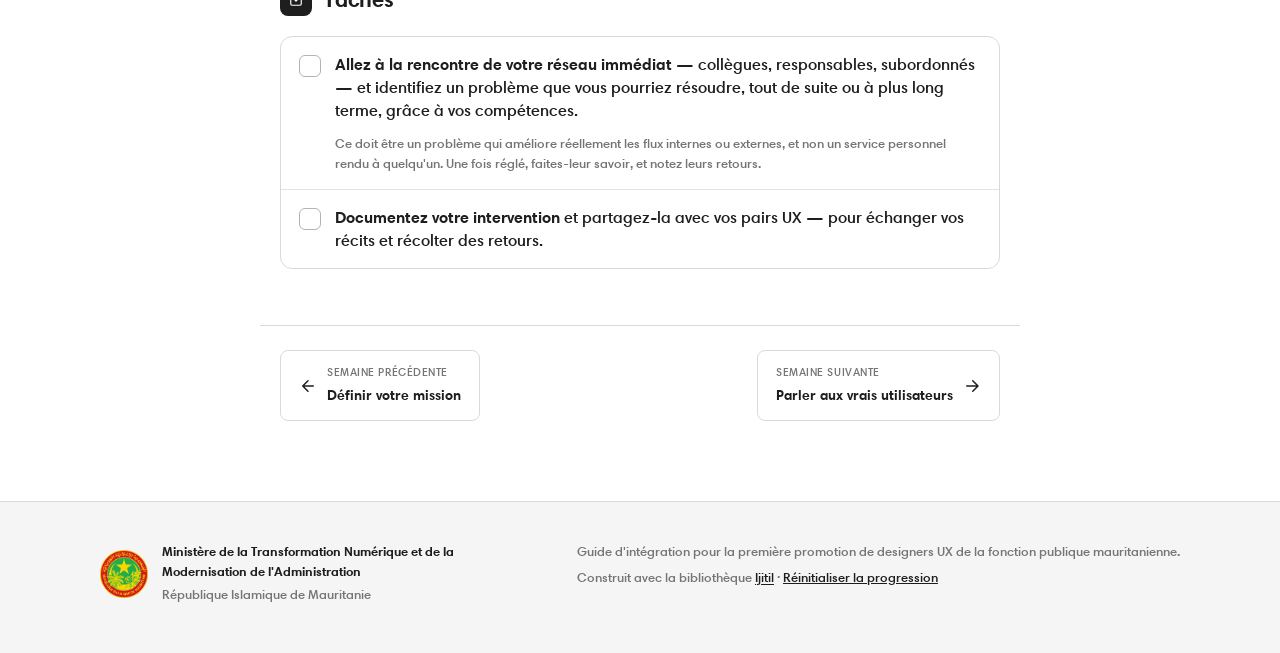
<file: public/onboarding/week/4.html>
<!doctype html>
<html lang="fr" data-theme="light">
<head>
<meta charset="utf-8">
<meta name="viewport" content="width=device-width,initial-scale=1,viewport-fit=cover">
<title>Semaine 4 · Commencer petit — MTNMA</title>
<link rel="preconnect" href="https://fonts.googleapis.com">
<link rel="preconnect" href="https://fonts.gstatic.com" crossorigin>
<link href="https://fonts.googleapis.com/css2?family=Noto+Sans:wght@400;500;600;700&family=Noto+Naskh+Arabic:wght@400;500;700&display=swap" rel="stylesheet">
<link rel="stylesheet" href="../assets/styles.css">
<link rel="stylesheet" href="../assets/pages.css">
</head>
<body>
<div data-mount="header"></div>

<main id="main" data-week="4">

  <section class="week-hero">
    <div class="week-hero-inner">
      <a class="week-back" href="../index.html">
        <svg width="14" height="14" viewBox="0 0 24 24" fill="none" stroke="currentColor" stroke-width="2.2" stroke-linecap="round" stroke-linejoin="round"><path d="M19 12H5M12 19l-7-7 7-7"/></svg>
        Parcours d'intégration
      </a>
      <span class="eyebrow">Semaine 4 sur 6</span>
      <h1 style="margin-top:10px;">Commencer petit, gagner des alliés</h1>
      <p class="week-lede">
        Vous êtes plein·e d'enthousiasme. Les autres, pas forcément.
        Voici comment construire la confiance par un premier succès utile.
      </p>
      <div class="week-stepper">
        <div class="week-step is-complete"></div>
        <div class="week-step is-complete"></div>
        <div class="week-step is-complete"></div>
        <div class="week-step is-active"></div>
        <div class="week-step"></div><div class="week-step"></div>
      </div>
      <div data-progress-week="4" role="progressbar" aria-valuemin="0" aria-valuemax="100" style="margin-top:8px;">
        <div style="display:flex;justify-content:space-between;font-size:13px;color:var(--text-muted);margin-bottom:6px;">
          <span>Progression de la semaine</span>
          <span><span data-progress-count>0 / 2</span> · <span data-progress-pct>0%</span></span>
        </div>
        <div class="progress-bar"><div class="progress-bar-fill"></div></div>
      </div>
    </div>
  </section>

  <div class="week-content">

    <section class="section">
      <div class="section-head">
        <span class="section-badge" aria-hidden="true">01</span>
        <h2>Gagner la confiance, petit à petit</h2>
      </div>
      <div class="prose">
        <p>
          Rappelez-vous : vous êtes les dernières recrues de l'administration
          mauritanienne. Vous êtes plein·e d'enthousiasme, armé·e de vos
          compétences de design et de votre bonne foi — mais cela ne
          signifie pas pour autant que les autres vous suivront d'emblée.
          Certains sont en poste depuis un moment et ont vu échouer des
          initiatives, des missions ; certaines institutions existent
          depuis 1960 et ont toujours un « on a toujours fait comme ça »
          dans leur manche.
        </p>
        <p>
          Il faut gagner leur confiance, leur montrer que vous êtes des
          bâtisseurs, leur assurer que l'usager restera au centre des
          préoccupations, et qu'ils pourront compter sur des
          professionnels UX disponibles.
        </p>
        <blockquote>
          En résumé : les meilleurs designers ne se contentent pas
          d'arriver et d'espérer avoir de l'influence. Ils prennent la
          main sur la manière dont le travail se déroule. Ils
          transforment les débats en décisions. Et le premier pas, c'est
          de gagner les gens en résolvant leurs problèmes.
        </blockquote>

        <h3>Par où commencer petit ?</h3>
        <p>
          Nous, designers, avons la fâcheuse manie de voir des choses
          cassées partout — mais nous avons aussi le pouvoir de les
          réparer. Les meilleurs designers savent dire « ce n'est pas
          parfait, mais c'est mieux qu'avant, on passe à la suite ». Il
          faut savoir reconnaître quand l'excès de fignolage cesse
          d'apporter de la valeur. Créer du concret, même petit, même
          modeste, vaut toujours mieux que déplacer les transats du
          paquebot.
        </p>
        <p>
          Quelqu'un est-il agacé par la façon dont le courrier circule en
          interne ? Quelqu'un coince sur un outil ou une application ?
          Y a-t-il une question qui revient en boucle des citoyens, même
          si la réponse est « expliquée » quelque part ? Votre tâche se
          cache probablement là.
        </p>
        <p>
          Et rappelez-vous : ne mordez pas trop gros, et ne promettez pas
          trop. Même dans un poste senior, vous ne pourrez pas — et il ne
          serait pas sage — de commencer par un grand chantier. Commencez
          petit, et construisez votre élan.
        </p>
      </div>
    </section>

    <section class="section">
      <div class="section-head">
        <span class="section-badge resources-badge" aria-hidden="true">
          <svg width="14" height="14" viewBox="0 0 24 24" fill="none" stroke="currentColor" stroke-width="2" stroke-linecap="round" stroke-linejoin="round"><path d="M4 19.5A2.5 2.5 0 0 1 6.5 17H20"/><path d="M6.5 2H20v20H6.5A2.5 2.5 0 0 1 4 19.5v-15A2.5 2.5 0 0 1 6.5 2z"/></svg>
        </span>
        <h2>Ressources</h2>
      </div>
      <div class="card" style="padding:20px 22px;color:var(--text-muted);font-size:14px;line-height:1.6;">
        À vous de jouer — cette semaine, la meilleure ressource, c'est
        votre propre réseau au ministère. Observez, écoutez, notez.
      </div>
    </section>

    <section class="section">
      <div class="section-head">
        <span class="section-badge tasks-badge" aria-hidden="true">
          <svg width="14" height="14" viewBox="0 0 24 24" fill="none" stroke="currentColor" stroke-width="2" stroke-linecap="round" stroke-linejoin="round"><path d="M9 11l3 3 8-8"/><path d="M21 12v7a2 2 0 0 1-2 2H5a2 2 0 0 1-2-2V5a2 2 0 0 1 2-2h11"/></svg>
        </span>
        <h2>Tâches</h2>
      </div>
      <ul class="tasks-list card" role="list">
        <li class="task" data-task-id="w4-t1" data-week="4">
          <span class="task-check"><svg viewBox="0 0 24 24" fill="none" stroke="currentColor" stroke-width="3" stroke-linecap="round" stroke-linejoin="round"><path d="M5 12.5l5 5L20 7"/></svg></span>
          <div class="task-body">
            <div class="task-title"><strong>Allez à la rencontre de votre réseau immédiat</strong> — collègues, responsables, subordonnés — et identifiez un problème que vous pourriez résoudre, tout de suite ou à plus long terme, grâce à vos compétences.</div>
            <p class="task-note">Ce doit être un problème qui améliore réellement les flux internes ou externes, et non un service personnel rendu à quelqu'un. Une fois réglé, faites-leur savoir, et notez leurs retours.</p>
          </div>
        </li>
        <li class="task" data-task-id="w4-t2" data-week="4">
          <span class="task-check"><svg viewBox="0 0 24 24" fill="none" stroke="currentColor" stroke-width="3" stroke-linecap="round" stroke-linejoin="round"><path d="M5 12.5l5 5L20 7"/></svg></span>
          <div class="task-body">
            <div class="task-title"><strong>Documentez votre intervention</strong> et partagez-la avec vos pairs UX — pour échanger vos récits et récolter des retours.</div>
          </div>
        </li>
      </ul>
    </section>

  </div>

  <nav class="week-nav" aria-label="Navigation entre semaines">
    <a class="week-nav-btn prev" href="3.html">
      <svg width="18" height="18" viewBox="0 0 24 24" fill="none" stroke="currentColor" stroke-width="2" stroke-linecap="round" stroke-linejoin="round"><path d="M19 12H5M12 19l-7-7 7-7"/></svg>
      <div><small>Semaine précédente</small><span class="label">Définir votre mission</span></div>
    </a>
    <a class="week-nav-btn next" href="5.html">
      <div><small>Semaine suivante</small><span class="label">Parler aux vrais utilisateurs</span></div>
      <svg width="18" height="18" viewBox="0 0 24 24" fill="none" stroke="currentColor" stroke-width="2" stroke-linecap="round" stroke-linejoin="round"><path d="M5 12h14M13 5l7 7-7 7"/></svg>
    </a>
  </nav>

</main>

<div data-mount="footer"></div>
<script src="../assets/progress.js?v=2"></script>
<script src="../assets/chrome.js?v=2"></script>
</body>
</html>
</file>
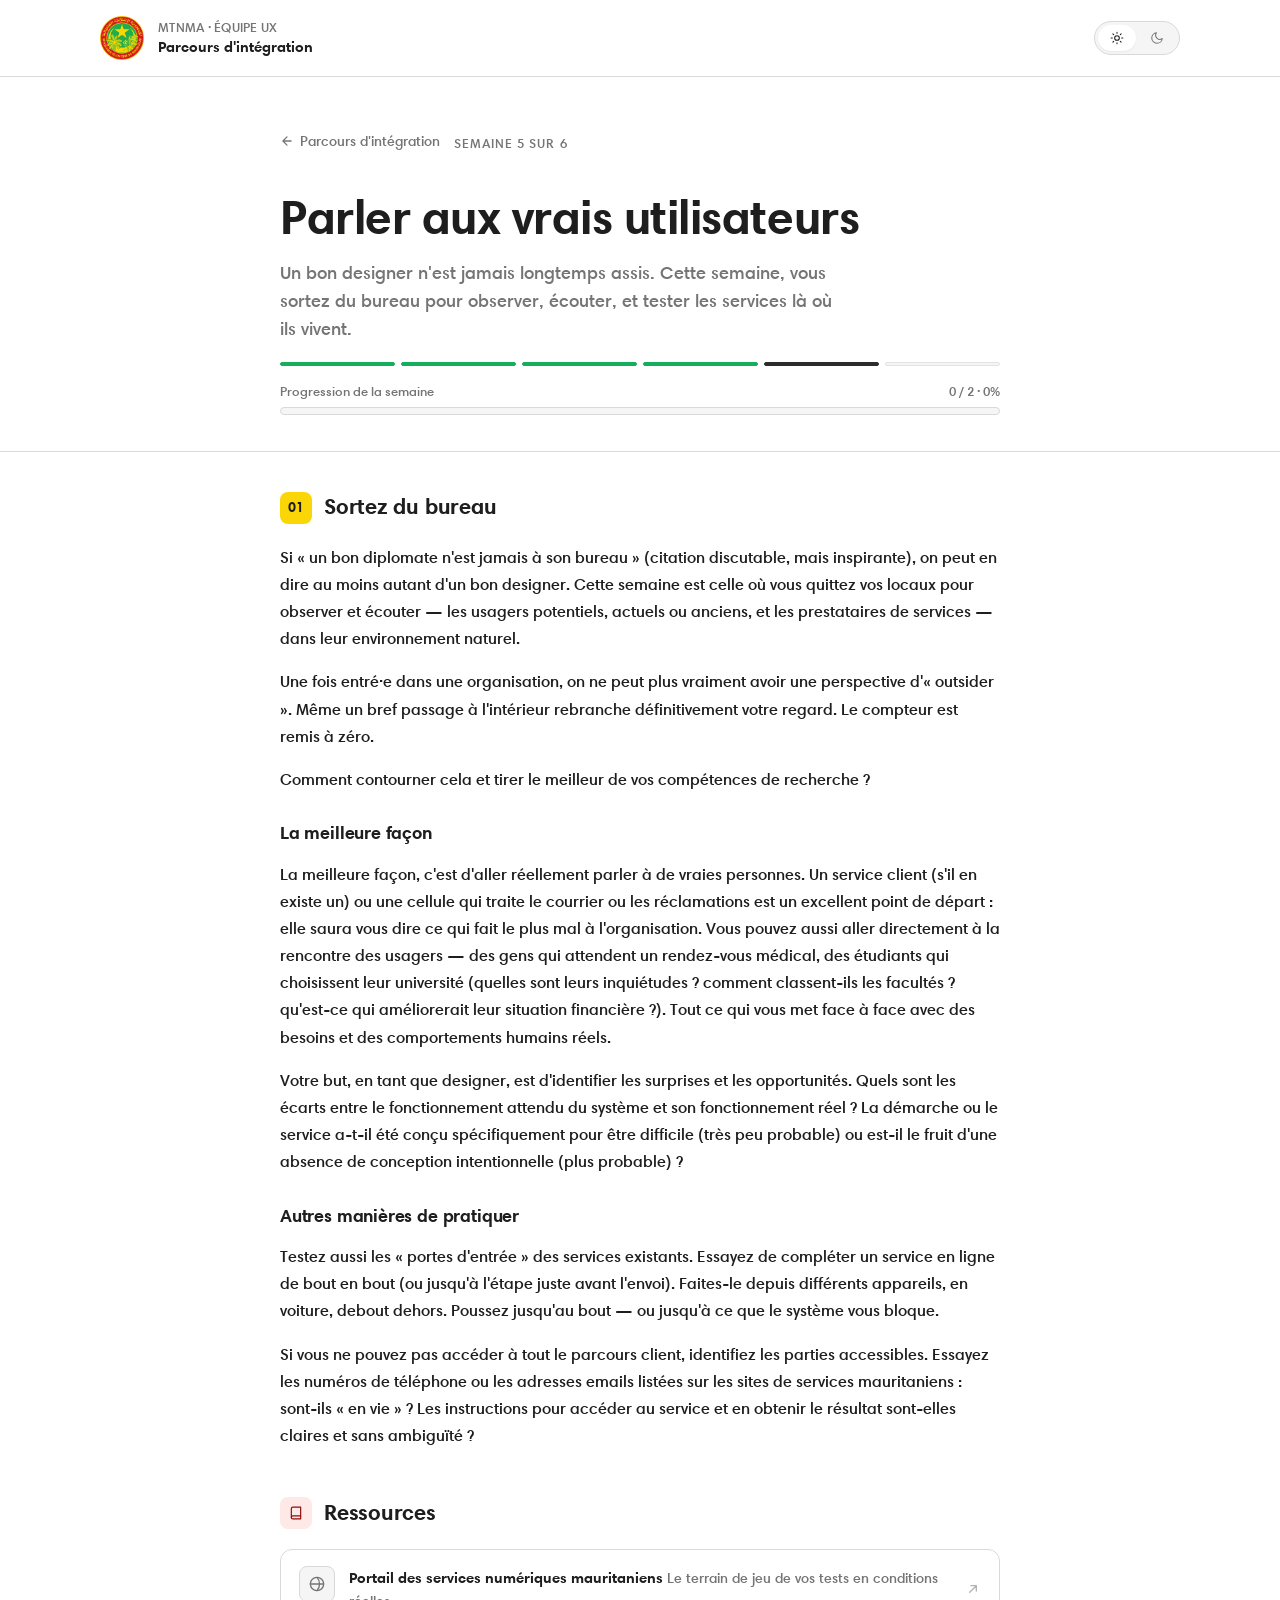
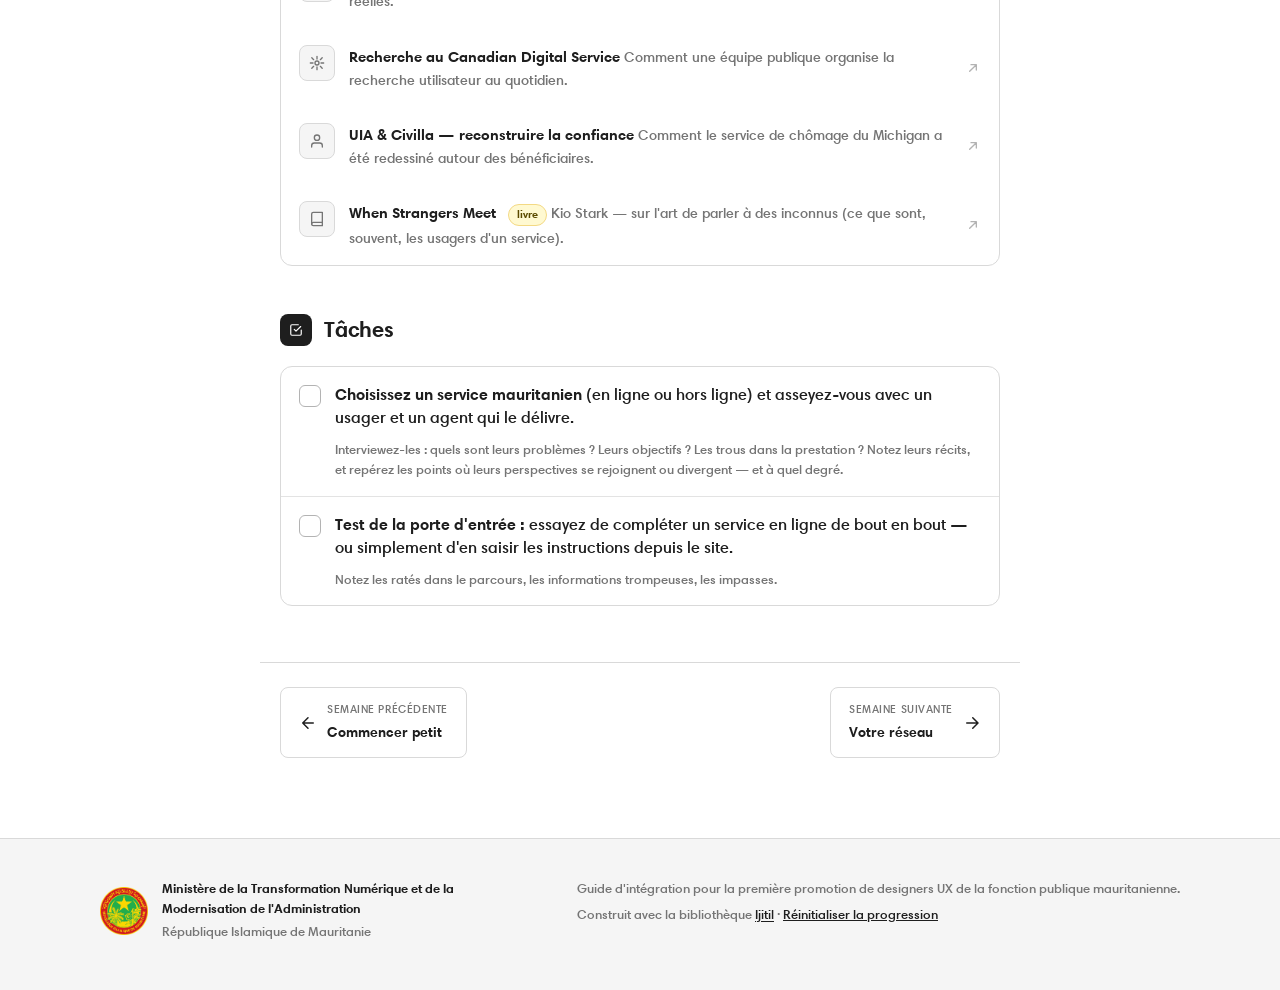
<file: public/onboarding/week/5.html>
<!doctype html>
<html lang="fr" data-theme="light">
<head>
<meta charset="utf-8">
<meta name="viewport" content="width=device-width,initial-scale=1,viewport-fit=cover">
<title>Semaine 5 · Parler aux utilisateurs — MTNMA</title>
<link rel="preconnect" href="https://fonts.googleapis.com"><link rel="preconnect" href="https://fonts.gstatic.com" crossorigin>
<link href="https://fonts.googleapis.com/css2?family=Noto+Sans:wght@400;500;600;700&family=Noto+Naskh+Arabic:wght@400;500;700&display=swap" rel="stylesheet">
<link rel="stylesheet" href="../assets/styles.css"><link rel="stylesheet" href="../assets/pages.css">
</head>
<body>
<div data-mount="header"></div>
<main id="main" data-week="5">
  <section class="week-hero">
    <div class="week-hero-inner">
      <a class="week-back" href="../index.html">
        <svg width="14" height="14" viewBox="0 0 24 24" fill="none" stroke="currentColor" stroke-width="2.2" stroke-linecap="round" stroke-linejoin="round"><path d="M19 12H5M12 19l-7-7 7-7"/></svg>
        Parcours d'intégration
      </a>
      <span class="eyebrow">Semaine 5 sur 6</span>
      <h1 style="margin-top:10px;">Parler aux vrais utilisateurs</h1>
      <p class="week-lede">
        Un bon designer n'est jamais longtemps assis. Cette semaine, vous
        sortez du bureau pour observer, écouter, et tester les services
        là où ils vivent.
      </p>
      <div class="week-stepper">
        <div class="week-step is-complete"></div><div class="week-step is-complete"></div>
        <div class="week-step is-complete"></div><div class="week-step is-complete"></div>
        <div class="week-step is-active"></div><div class="week-step"></div>
      </div>
      <div data-progress-week="5" role="progressbar" aria-valuemin="0" aria-valuemax="100" style="margin-top:8px;">
        <div style="display:flex;justify-content:space-between;font-size:13px;color:var(--text-muted);margin-bottom:6px;">
          <span>Progression de la semaine</span>
          <span><span data-progress-count>0 / 2</span> · <span data-progress-pct>0%</span></span>
        </div>
        <div class="progress-bar"><div class="progress-bar-fill"></div></div>
      </div>
    </div>
  </section>

  <div class="week-content">
    <section class="section">
      <div class="section-head"><span class="section-badge" aria-hidden="true">01</span><h2>Sortez du bureau</h2></div>
      <div class="prose">
        <p>
          Si « un bon diplomate n'est jamais à son bureau » (citation
          discutable, mais inspirante), on peut en dire au moins autant
          d'un bon designer. Cette semaine est celle où vous quittez vos
          locaux pour observer et écouter — les usagers potentiels,
          actuels ou anciens, et les prestataires de services — dans
          leur environnement naturel.
        </p>
        <p>
          Une fois entré·e dans une organisation, on ne peut plus
          vraiment avoir une perspective d'« outsider ». Même un bref
          passage à l'intérieur rebranche définitivement votre regard. Le
          compteur est remis à zéro.
        </p>
        <p>
          Comment contourner cela et tirer le meilleur de vos compétences
          de recherche ?
        </p>

        <h3>La meilleure façon</h3>
        <p>
          La meilleure façon, c'est d'aller réellement parler à de vraies
          personnes. Un service client (s'il en existe un) ou une cellule
          qui traite le courrier ou les réclamations est un excellent
          point de départ : elle saura vous dire ce qui fait le plus mal
          à l'organisation. Vous pouvez aussi aller directement à la
          rencontre des usagers — des gens qui attendent un rendez-vous
          médical, des étudiants qui choisissent leur université (quelles
          sont leurs inquiétudes ? comment classent-ils les facultés ?
          qu'est-ce qui améliorerait leur situation financière ?). Tout
          ce qui vous met face à face avec des besoins et des
          comportements humains réels.
        </p>
        <p>
          Votre but, en tant que designer, est d'identifier les surprises
          et les opportunités. Quels sont les écarts entre le
          fonctionnement attendu du système et son fonctionnement réel ?
          La démarche ou le service a-t-il été conçu spécifiquement pour
          être difficile (très peu probable) ou est-il le fruit d'une
          absence de conception intentionnelle (plus probable) ?
        </p>

        <h3>Autres manières de pratiquer</h3>
        <p>
          Testez aussi les « portes d'entrée » des services existants.
          Essayez de compléter un service en ligne de bout en bout (ou
          jusqu'à l'étape juste avant l'envoi). Faites-le depuis
          différents appareils, en voiture, debout dehors. Poussez
          jusqu'au bout — ou jusqu'à ce que le système vous bloque.
        </p>
        <p>
          Si vous ne pouvez pas accéder à tout le parcours client,
          identifiez les parties accessibles. Essayez les numéros de
          téléphone ou les adresses emails listées sur les sites de
          services mauritaniens : sont-ils « en vie » ? Les instructions
          pour accéder au service et en obtenir le résultat sont-elles
          claires et sans ambiguïté ?
        </p>
      </div>
    </section>

    <section class="section">
      <div class="section-head">
        <span class="section-badge resources-badge" aria-hidden="true">
          <svg width="14" height="14" viewBox="0 0 24 24" fill="none" stroke="currentColor" stroke-width="2" stroke-linecap="round" stroke-linejoin="round"><path d="M4 19.5A2.5 2.5 0 0 1 6.5 17H20"/><path d="M6.5 2H20v20H6.5A2.5 2.5 0 0 1 4 19.5v-15A2.5 2.5 0 0 1 6.5 2z"/></svg>
        </span>
        <h2>Ressources</h2>
      </div>
      <ul class="resources-list card" role="list">
        <li><a class="resource" href="https://ijraati.gov.mr/" target="_blank" rel="noopener">
          <span class="resource-icon"><svg width="16" height="16" viewBox="0 0 24 24" fill="none" stroke="currentColor" stroke-width="2" stroke-linecap="round" stroke-linejoin="round"><circle cx="12" cy="12" r="10"/><path d="M2 12h20M12 2a15 15 0 0 1 0 20"/></svg></span>
          <span class="resource-body">
            <span class="resource-title">Portail des services numériques mauritaniens</span>
            <span class="resource-desc">Le terrain de jeu de vos tests en conditions réelles.</span>
          </span>
          <span class="resource-arrow"><svg width="16" height="16" viewBox="0 0 24 24" fill="none" stroke="currentColor" stroke-width="2" stroke-linecap="round" stroke-linejoin="round"><path d="M7 17L17 7M9 7h8v8"/></svg></span>
        </a></li>
        <li><a class="resource" href="https://medium.com/the-service-gazette/going-the-distance-for-people-93806d62759a" target="_blank" rel="noopener">
          <span class="resource-icon"><svg width="16" height="16" viewBox="0 0 24 24" fill="none" stroke="currentColor" stroke-width="2" stroke-linecap="round" stroke-linejoin="round"><circle cx="12" cy="12" r="3"/><path d="M12 2v4M12 18v4M4.2 4.2l2.8 2.8M17 17l2.8 2.8M2 12h4M18 12h4M4.2 19.8L7 17M17 7l2.8-2.8"/></svg></span>
          <span class="resource-body">
            <span class="resource-title">Recherche au Canadian Digital Service</span>
            <span class="resource-desc">Comment une équipe publique organise la recherche utilisateur au quotidien.</span>
          </span>
          <span class="resource-arrow"><svg width="16" height="16" viewBox="0 0 24 24" fill="none" stroke="currentColor" stroke-width="2" stroke-linecap="round" stroke-linejoin="round"><path d="M7 17L17 7M9 7h8v8"/></svg></span>
        </a></li>
        <li><a class="resource" href="https://civilla.com/" target="_blank" rel="noopener">
          <span class="resource-icon"><svg width="16" height="16" viewBox="0 0 24 24" fill="none" stroke="currentColor" stroke-width="2" stroke-linecap="round" stroke-linejoin="round"><path d="M20 21v-2a4 4 0 0 0-4-4H8a4 4 0 0 0-4 4v2"/><circle cx="12" cy="7" r="4"/></svg></span>
          <span class="resource-body">
            <span class="resource-title">UIA &amp; Civilla — reconstruire la confiance</span>
            <span class="resource-desc">Comment le service de chômage du Michigan a été redessiné autour des bénéficiaires.</span>
          </span>
          <span class="resource-arrow"><svg width="16" height="16" viewBox="0 0 24 24" fill="none" stroke="currentColor" stroke-width="2" stroke-linecap="round" stroke-linejoin="round"><path d="M7 17L17 7M9 7h8v8"/></svg></span>
        </a></li>
        <li><a class="resource" href="https://www.amazon.de/-/en/When-Strangers-Meet-People-Transform/dp/1501119982" target="_blank" rel="noopener">
          <span class="resource-icon"><svg width="16" height="16" viewBox="0 0 24 24" fill="none" stroke="currentColor" stroke-width="2" stroke-linecap="round" stroke-linejoin="round"><path d="M4 19.5A2.5 2.5 0 0 1 6.5 17H20"/><path d="M6.5 2H20v20H6.5A2.5 2.5 0 0 1 4 19.5v-15A2.5 2.5 0 0 1 6.5 2z"/></svg></span>
          <span class="resource-body">
            <span class="resource-title">When Strangers Meet <span class="tag tag-yellow">livre</span></span>
            <span class="resource-desc">Kio Stark — sur l'art de parler à des inconnus (ce que sont, souvent, les usagers d'un service).</span>
          </span>
          <span class="resource-arrow"><svg width="16" height="16" viewBox="0 0 24 24" fill="none" stroke="currentColor" stroke-width="2" stroke-linecap="round" stroke-linejoin="round"><path d="M7 17L17 7M9 7h8v8"/></svg></span>
        </a></li>
      </ul>
    </section>

    <section class="section">
      <div class="section-head">
        <span class="section-badge tasks-badge" aria-hidden="true">
          <svg width="14" height="14" viewBox="0 0 24 24" fill="none" stroke="currentColor" stroke-width="2" stroke-linecap="round" stroke-linejoin="round"><path d="M9 11l3 3 8-8"/><path d="M21 12v7a2 2 0 0 1-2 2H5a2 2 0 0 1-2-2V5a2 2 0 0 1 2-2h11"/></svg>
        </span>
        <h2>Tâches</h2>
      </div>
      <ul class="tasks-list card" role="list">
        <li class="task" data-task-id="w5-t1" data-week="5">
          <span class="task-check"><svg viewBox="0 0 24 24" fill="none" stroke="currentColor" stroke-width="3" stroke-linecap="round" stroke-linejoin="round"><path d="M5 12.5l5 5L20 7"/></svg></span>
          <div class="task-body">
            <div class="task-title"><strong>Choisissez un service mauritanien</strong> (en ligne ou hors ligne) et asseyez-vous avec un usager et un agent qui le délivre.</div>
            <p class="task-note">Interviewez-les : quels sont leurs problèmes ? Leurs objectifs ? Les trous dans la prestation ? Notez leurs récits, et repérez les points où leurs perspectives se rejoignent ou divergent — et à quel degré.</p>
          </div>
        </li>
        <li class="task" data-task-id="w5-t2" data-week="5">
          <span class="task-check"><svg viewBox="0 0 24 24" fill="none" stroke="currentColor" stroke-width="3" stroke-linecap="round" stroke-linejoin="round"><path d="M5 12.5l5 5L20 7"/></svg></span>
          <div class="task-body">
            <div class="task-title"><strong>Test de la porte d'entrée :</strong> essayez de compléter un service en ligne de bout en bout — ou simplement d'en saisir les instructions depuis le site.</div>
            <p class="task-note">Notez les ratés dans le parcours, les informations trompeuses, les impasses.</p>
          </div>
        </li>
      </ul>
    </section>
  </div>

  <nav class="week-nav" aria-label="Navigation entre semaines">
    <a class="week-nav-btn prev" href="4.html">
      <svg width="18" height="18" viewBox="0 0 24 24" fill="none" stroke="currentColor" stroke-width="2" stroke-linecap="round" stroke-linejoin="round"><path d="M19 12H5M12 19l-7-7 7-7"/></svg>
      <div><small>Semaine précédente</small><span class="label">Commencer petit</span></div>
    </a>
    <a class="week-nav-btn next" href="6.html">
      <div><small>Semaine suivante</small><span class="label">Votre réseau</span></div>
      <svg width="18" height="18" viewBox="0 0 24 24" fill="none" stroke="currentColor" stroke-width="2" stroke-linecap="round" stroke-linejoin="round"><path d="M5 12h14M13 5l7 7-7 7"/></svg>
    </a>
  </nav>
</main>
<div data-mount="footer"></div>
<script src="../assets/progress.js?v=2"></script>
<script src="../assets/chrome.js?v=2"></script>
</body>
</html>
</file>
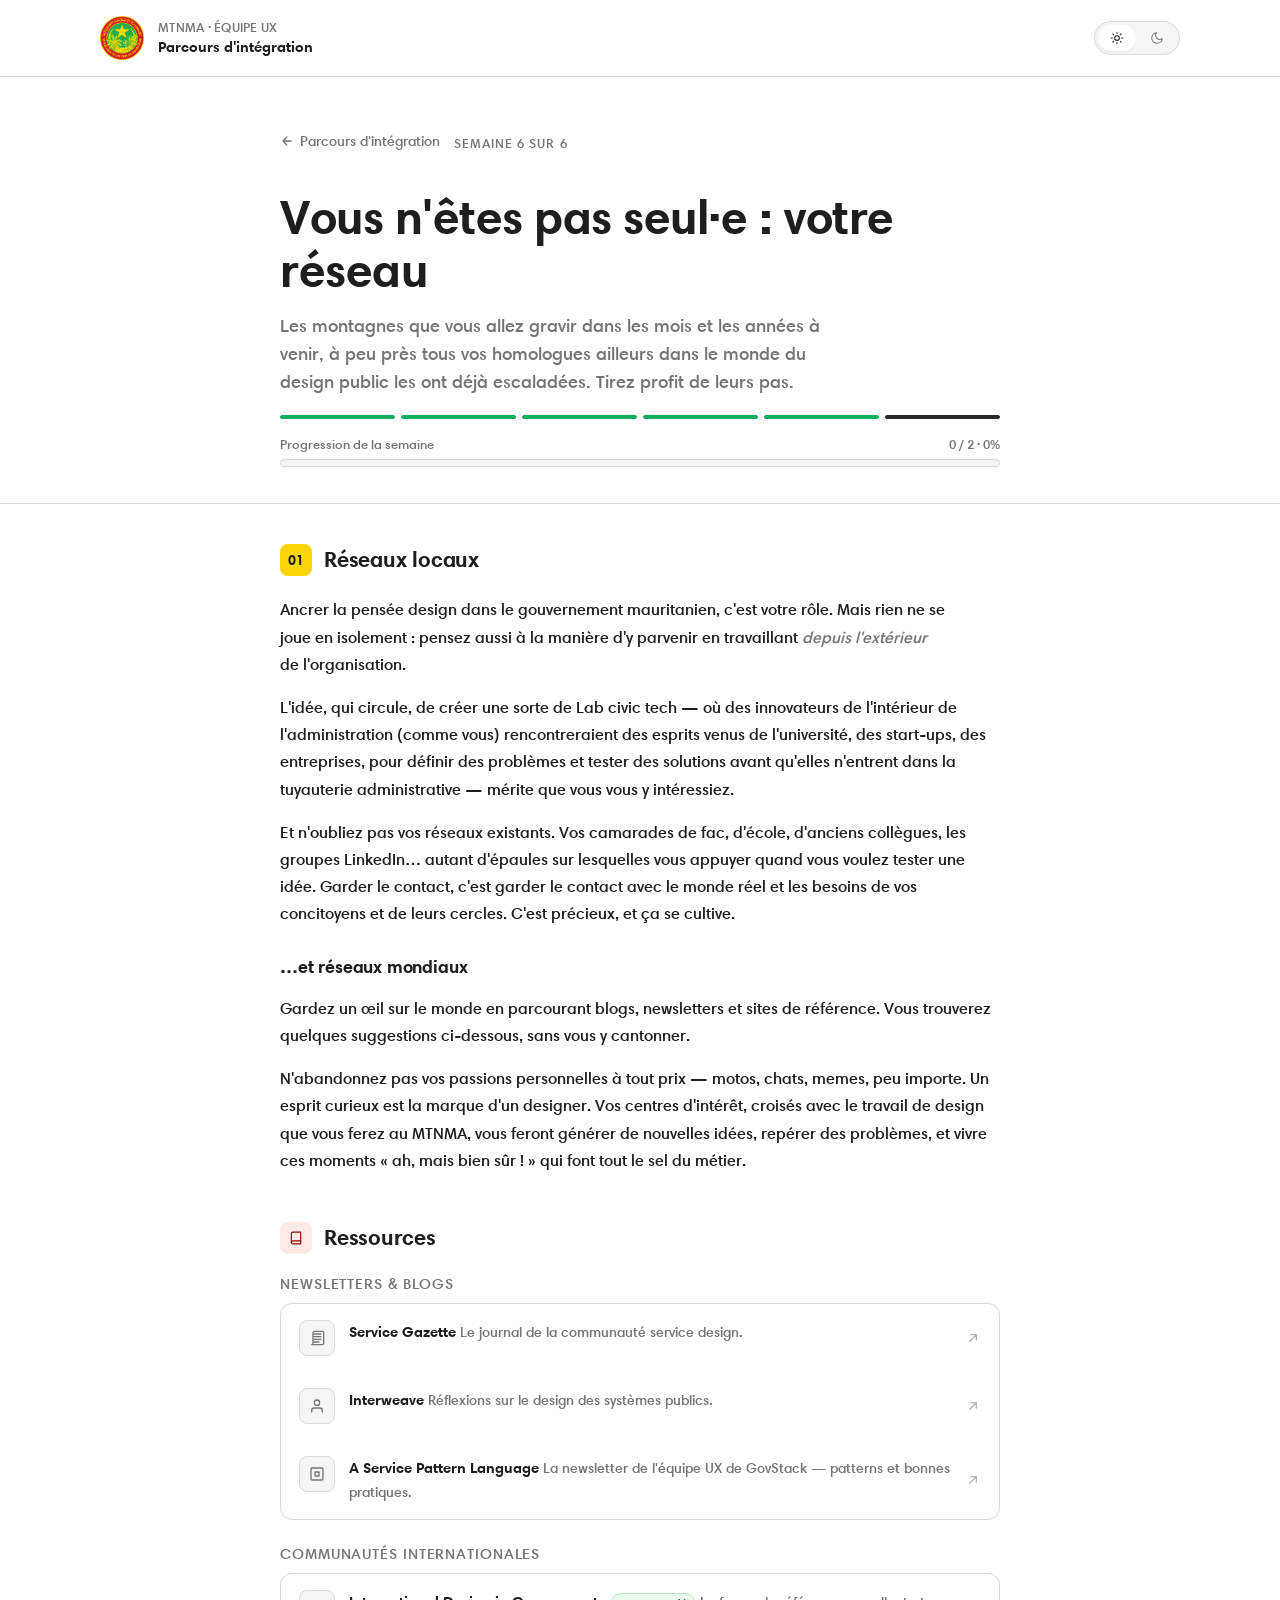
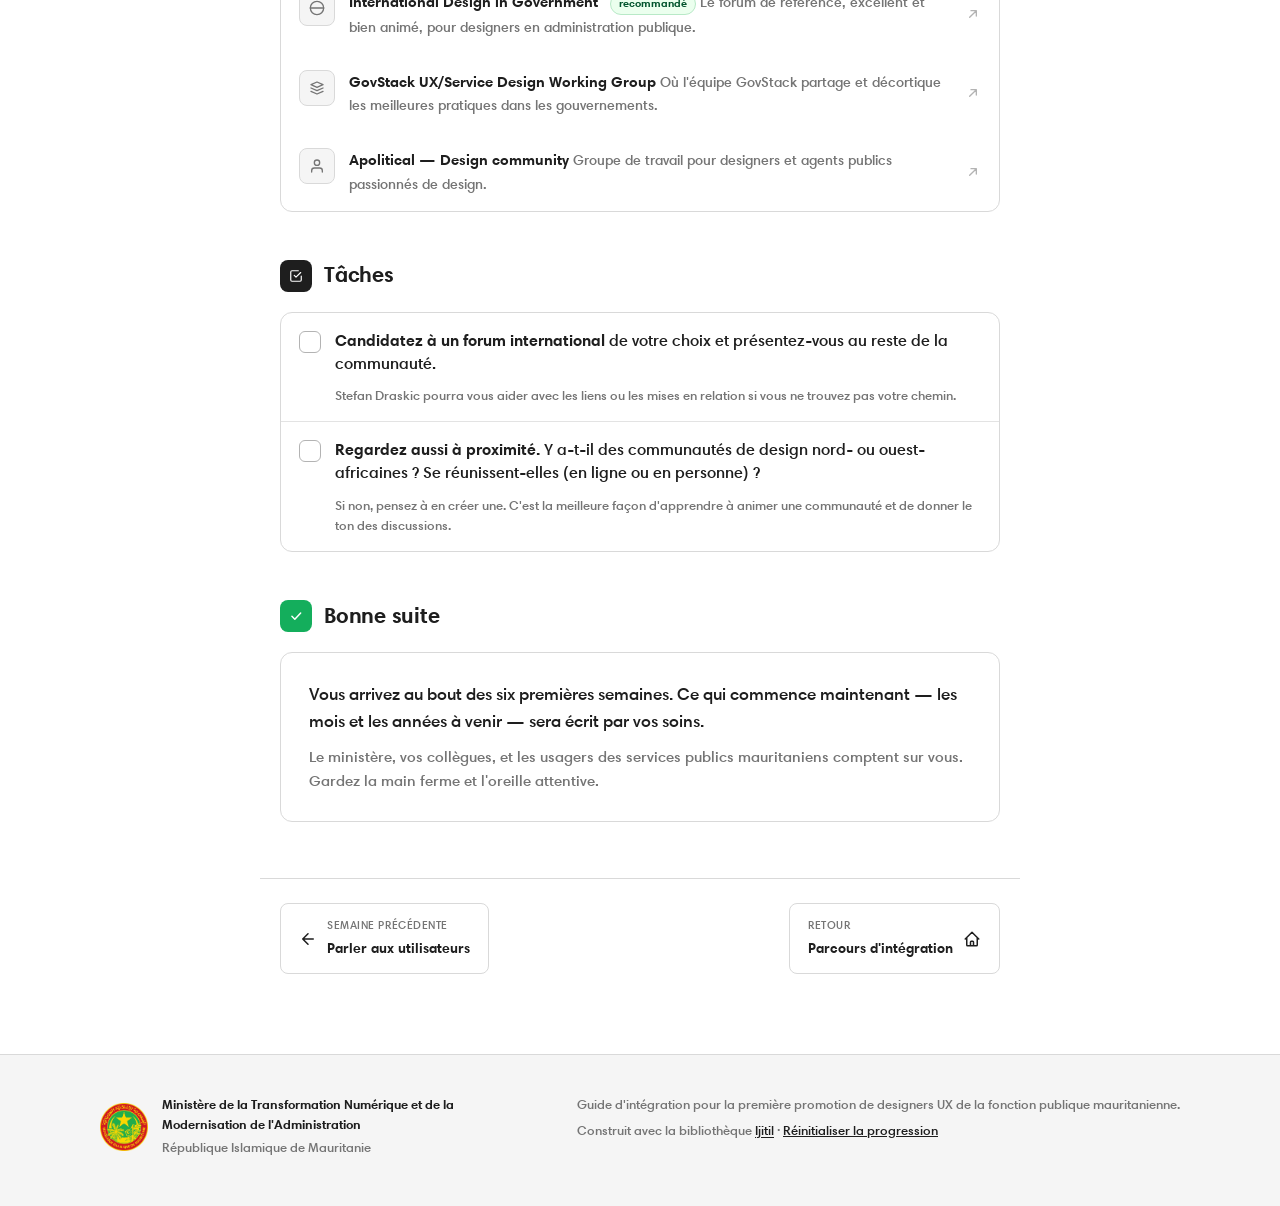
<file: public/onboarding/week/6.html>
<!doctype html>
<html lang="fr" data-theme="light">
<head>
<meta charset="utf-8">
<meta name="viewport" content="width=device-width,initial-scale=1,viewport-fit=cover">
<title>Semaine 6 · Votre réseau — MTNMA</title>
<link rel="preconnect" href="https://fonts.googleapis.com"><link rel="preconnect" href="https://fonts.gstatic.com" crossorigin>
<link href="https://fonts.googleapis.com/css2?family=Noto+Sans:wght@400;500;600;700&family=Noto+Naskh+Arabic:wght@400;500;700&display=swap" rel="stylesheet">
<link rel="stylesheet" href="../assets/styles.css"><link rel="stylesheet" href="../assets/pages.css">
</head>
<body>
<div data-mount="header"></div>
<main id="main" data-week="6">
  <section class="week-hero">
    <div class="week-hero-inner">
      <a class="week-back" href="../index.html">
        <svg width="14" height="14" viewBox="0 0 24 24" fill="none" stroke="currentColor" stroke-width="2.2" stroke-linecap="round" stroke-linejoin="round"><path d="M19 12H5M12 19l-7-7 7-7"/></svg>
        Parcours d'intégration
      </a>
      <span class="eyebrow">Semaine 6 sur 6</span>
      <h1 style="margin-top:10px;">Vous n'êtes pas seul·e : votre réseau</h1>
      <p class="week-lede">
        Les montagnes que vous allez gravir dans les mois et les années à
        venir, à peu près tous vos homologues ailleurs dans le monde du
        design public les ont déjà escaladées. Tirez profit de leurs pas.
      </p>
      <div class="week-stepper">
        <div class="week-step is-complete"></div><div class="week-step is-complete"></div>
        <div class="week-step is-complete"></div><div class="week-step is-complete"></div>
        <div class="week-step is-complete"></div><div class="week-step is-active"></div>
      </div>
      <div data-progress-week="6" role="progressbar" aria-valuemin="0" aria-valuemax="100" style="margin-top:8px;">
        <div style="display:flex;justify-content:space-between;font-size:13px;color:var(--text-muted);margin-bottom:6px;">
          <span>Progression de la semaine</span>
          <span><span data-progress-count>0 / 2</span> · <span data-progress-pct>0%</span></span>
        </div>
        <div class="progress-bar"><div class="progress-bar-fill"></div></div>
      </div>
    </div>
  </section>

  <div class="week-content">
    <section class="section">
      <div class="section-head"><span class="section-badge" aria-hidden="true">01</span><h2>Réseaux locaux</h2></div>
      <div class="prose">
        <p>
          Ancrer la pensée design dans le gouvernement mauritanien, c'est
          votre rôle. Mais rien ne se joue en isolement : pensez aussi à
          la manière d'y parvenir en travaillant <em>depuis l'extérieur</em>
          de l'organisation.
        </p>
        <p>
          L'idée, qui circule, de créer une sorte de Lab civic tech — où
          des innovateurs de l'intérieur de l'administration (comme vous)
          rencontreraient des esprits venus de l'université, des
          start-ups, des entreprises, pour définir des problèmes et
          tester des solutions avant qu'elles n'entrent dans la tuyauterie
          administrative — mérite que vous vous y intéressiez.
        </p>
        <p>
          Et n'oubliez pas vos réseaux existants. Vos camarades de
          fac, d'école, d'anciens collègues, les groupes LinkedIn… autant
          d'épaules sur lesquelles vous appuyer quand vous voulez tester
          une idée. Garder le contact, c'est garder le contact avec le
          monde réel et les besoins de vos concitoyens et de leurs
          cercles. C'est précieux, et ça se cultive.
        </p>

        <h3>…et réseaux mondiaux</h3>
        <p>
          Gardez un œil sur le monde en parcourant blogs, newsletters et
          sites de référence. Vous trouverez quelques suggestions
          ci-dessous, sans vous y cantonner.
        </p>
        <p>
          N'abandonnez pas vos passions personnelles à tout prix —
          motos, chats, memes, peu importe. Un esprit curieux est la
          marque d'un designer. Vos centres d'intérêt, croisés avec le
          travail de design que vous ferez au MTNMA, vous feront
          générer de nouvelles idées, repérer des problèmes, et vivre
          ces moments « ah, mais bien sûr ! » qui font tout le sel du
          métier.
        </p>
      </div>
    </section>

    <section class="section">
      <div class="section-head">
        <span class="section-badge resources-badge" aria-hidden="true">
          <svg width="14" height="14" viewBox="0 0 24 24" fill="none" stroke="currentColor" stroke-width="2" stroke-linecap="round" stroke-linejoin="round"><path d="M4 19.5A2.5 2.5 0 0 1 6.5 17H20"/><path d="M6.5 2H20v20H6.5A2.5 2.5 0 0 1 4 19.5v-15A2.5 2.5 0 0 1 6.5 2z"/></svg>
        </span>
        <h2>Ressources</h2>
      </div>
      <h3 style="font-size:15px;color:var(--text-muted);font-weight:500;margin:4px 0 10px;text-transform:uppercase;letter-spacing:0.06em;">Newsletters &amp; blogs</h3>
      <ul class="resources-list card" role="list" style="margin-bottom:24px;">
        <li><a class="resource" href="https://medium.com/the-service-gazette" target="_blank" rel="noopener">
          <span class="resource-icon"><svg width="16" height="16" viewBox="0 0 24 24" fill="none" stroke="currentColor" stroke-width="2" stroke-linecap="round" stroke-linejoin="round"><path d="M4 22h16a2 2 0 0 0 2-2V4a2 2 0 0 0-2-2H8a2 2 0 0 0-2 2v16a2 2 0 0 1-2 2zM8 6h10M8 10h10M8 14h10M8 18h7"/></svg></span>
          <span class="resource-body">
            <span class="resource-title">Service Gazette</span>
            <span class="resource-desc">Le journal de la communauté service design.</span>
          </span>
          <span class="resource-arrow"><svg width="16" height="16" viewBox="0 0 24 24" fill="none" stroke="currentColor" stroke-width="2" stroke-linecap="round" stroke-linejoin="round"><path d="M7 17L17 7M9 7h8v8"/></svg></span>
        </a></li>
        <li><a class="resource" href="https://interweavegov.substack.com/" target="_blank" rel="noopener">
          <span class="resource-icon"><svg width="16" height="16" viewBox="0 0 24 24" fill="none" stroke="currentColor" stroke-width="2" stroke-linecap="round" stroke-linejoin="round"><path d="M20 21v-2a4 4 0 0 0-4-4H8a4 4 0 0 0-4 4v2"/><circle cx="12" cy="7" r="4"/></svg></span>
          <span class="resource-body">
            <span class="resource-title">Interweave</span>
            <span class="resource-desc">Réflexions sur le design des systèmes publics.</span>
          </span>
          <span class="resource-arrow"><svg width="16" height="16" viewBox="0 0 24 24" fill="none" stroke="currentColor" stroke-width="2" stroke-linecap="round" stroke-linejoin="round"><path d="M7 17L17 7M9 7h8v8"/></svg></span>
        </a></li>
        <li><a class="resource" href="https://aservicepatternlanguage.substack.com/" target="_blank" rel="noopener">
          <span class="resource-icon"><svg width="16" height="16" viewBox="0 0 24 24" fill="none" stroke="currentColor" stroke-width="2" stroke-linecap="round" stroke-linejoin="round"><rect x="3" y="3" width="18" height="18" rx="2"/><path d="M9 9h6v6H9z"/></svg></span>
          <span class="resource-body">
            <span class="resource-title">A Service Pattern Language</span>
            <span class="resource-desc">La newsletter de l'équipe UX de GovStack — patterns et bonnes pratiques.</span>
          </span>
          <span class="resource-arrow"><svg width="16" height="16" viewBox="0 0 24 24" fill="none" stroke="currentColor" stroke-width="2" stroke-linecap="round" stroke-linejoin="round"><path d="M7 17L17 7M9 7h8v8"/></svg></span>
        </a></li>
      </ul>

      <h3 style="font-size:15px;color:var(--text-muted);font-weight:500;margin:4px 0 10px;text-transform:uppercase;letter-spacing:0.06em;">Communautés internationales</h3>
      <ul class="resources-list card" role="list">
        <li><a class="resource" href="https://international.gov-design.com/" target="_blank" rel="noopener">
          <span class="resource-icon"><svg width="16" height="16" viewBox="0 0 24 24" fill="none" stroke="currentColor" stroke-width="2" stroke-linecap="round" stroke-linejoin="round"><circle cx="12" cy="12" r="10"/><path d="M2 12h20"/></svg></span>
          <span class="resource-body">
            <span class="resource-title">International Design in Government <span class="tag tag-green">recommandé</span></span>
            <span class="resource-desc">Le forum de référence, excellent et bien animé, pour designers en administration publique.</span>
          </span>
          <span class="resource-arrow"><svg width="16" height="16" viewBox="0 0 24 24" fill="none" stroke="currentColor" stroke-width="2" stroke-linecap="round" stroke-linejoin="round"><path d="M7 17L17 7M9 7h8v8"/></svg></span>
        </a></li>
        <li><a class="resource" href="https://govstack.global/working-groups/ux-ui/" target="_blank" rel="noopener">
          <span class="resource-icon"><svg width="16" height="16" viewBox="0 0 24 24" fill="none" stroke="currentColor" stroke-width="2" stroke-linecap="round" stroke-linejoin="round"><path d="M3 7l9-4 9 4-9 4-9-4z"/><path d="M3 12l9 4 9-4M3 17l9 4 9-4"/></svg></span>
          <span class="resource-body">
            <span class="resource-title">GovStack UX/Service Design Working Group</span>
            <span class="resource-desc">Où l'équipe GovStack partage et décortique les meilleures pratiques dans les gouvernements.</span>
          </span>
          <span class="resource-arrow"><svg width="16" height="16" viewBox="0 0 24 24" fill="none" stroke="currentColor" stroke-width="2" stroke-linecap="round" stroke-linejoin="round"><path d="M7 17L17 7M9 7h8v8"/></svg></span>
        </a></li>
        <li><a class="resource" href="https://apolitical.co/en/communities/design-thinking" target="_blank" rel="noopener">
          <span class="resource-icon"><svg width="16" height="16" viewBox="0 0 24 24" fill="none" stroke="currentColor" stroke-width="2" stroke-linecap="round" stroke-linejoin="round"><path d="M20 21v-2a4 4 0 0 0-4-4H8a4 4 0 0 0-4 4v2"/><circle cx="12" cy="7" r="4"/></svg></span>
          <span class="resource-body">
            <span class="resource-title">Apolitical — Design community</span>
            <span class="resource-desc">Groupe de travail pour designers et agents publics passionnés de design.</span>
          </span>
          <span class="resource-arrow"><svg width="16" height="16" viewBox="0 0 24 24" fill="none" stroke="currentColor" stroke-width="2" stroke-linecap="round" stroke-linejoin="round"><path d="M7 17L17 7M9 7h8v8"/></svg></span>
        </a></li>
      </ul>
    </section>

    <section class="section">
      <div class="section-head">
        <span class="section-badge tasks-badge" aria-hidden="true">
          <svg width="14" height="14" viewBox="0 0 24 24" fill="none" stroke="currentColor" stroke-width="2" stroke-linecap="round" stroke-linejoin="round"><path d="M9 11l3 3 8-8"/><path d="M21 12v7a2 2 0 0 1-2 2H5a2 2 0 0 1-2-2V5a2 2 0 0 1 2-2h11"/></svg>
        </span>
        <h2>Tâches</h2>
      </div>
      <ul class="tasks-list card" role="list">
        <li class="task" data-task-id="w6-t1" data-week="6">
          <span class="task-check"><svg viewBox="0 0 24 24" fill="none" stroke="currentColor" stroke-width="3" stroke-linecap="round" stroke-linejoin="round"><path d="M5 12.5l5 5L20 7"/></svg></span>
          <div class="task-body">
            <div class="task-title"><strong>Candidatez à un forum international</strong> de votre choix et présentez-vous au reste de la communauté.</div>
            <p class="task-note">Stefan Draskic pourra vous aider avec les liens ou les mises en relation si vous ne trouvez pas votre chemin.</p>
          </div>
        </li>
        <li class="task" data-task-id="w6-t2" data-week="6">
          <span class="task-check"><svg viewBox="0 0 24 24" fill="none" stroke="currentColor" stroke-width="3" stroke-linecap="round" stroke-linejoin="round"><path d="M5 12.5l5 5L20 7"/></svg></span>
          <div class="task-body">
            <div class="task-title"><strong>Regardez aussi à proximité.</strong> Y a-t-il des communautés de design nord- ou ouest-africaines ? Se réunissent-elles (en ligne ou en personne) ?</div>
            <p class="task-note">Si non, pensez à en créer une. C'est la meilleure façon d'apprendre à animer une communauté et de donner le ton des discussions.</p>
          </div>
        </li>
      </ul>
    </section>

    <section class="section">
      <div class="section-head">
        <span class="section-badge" aria-hidden="true" style="background:var(--green-mid);color:#fff;">
          <svg width="14" height="14" viewBox="0 0 24 24" fill="none" stroke="currentColor" stroke-width="2.5" stroke-linecap="round" stroke-linejoin="round"><path d="M5 12.5l5 5L20 7"/></svg>
        </span>
        <h2>Bonne suite</h2>
      </div>
      <div class="card" style="padding:28px;">
        <p style="font-size:17px;line-height:1.6;color:var(--text);">
          Vous arrivez au bout des six premières semaines. Ce qui
          commence maintenant — les mois et les années à venir — sera
          écrit par vos soins.
        </p>
        <p style="font-size:15px;line-height:1.6;color:var(--text-muted);margin-top:10px;">
          Le ministère, vos collègues, et les usagers des services
          publics mauritaniens comptent sur vous. Gardez la main ferme et
          l'oreille attentive.
        </p>
      </div>
    </section>
  </div>

  <nav class="week-nav" aria-label="Navigation entre semaines">
    <a class="week-nav-btn prev" href="5.html">
      <svg width="18" height="18" viewBox="0 0 24 24" fill="none" stroke="currentColor" stroke-width="2" stroke-linecap="round" stroke-linejoin="round"><path d="M19 12H5M12 19l-7-7 7-7"/></svg>
      <div><small>Semaine précédente</small><span class="label">Parler aux utilisateurs</span></div>
    </a>
    <a class="week-nav-btn next" href="../index.html">
      <div><small>Retour</small><span class="label">Parcours d'intégration</span></div>
      <svg width="18" height="18" viewBox="0 0 24 24" fill="none" stroke="currentColor" stroke-width="2" stroke-linecap="round" stroke-linejoin="round"><path d="M3 12l2-2m0 0l7-7 7 7M5 10v10a1 1 0 0 0 1 1h3m10-11l2 2m-2-2v10a1 1 0 0 1-1 1h-3m-6 0a1 1 0 0 0 1-1v-4a1 1 0 0 1 1-1h2a1 1 0 0 1 1 1v4a1 1 0 0 0 1 1m-6 0h6"/></svg>
    </a>
  </nav>
</main>
<div data-mount="footer"></div>
<script src="../assets/progress.js?v=2"></script>
<script src="../assets/chrome.js?v=2"></script>
</body>
</html>
</file>
<file: public/ijitil.css>
/* ================================================
   Khabiya Design System — Shared Stylesheet
   République islamique de Mauritanie
   Version: 1.0 — 2026
   ================================================ */

/* ===== Louguiya Font Faces ===== */
@font-face {
  font-family: 'LouguiyaFR';
  src: url('Louguiya_Fonts 2/LouguiyaFR.ttf') format('truetype');
  font-weight: 400;
  font-style: normal;
  font-display: swap;
}
@font-face {
  font-family: 'LouguiyaFR';
  src: url('Louguiya_Fonts 2/LouguiyaFR Bold.ttf') format('truetype');
  font-weight: 700;
  font-style: normal;
  font-display: swap;
}
@font-face {
  font-family: 'Louguiya';
  src: url('Louguiya_Fonts 2/Louguiya.ttf') format('truetype');
  font-weight: 400;
  font-style: normal;
  font-display: swap;
}
@font-face {
  font-family: 'Louguiya';
  src: url('Louguiya_Fonts 2/Louguiya Bold.ttf') format('truetype');
  font-weight: 700;
  font-style: normal;
  font-display: swap;
}

/* ===== Design Tokens (from Khabiya/Figma) ===== */
:root {
  --sds-color-background-brand-default: #2c2c2c;
  --sds-color-background-brand-hover: #1e1e1e;
  --sds-color-background-danger-default: #ec221f;
  --sds-color-background-danger-hover: #c00f0c;
  --sds-color-background-positive-default: #14ae5c;
  --sds-color-background-positive-hover: #009951;
  --sds-color-background-warning-default: #e8b931;
  --sds-color-background-warning-hover: #e5a000;
  --sds-color-background-disabled-default: #d9d9d9;
  --sds-color-background-neutral-tertiary: #e3e3e3;
  --sds-color-background-neutral-tertiary-hover: #cdcdcd;
  --sds-color-background-danger-tertiary-hover: #fdd3d0;

  --sds-color-text-default: #1e1e1e;
  --sds-color-text-brand-on-brand: #f5f5f5;
  --sds-color-text-danger-default: #900b09;
  --sds-color-text-danger-on-danger: #fee9e7;
  --sds-color-text-positive-on-positive: #ebffee;
  --sds-color-text-warning-on-warning: #401b01;
  --sds-color-text-disabled: #b3b3b3;
  --sds-color-text-neutral: #303030;

  --sds-color-border-default: #d9d9d9;
  --sds-color-border-brand: #2c2c2c;
  --sds-color-border-danger-default: #900b09;
  --sds-color-border-danger-secondary: #c00f0c;
  --sds-color-border-positive-default: #02542d;
  --sds-color-border-positive-secondary: #009951;
  --sds-color-border-warning-default: #522504;
  --sds-color-border-warning-secondary: #975102;
  --sds-color-border-neutral-secondary: #767676;
  --sds-color-border-disabled: #b3b3b3;

  --sds-size-space-100: 4px;
  --sds-size-space-200: 8px;
  --sds-size-space-300: 12px;
  --sds-size-space-400: 16px;
  --sds-size-space-500: 20px;
  --sds-size-space-600: 24px;
  --sds-size-space-800: 32px;
  --sds-size-space-1000: 40px;
  --sds-size-space-1200: 48px;
  --sds-size-space-1600: 64px;

  --sds-size-radius-200: 8px;
  --sds-size-radius-100: 4px;
  --sds-size-stroke-border: 1px;

  --sds-font-family: 'LouguiyaFR', 'Louguiya', sans-serif;
  --sds-font-size-sm: 14px;
  --sds-font-size-md: 16px;
  --sds-font-size-lg: 18px;
  --sds-font-size-xl: 20px;
  --sds-font-size-2xl: 24px;
  --sds-font-size-3xl: 32px;
}

/* ===== Reset & Base ===== */
*, *::before, *::after { box-sizing: border-box; margin: 0; padding: 0; }

body {
  font-family: var(--sds-font-family);
  font-size: var(--sds-font-size-md);
  color: var(--sds-color-text-default);
  background: #f9f9f9;
  line-height: 1.5;
  min-height: 100vh;
  display: flex;
  flex-direction: column;
}

[dir="rtl"] body, html[dir="rtl"] body {
  direction: rtl;
  text-align: right;
}

/* ===== Header ===== */
.header {
  background: #fff;
  border-bottom: 1px solid var(--sds-color-border-default);
  padding: var(--sds-size-space-400) var(--sds-size-space-600);
  position: sticky;
  top: 0;
  z-index: 100;
}

.header-inner {
  max-width: 1200px;
  margin: 0 auto;
  display: flex;
  align-items: center;
  justify-content: space-between;
  gap: var(--sds-size-space-400);
}

.header-brand {
  display: flex;
  align-items: center;
  gap: var(--sds-size-space-300);
}

.header-logo {
  width: 48px;
  height: 48px;
  flex-shrink: 0;
}

.header-logo img {
  width: 100%;
  height: 100%;
  object-fit: contain;
}

.header-title {
  display: flex;
  flex-direction: column;
}

.header-title-main {
  font-size: var(--sds-font-size-md);
  font-weight: 700;
  color: var(--sds-color-text-default);
}

.header-title-sub {
  font-size: var(--sds-font-size-sm);
  color: var(--sds-color-border-neutral-secondary);
}

/* ===== Language Dropdown ===== */
.lang-dropdown {
  position: relative;
}

.lang-toggle {
  display: flex;
  align-items: center;
  gap: var(--sds-size-space-200);
  background: var(--sds-color-background-neutral-tertiary);
  padding: var(--sds-size-space-200) var(--sds-size-space-300);
  border-radius: var(--sds-size-radius-200);
  border: none;
  cursor: pointer;
  font-family: var(--sds-font-family);
  font-size: var(--sds-font-size-sm);
  font-weight: 700;
  color: var(--sds-color-text-default);
  transition: background 0.15s;
}

.lang-toggle:hover {
  background: var(--sds-color-background-neutral-tertiary-hover);
}

.lang-toggle svg {
  width: 14px;
  height: 14px;
  transition: transform 0.15s;
}

.lang-dropdown.open .lang-toggle svg {
  transform: rotate(180deg);
}

[dir="rtl"] .lang-dropdown.open .lang-toggle svg {
  transform: rotate(180deg);
}

.lang-menu {
  position: absolute;
  top: calc(100% + var(--sds-size-space-100));
  right: 0;
  background: #fff;
  border: var(--sds-size-stroke-border) solid var(--sds-color-border-default);
  border-radius: var(--sds-size-radius-200);
  box-shadow: 0 4px 12px rgba(0,0,0,0.1);
  min-width: 160px;
  z-index: 200;
  overflow: hidden;
  display: none;
}

[dir="rtl"] .lang-menu {
  right: auto;
  left: 0;
}

.lang-dropdown.open .lang-menu {
  display: block;
}

.lang-option {
  display: flex;
  align-items: center;
  justify-content: space-between;
  width: 100%;
  padding: var(--sds-size-space-300) var(--sds-size-space-400);
  background: none;
  border: none;
  cursor: pointer;
  font-family: var(--sds-font-family);
  font-size: var(--sds-font-size-sm);
  color: var(--sds-color-text-default);
  transition: background 0.1s;
  text-align: start;
}

.lang-option:hover {
  background: var(--sds-color-background-neutral-tertiary);
}

.lang-option.selected {
  font-weight: 700;
}

.lang-check {
  width: 16px;
  height: 16px;
  opacity: 0;
}

.lang-option.selected .lang-check {
  opacity: 1;
}

/* ===== Main Content ===== */
.main {
  flex: 1;
  max-width: 720px;
  margin: 0 auto;
  padding: var(--sds-size-space-1200) var(--sds-size-space-600);
  width: 100%;
}

.page-title {
  font-size: var(--sds-font-size-3xl);
  font-weight: 700;
  margin-bottom: var(--sds-size-space-200);
}

.page-subtitle {
  font-size: var(--sds-font-size-lg);
  color: var(--sds-color-border-neutral-secondary);
  margin-bottom: var(--sds-size-space-1000);
}

/* ===== Tabs ===== */
.tabs {
  display: flex;
  gap: var(--sds-size-space-600);
  border-bottom: 1px solid var(--sds-color-border-default);
  margin-bottom: var(--sds-size-space-800);
}

.tab {
  padding: var(--sds-size-space-300) 0;
  font-size: var(--sds-font-size-md);
  font-weight: 700;
  color: var(--sds-color-border-neutral-secondary);
  background: none;
  border: none;
  cursor: pointer;
  position: relative;
  font-family: var(--sds-font-family);
  transition: color 0.15s;
}

.tab:hover {
  color: var(--sds-color-text-default);
}

.tab.active {
  color: var(--sds-color-text-default);
  font-weight: 700;
}

.tab.active::after {
  content: '';
  position: absolute;
  bottom: -1px;
  left: 0;
  right: 0;
  height: 2px;
  background: var(--sds-color-background-brand-default);
}

/* ===== Form ===== */
.form-group {
  margin-bottom: var(--sds-size-space-600);
}

.form-label {
  display: block;
  font-size: var(--sds-font-size-sm);
  font-weight: 700;
  margin-bottom: var(--sds-size-space-200);
  color: var(--sds-color-text-default);
}

.form-input {
  width: 100%;
  padding: var(--sds-size-space-300) var(--sds-size-space-400);
  font-size: var(--sds-font-size-md);
  font-family: var(--sds-font-family);
  border: var(--sds-size-stroke-border) solid var(--sds-color-border-default);
  border-radius: var(--sds-size-radius-200);
  color: var(--sds-color-text-default);
  background: #fff;
  outline: none;
  transition: border-color 0.15s;
}

.form-input::placeholder {
  color: var(--sds-color-text-disabled);
}

.form-input:focus {
  border-color: var(--sds-color-border-brand);
}

.form-helper {
  font-size: var(--sds-font-size-sm);
  color: var(--sds-color-border-neutral-secondary);
  margin-top: var(--sds-size-space-100);
}

.form-actions {
  display: flex;
  gap: var(--sds-size-space-300);
  margin-top: var(--sds-size-space-800);
}

/* ===== Buttons ===== */
.btn {
  display: inline-flex;
  align-items: center;
  justify-content: center;
  gap: var(--sds-size-space-200);
  padding: var(--sds-size-space-300) var(--sds-size-space-600);
  font-size: var(--sds-font-size-md);
  font-weight: 700;
  font-family: var(--sds-font-family);
  border-radius: var(--sds-size-radius-200);
  border: var(--sds-size-stroke-border) solid transparent;
  cursor: pointer;
  transition: background 0.15s, border-color 0.15s;
  line-height: 1.5;
}

.btn-primary {
  background: var(--sds-color-background-brand-default);
  color: var(--sds-color-text-brand-on-brand);
  border-color: var(--sds-color-border-brand);
}

.btn-primary:hover {
  background: var(--sds-color-background-brand-hover);
}

.btn-secondary {
  background: var(--sds-color-background-neutral-tertiary);
  color: var(--sds-color-text-neutral);
  border-color: var(--sds-color-border-default);
}

.btn-secondary:hover {
  background: var(--sds-color-background-neutral-tertiary-hover);
}

.btn:disabled {
  background: var(--sds-color-background-disabled-default);
  color: var(--sds-color-text-disabled);
  border-color: var(--sds-color-border-disabled);
  cursor: not-allowed;
}

/* ===== Alert ===== */
.alert {
  display: flex;
  align-items: flex-start;
  gap: var(--sds-size-space-300);
  padding: var(--sds-size-space-400);
  border-radius: var(--sds-size-radius-200);
  border: var(--sds-size-stroke-border) solid;
  margin-bottom: var(--sds-size-space-600);
  font-size: var(--sds-font-size-sm);
}

.alert-info {
  background: #e8f4fd;
  border-color: #b3d7f0;
  color: #0a4b78;
}

.alert-error {
  background: #fee9e7;
  border-color: var(--sds-color-border-danger-secondary);
  color: var(--sds-color-text-danger-default);
}

.alert-success {
  background: #ebffee;
  border-color: var(--sds-color-border-positive-secondary);
  color: #02542d;
}

.alert-warning {
  background: #fff8e1;
  border-color: var(--sds-color-border-warning-secondary);
  color: var(--sds-color-text-warning-on-warning);
}

.alert-icon {
  font-size: var(--sds-font-size-lg);
  flex-shrink: 0;
  line-height: 1;
}

.alert-content { flex: 1; }

.alert-title {
  font-weight: 700;
  margin-bottom: var(--sds-size-space-100);
}

.alert-dismiss {
  background: none;
  border: none;
  cursor: pointer;
  font-size: var(--sds-font-size-lg);
  line-height: 1;
  opacity: 0.6;
  padding: 0;
  color: inherit;
}

.alert-dismiss:hover { opacity: 1; }

.alert[hidden] { display: none; }

/* ===== Results ===== */
.results-section {
  margin-top: var(--sds-size-space-1000);
}

.results-title {
  font-size: var(--sds-font-size-xl);
  font-weight: 700;
  margin-bottom: var(--sds-size-space-400);
}

.results-count {
  font-size: var(--sds-font-size-sm);
  color: var(--sds-color-border-neutral-secondary);
  margin-bottom: var(--sds-size-space-600);
}

/* ===== Cards ===== */
.card {
  background: #fff;
  border: var(--sds-size-stroke-border) solid var(--sds-color-border-default);
  border-radius: var(--sds-size-radius-200);
  padding: var(--sds-size-space-600);
  margin-bottom: var(--sds-size-space-400);
}

.card-header {
  display: flex;
  justify-content: space-between;
  align-items: flex-start;
  margin-bottom: var(--sds-size-space-400);
  gap: var(--sds-size-space-300);
}

.card-title {
  font-size: var(--sds-font-size-lg);
  font-weight: 700;
}

.card-ref {
  font-size: var(--sds-font-size-sm);
  color: var(--sds-color-border-neutral-secondary);
  margin-top: var(--sds-size-space-100);
}

.card-body {
  display: grid;
  grid-template-columns: 1fr 1fr;
  gap: var(--sds-size-space-400) var(--sds-size-space-800);
  margin-bottom: var(--sds-size-space-400);
}

.card-field-label {
  font-size: var(--sds-font-size-sm);
  color: var(--sds-color-border-neutral-secondary);
  margin-bottom: var(--sds-size-space-100);
}

.card-field-value {
  font-size: var(--sds-font-size-md);
  font-weight: 700;
}

.card-footer {
  display: flex;
  justify-content: flex-end;
  gap: var(--sds-size-space-300);
  padding-top: var(--sds-size-space-400);
  border-top: 1px solid var(--sds-color-border-default);
}

/* ===== Tags ===== */
.tag {
  display: inline-flex;
  align-items: center;
  gap: var(--sds-size-space-100);
  padding: var(--sds-size-space-100) var(--sds-size-space-300);
  border-radius: var(--sds-size-radius-100);
  font-size: var(--sds-font-size-sm);
  font-weight: 700;
  line-height: 1.4;
}

.tag-danger {
  background: #fee9e7;
  color: var(--sds-color-text-danger-default);
}

.tag-success {
  background: #ebffee;
  color: #02542d;
}

.tag-warning {
  background: #fff8e1;
  color: var(--sds-color-text-warning-on-warning);
}

.tag-neutral {
  background: var(--sds-color-background-neutral-tertiary);
  color: var(--sds-color-text-neutral);
}

/* ===== Footer ===== */
.footer {
  background: #fff;
  border-top: 1px solid var(--sds-color-border-default);
  padding: var(--sds-size-space-1200) var(--sds-size-space-600);
  margin-top: auto;
}

.footer-inner {
  max-width: 1200px;
  margin: 0 auto;
  display: grid;
  grid-template-columns: 1.5fr 1fr 1fr 1fr;
  gap: var(--sds-size-space-1000);
}

.footer-brand {
  display: flex;
  align-items: flex-start;
  gap: var(--sds-size-space-300);
}

.footer-logo {
  width: 40px;
  height: 40px;
  flex-shrink: 0;
}

.footer-logo img {
  width: 100%;
  height: 100%;
  object-fit: contain;
}

.footer-brand-name {
  font-size: var(--sds-font-size-sm);
  font-weight: 700;
}

.footer-brand-sub {
  font-size: var(--sds-font-size-sm);
  color: var(--sds-color-border-neutral-secondary);
}

.footer-section-title {
  font-size: var(--sds-font-size-sm);
  font-weight: 700;
  margin-bottom: var(--sds-size-space-400);
}

.footer-link {
  display: block;
  font-size: var(--sds-font-size-sm);
  color: var(--sds-color-border-neutral-secondary);
  text-decoration: none;
  margin-bottom: var(--sds-size-space-200);
}

.footer-link:hover {
  color: var(--sds-color-text-default);
}

.footer-bottom {
  max-width: 1200px;
  margin: var(--sds-size-space-1000) auto 0;
  padding-top: var(--sds-size-space-600);
  border-top: 1px solid var(--sds-color-border-default);
  font-size: var(--sds-font-size-sm);
  color: var(--sds-color-border-neutral-secondary);
}

/* ===== Loading Spinner ===== */
.spinner {
  display: inline-block;
  width: 18px;
  height: 18px;
  border: 2px solid var(--sds-color-text-brand-on-brand);
  border-top-color: transparent;
  border-radius: 50%;
  animation: spin 0.6s linear infinite;
}

@keyframes spin { to { transform: rotate(360deg); } }

/* ===== Utilities ===== */
.hidden { display: none !important; }

/* ===== Password Protection ===== */
.password-overlay {
  position: fixed;
  inset: 0;
  background: #fff;
  z-index: 9999;
  display: flex;
  align-items: center;
  justify-content: center;
}

.password-overlay.hidden {
  display: none;
}

.password-box {
  text-align: center;
  padding: var(--sds-size-space-800);
  max-width: 360px;
  width: 100%;
}

.password-box img {
  width: 80px;
  height: 80px;
  margin-bottom: var(--sds-size-space-600);
}

.password-box h1 {
  font-size: var(--sds-font-size-xl);
  margin-bottom: var(--sds-size-space-200);
}

.password-box p {
  font-size: var(--sds-font-size-sm);
  color: var(--sds-color-border-neutral-secondary);
  margin-bottom: var(--sds-size-space-600);
}

.password-box input {
  width: 100%;
  padding: var(--sds-size-space-300) var(--sds-size-space-400);
  font-size: var(--sds-font-size-md);
  font-family: var(--sds-font-family);
  border: var(--sds-size-stroke-border) solid var(--sds-color-border-default);
  border-radius: var(--sds-size-radius-200);
  margin-bottom: var(--sds-size-space-400);
  text-align: center;
}

.password-box input:focus {
  outline: none;
  border-color: var(--sds-color-border-brand);
}

.password-box button {
  width: 100%;
  padding: var(--sds-size-space-300) var(--sds-size-space-600);
  font-size: var(--sds-font-size-md);
  font-weight: 700;
  font-family: var(--sds-font-family);
  background: var(--sds-color-background-brand-default);
  color: var(--sds-color-text-brand-on-brand);
  border: none;
  border-radius: var(--sds-size-radius-200);
  cursor: pointer;
}

.password-box button:hover {
  background: var(--sds-color-background-brand-hover);
}

.password-box .error {
  color: var(--sds-color-text-danger-default);
  font-size: var(--sds-font-size-sm);
  margin-top: var(--sds-size-space-300);
}

.protected-content {
  display: none;
}

.protected-content.unlocked {
  display: block;
}

/* ===== Responsive ===== */
@media (max-width: 750px) {
  .header-title {
    display: none;
  }

  .main {
    padding: var(--sds-size-space-800) var(--sds-size-space-400);
  }

  .page-title {
    font-size: var(--sds-font-size-2xl);
  }

  .page-subtitle {
    font-size: var(--sds-font-size-md);
  }

  .card-body {
    grid-template-columns: 1fr;
    gap: var(--sds-size-space-300);
  }

  .card-footer {
    flex-direction: column;
  }

  .card-footer .btn {
    width: 100%;
  }

  .form-actions {
    flex-direction: column;
  }

  .form-actions .btn {
    width: 100%;
  }

  .footer-inner {
    grid-template-columns: 1fr;
    gap: var(--sds-size-space-800);
  }
}

@media (max-width: 480px) {
  .header-logo {
    width: 36px;
    height: 36px;
    font-size: var(--sds-font-size-sm);
  }

  .tabs {
    gap: var(--sds-size-space-400);
  }

  .page-title {
    font-size: var(--sds-font-size-xl);
  }
}
</file>
<file: public/onboarding/assets/styles.css>
/* =======================================================
   MTNMA UX Onboarding — shared styles (Ijitil-aligned)
   ======================================================= */

@font-face {
  font-family: 'LouguiyaFR';
  src: url('../../Louguiya_Fonts 2/LouguiyaFR.ttf') format('truetype');
  font-weight: 400;
  font-style: normal;
  font-display: swap;
}
@font-face {
  font-family: 'LouguiyaFR';
  src: url('../../Louguiya_Fonts 2/LouguiyaFR Bold.ttf') format('truetype');
  font-weight: 700;
  font-style: normal;
  font-display: swap;
}
@font-face {
  font-family: 'Louguiya';
  src: url('../../Louguiya_Fonts 2/Louguiya.ttf') format('truetype');
  font-weight: 400;
  font-style: normal;
  font-display: swap;
}
@font-face {
  font-family: 'Louguiya';
  src: url('../../Louguiya_Fonts 2/Louguiya Bold.ttf') format('truetype');
  font-weight: 700;
  font-style: normal;
  font-display: swap;
}

:root {
  /* Ijitil palette */
  --ink-1: #1E1E1E;
  --ink-2: #2C2C2C;
  --ink-3: #303030;
  --text: #1E1E1E;
  --text-muted: #757575;
  --text-subtle: #B3B3B3;
  --bg: #FFFFFF;
  --bg-soft: #F5F5F5;
  --bg-elevated: #FFFFFF;
  --border: #D9D9D9;
  --border-soft: #E3E3E3;
  --border-strong: #B3B3B3;

  /* Flag / state colors */
  --yellow: #FAD606;
  --yellow-soft: #FFF4B3;
  --red: #900B09;
  --red-soft: #FEE9E7;
  --red-mid: #C00F0C;
  --green: #02542D;
  --green-mid: #14AE5C;
  --green-soft: #EBFFEE;
  --green-seal: #26AB4D;

  /* Type */
  --font-sans: 'LouguiyaFR', 'Noto Sans', 'Helvetica Neue', Arial, sans-serif;
  --font-ar: 'Louguiya', 'Noto Naskh Arabic', 'Noto Sans Arabic', serif;

  /* Geometry */
  --r-card: 12px;
  --r-ctl: 8px;
  --r-pill: 999px;

  /* Shadows (Ijitil subtle) */
  --shadow-sm: 0 1px 2px rgba(12,12,13,0.05);
  --shadow-md: 0 4px 12px rgba(12,12,13,0.08);

  --container: 1120px;
  --container-narrow: 760px;
}

[data-theme="dark"] {
  --text: #F5F5F5;
  --text-muted: #B3B3B3;
  --text-subtle: #757575;
  --bg: #141414;
  --bg-soft: #1E1E1E;
  --bg-elevated: #222222;
  --border: #303030;
  --border-soft: #2A2A2A;
  --border-strong: #4A4A4A;
  --yellow-soft: #3a3410;
  --red-soft: #3a1615;
  --green-soft: #0f2418;
}

/* Reset ---------------------------------------------------- */
*, *::before, *::after { box-sizing: border-box; }
html, body { margin: 0; padding: 0; }
body {
  font-family: var(--font-sans);
  font-size: 16px;
  line-height: 1.45;
  color: var(--text);
  background: var(--bg);
  -webkit-font-smoothing: antialiased;
  text-rendering: optimizeLegibility;
  transition: background 200ms ease, color 200ms ease;
}
body[dir="rtl"] { font-family: var(--font-ar); }

img, svg { display: block; max-width: 100%; }
a { color: inherit; }

/* Containers ---------------------------------------------- */
.container { width: 100%; max-width: var(--container); margin: 0 auto; padding: 0 20px; }
.container-narrow { width: 100%; max-width: var(--container-narrow); margin: 0 auto; padding: 0 20px; }

/* Header --------------------------------------------------- */
.header {
  background: var(--bg);
  border-bottom: 1px solid var(--border);
  position: sticky;
  top: 0;
  z-index: 50;
}
.header-inner {
  display: flex;
  align-items: center;
  justify-content: space-between;
  gap: 16px;
  padding: 16px 20px;
  max-width: var(--container);
  margin: 0 auto;
}
.brand {
  display: flex;
  align-items: center;
  gap: 14px;
  text-decoration: none;
  color: var(--text);
  min-width: 0;
}
.brand-seal {
  flex: 0 0 auto;
  width: 44px;
  height: 44px;
  display: inline-flex;
}
.seal-img {
  width: 100%;
  height: 100%;
  object-fit: contain;
  display: block;
}
.brand-text {
  display: flex;
  flex-direction: column;
  gap: 2px;
  min-width: 0;
}
.brand-line-1 {
  font-size: 13px;
  line-height: 1.2;
  color: var(--text-muted);
  letter-spacing: 0.02em;
  text-transform: uppercase;
}
.brand-line-2 {
  font-size: 15px;
  font-weight: 700;
  line-height: 1.2;
  color: var(--text);
  white-space: nowrap;
  overflow: hidden;
  text-overflow: ellipsis;
}
@media (max-width: 560px) {
  .brand-line-2 { font-size: 13px; }
  .brand-line-1 { font-size: 11px; }
}

.header-actions {
  display: flex;
  align-items: center;
  gap: 8px;
  flex: 0 0 auto;
}

/* Buttons (Ijitil) ---------------------------------------- */
.btn {
  font-family: inherit;
  font-size: 15px;
  line-height: 1;
  padding: 11px 14px;
  border-radius: var(--r-ctl);
  border: 1px solid var(--ink-2);
  background: var(--ink-2);
  color: #F5F5F5;
  cursor: pointer;
  display: inline-flex;
  align-items: center;
  gap: 8px;
  transition: background 120ms ease, border-color 120ms ease, transform 120ms ease;
  text-decoration: none;
  white-space: nowrap;
}
.btn:hover { background: #111; border-color: #111; }
.btn:active { transform: translateY(1px); }

.btn-secondary {
  background: transparent;
  color: var(--text);
  border-color: var(--border);
}
.btn-secondary:hover { background: var(--bg-soft); border-color: var(--border-strong); }

.btn-ghost {
  background: transparent;
  color: var(--text);
  border-color: transparent;
  padding: 8px 10px;
}
.btn-ghost:hover { background: var(--bg-soft); }

.btn-sm { font-size: 14px; padding: 9px 12px; }

.icon-btn {
  width: 40px;
  height: 40px;
  padding: 0;
  justify-content: center;
  border-radius: var(--r-ctl);
  background: transparent;
  color: var(--text);
  border: 1px solid var(--border);
}
.icon-btn:hover { background: var(--bg-soft); }
.icon-btn svg { width: 20px; height: 20px; }

/* Cards --------------------------------------------------- */
.card {
  background: var(--bg-elevated);
  border: 1px solid var(--border);
  border-radius: var(--r-card);
  overflow: hidden;
}

/* Tags ---------------------------------------------------- */
.tag {
  display: inline-flex;
  align-items: center;
  gap: 6px;
  padding: 4px 10px;
  border-radius: var(--r-pill);
  font-size: 13px;
  line-height: 1.4;
  background: var(--bg-soft);
  color: var(--text);
  border: 1px solid var(--border);
  white-space: nowrap;
}
.tag-yellow { background: #FFF9D1; color: #5a4a00; border-color: #F3D984; }
.tag-red    { background: var(--red-soft); color: var(--red); border-color: #F6C9C6; }
.tag-green  { background: var(--green-soft); color: var(--green); border-color: #B8E9C7; }
.tag-neutral{ background: var(--bg-soft); color: var(--text-muted); border-color: var(--border); }

[data-theme="dark"] .tag-yellow { background: #3a3410; color: #F9DE7A; border-color: #6a5f20; }
[data-theme="dark"] .tag-red    { background: #3a1615; color: #F5A8A4; border-color: #5a2724; }
[data-theme="dark"] .tag-green  { background: #0f2418; color: #A0E4B8; border-color: #1e4430; }

/* Progress (overall) -------------------------------------- */
.progress-bar {
  width: 100%;
  height: 8px;
  background: var(--bg-soft);
  border: 1px solid var(--border);
  border-radius: var(--r-pill);
  overflow: hidden;
  position: relative;
}
.progress-bar-fill {
  height: 100%;
  background: var(--ink-2);
  border-radius: var(--r-pill);
  transition: width 600ms cubic-bezier(0.22, 1, 0.36, 1);
  width: 0%;
  background-image: linear-gradient(90deg, var(--green-mid), var(--green-seal));
}

/* Task checkbox (Ijitil checkbox visual) ------------------ */
.task {
  display: flex;
  align-items: flex-start;
  gap: 14px;
  padding: 16px 18px;
  border-bottom: 1px solid var(--border-soft);
  cursor: pointer;
  transition: background 140ms ease;
}
.task:last-child { border-bottom: none; }
.task:hover { background: var(--bg-soft); }

.task-check {
  flex: 0 0 auto;
  width: 22px;
  height: 22px;
  border: 1.5px solid var(--border-strong);
  border-radius: 6px;
  background: var(--bg);
  display: flex;
  align-items: center;
  justify-content: center;
  margin-top: 2px;
  transition: background 140ms ease, border-color 140ms ease, transform 140ms ease;
}
.task-check svg { opacity: 0; transition: opacity 140ms ease; width: 14px; height: 14px; color: #fff; }
.task.is-done .task-check {
  background: var(--ink-1);
  border-color: var(--ink-1);
}
[data-theme="dark"] .task.is-done .task-check {
  background: var(--green-mid);
  border-color: var(--green-mid);
}
.task.is-done .task-check svg { opacity: 1; }
.task-body { flex: 1; min-width: 0; }
.task-title {
  font-size: 16px;
  line-height: 1.45;
  color: var(--text);
  transition: color 140ms ease;
}
.task-title strong { font-weight: 700; }
.task.is-done .task-title {
  color: var(--text-muted);
  text-decoration: line-through;
  text-decoration-thickness: 1px;
  text-decoration-color: var(--text-subtle);
}

/* Typography ---------------------------------------------- */
h1, h2, h3, h4 { margin: 0; font-weight: 700; letter-spacing: -0.01em; }
h1 { font-size: clamp(32px, 5vw, 48px); line-height: 1.1; }
h2 { font-size: clamp(24px, 3.2vw, 32px); line-height: 1.2; }
h3 { font-size: 20px; line-height: 1.3; }
h4 { font-size: 17px; line-height: 1.3; }
p { margin: 0; text-wrap: pretty; }
.eyebrow {
  font-size: 13px;
  letter-spacing: 0.08em;
  text-transform: uppercase;
  color: var(--text-muted);
  font-weight: 500;
}

/* Footer -------------------------------------------------- */
.footer {
  margin-top: 80px;
  border-top: 1px solid var(--border);
  background: var(--bg-soft);
  padding: 40px 0 48px;
}
.footer-inner {
  max-width: var(--container);
  margin: 0 auto;
  padding: 0 20px;
  display: flex;
  gap: 32px;
  justify-content: space-between;
  align-items: flex-start;
  flex-wrap: wrap;
}
.footer-brand {
  display: flex;
  gap: 14px;
  align-items: center;
  max-width: 360px;
}
.footer-meta { font-size: 13px; color: var(--text-muted); line-height: 1.5; }
.footer-meta a { color: var(--text); text-decoration: underline; text-underline-offset: 2px; }

/* Section dividers --------------------------------------- */
.divider {
  height: 1px;
  background: var(--border);
  border: 0;
  margin: 40px 0;
}

/* RTL handling ------------------------------------------- */
[dir="rtl"] .brand-seal { order: 2; }
[dir="rtl"] .task-check { margin-left: 0; }

/* Focus ring -------------------------------------------- */
:focus-visible {
  outline: 2px solid var(--yellow);
  outline-offset: 2px;
  border-radius: 4px;
}

/* Utility ----------------------------------------------- */
.sr-only {
  position: absolute;
  width: 1px; height: 1px;
  overflow: hidden;
  clip: rect(0 0 0 0);
  white-space: nowrap;
}
.stack > * + * { margin-top: var(--s, 16px); }
</file>
<file: public/onboarding/assets/pages.css>
/* =======================================================
   MTNMA UX Onboarding — page-specific styles
   (landing + week pages)
   ======================================================= */

/* --- Landing hero --- */
.hero {
  padding: 64px 0 48px;
  border-bottom: 1px solid var(--border);
  background:
    linear-gradient(180deg, var(--bg) 0%, var(--bg-soft) 100%);
}
.hero-inner {
  max-width: var(--container);
  margin: 0 auto;
  padding: 0 20px;
  display: grid;
  grid-template-columns: 1fr;
  gap: 32px;
}
@media (min-width: 820px) {
  .hero-inner { grid-template-columns: 1.4fr 1fr; align-items: center; gap: 56px; }
}
.hero-eyebrow {
  display: inline-flex;
  align-items: center;
  gap: 10px;
  font-size: 13px;
  letter-spacing: 0.08em;
  text-transform: uppercase;
  color: var(--text-muted);
  font-weight: 500;
}
.hero-eyebrow::before {
  content: "";
  width: 24px;
  height: 2px;
  background: var(--yellow);
}
.hero h1 {
  margin-top: 14px;
  text-wrap: balance;
}
.hero-lede {
  margin-top: 18px;
  font-size: 18px;
  color: var(--text-muted);
  line-height: 1.5;
  max-width: 52ch;
}
.hero-cta-row {
  margin-top: 32px;
  display: flex;
  flex-wrap: wrap;
  gap: 12px;
}

.hero-meta {
  background: var(--bg-elevated);
  border: 1px solid var(--border);
  border-radius: var(--r-card);
  padding: 24px;
}
.hero-meta h3 {
  font-size: 14px;
  text-transform: uppercase;
  letter-spacing: 0.08em;
  color: var(--text-muted);
  font-weight: 500;
  margin-bottom: 20px;
}
.hero-meta .progress-summary {
  display: flex;
  align-items: baseline;
  justify-content: space-between;
  margin-bottom: 12px;
}
.hero-meta .progress-summary strong {
  font-size: 34px;
  font-weight: 700;
  letter-spacing: -0.02em;
  line-height: 1;
}
.hero-meta .progress-summary span { font-size: 14px; color: var(--text-muted); }
.hero-meta .progress-note { margin-top: 14px; font-size: 13px; color: var(--text-muted); }

/* --- Week grid (landing) --- */
.weeks {
  padding: 64px 0;
}
.weeks-header {
  max-width: var(--container);
  margin: 0 auto 32px;
  padding: 0 20px;
  display: flex;
  justify-content: space-between;
  align-items: flex-end;
  gap: 24px;
  flex-wrap: wrap;
}
.weeks-header p {
  color: var(--text-muted);
  max-width: 44ch;
}

.week-grid {
  max-width: var(--container);
  margin: 0 auto;
  padding: 0 20px;
  display: grid;
  grid-template-columns: 1fr;
  gap: 16px;
}
@media (min-width: 640px) { .week-grid { grid-template-columns: repeat(2, 1fr); } }
@media (min-width: 960px) { .week-grid { grid-template-columns: repeat(3, 1fr); } }

.week-card {
  display: flex;
  flex-direction: column;
  text-decoration: none;
  color: inherit;
  background: var(--bg-elevated);
  border: 1px solid var(--border);
  border-radius: var(--r-card);
  padding: 24px;
  gap: 16px;
  transition: border-color 160ms ease, transform 160ms ease, box-shadow 160ms ease;
  min-height: 220px;
  position: relative;
  overflow: hidden;
}
.week-card:hover {
  border-color: var(--ink-2);
  transform: translateY(-2px);
  box-shadow: var(--shadow-md);
}
.week-card.is-complete {
  border-color: var(--green-mid);
}
.week-card.is-complete::before {
  content: "";
  position: absolute;
  inset: 0 0 auto 0;
  height: 3px;
  background: var(--green-mid);
}
.week-card-head {
  display: flex;
  align-items: center;
  justify-content: space-between;
}
.week-card-num {
  font-size: 13px;
  font-weight: 600;
  letter-spacing: 0.08em;
  text-transform: uppercase;
  color: var(--text-muted);
}
.week-card h3 {
  font-size: 22px;
  line-height: 1.2;
  letter-spacing: -0.01em;
}
.week-card p {
  color: var(--text-muted);
  font-size: 15px;
  line-height: 1.5;
  flex: 1;
}
.week-card-footer {
  display: flex;
  align-items: center;
  justify-content: space-between;
  gap: 12px;
  padding-top: 8px;
  border-top: 1px solid var(--border-soft);
}
.week-card-meta { font-size: 13px; color: var(--text-muted); }
.week-card-arrow {
  width: 32px;
  height: 32px;
  border-radius: var(--r-pill);
  background: var(--bg-soft);
  display: flex; align-items: center; justify-content: center;
  transition: background 160ms ease, transform 160ms ease;
}
.week-card:hover .week-card-arrow { background: var(--yellow); transform: translateX(2px); }
[dir="rtl"] .week-card-arrow svg { transform: scaleX(-1); }

.week-card .mini-progress {
  height: 4px;
  background: var(--bg-soft);
  border-radius: var(--r-pill);
  overflow: hidden;
}
.week-card .mini-progress-fill {
  height: 100%;
  background: var(--green-mid);
  border-radius: var(--r-pill);
  width: 0%;
  transition: width 500ms ease;
}

.week-card-check {
  color: var(--green-mid);
  display: none;
}
.week-card.is-complete .week-card-check { display: inline-flex; align-items: center; gap: 6px; font-size: 13px; font-weight: 600; }

/* --- Week page layout --- */
.week-hero {
  padding: 48px 0 36px;
  border-bottom: 1px solid var(--border);
}
.week-hero-inner {
  max-width: var(--container-narrow);
  margin: 0 auto;
  padding: 0 20px;
}
.week-back {
  display: inline-flex;
  align-items: center;
  gap: 6px;
  font-size: 14px;
  color: var(--text-muted);
  text-decoration: none;
  margin-bottom: 24px;
  padding: 6px 10px;
  border-radius: var(--r-ctl);
  margin-left: -10px;
}
.week-back:hover { background: var(--bg-soft); color: var(--text); }
[dir="rtl"] .week-back { margin-left: 0; margin-right: -10px; }
[dir="rtl"] .week-back svg { transform: scaleX(-1); }

.week-stepper {
  display: flex;
  gap: 6px;
  margin-top: 18px;
  margin-bottom: 16px;
}
.week-step {
  flex: 1;
  height: 4px;
  background: var(--bg-soft);
  border-radius: var(--r-pill);
  border: 1px solid var(--border-soft);
}
.week-step.is-active { background: var(--ink-2); border-color: var(--ink-2); }
.week-step.is-complete { background: var(--green-mid); border-color: var(--green-mid); }

.week-lede {
  margin-top: 16px;
  font-size: 18px;
  color: var(--text-muted);
  line-height: 1.55;
  max-width: 58ch;
}

.week-content {
  max-width: var(--container-narrow);
  margin: 0 auto;
  padding: 40px 20px 0;
}

.section {
  margin-top: 48px;
}
.section:first-child { margin-top: 0; }
.section-head {
  display: flex;
  align-items: center;
  gap: 12px;
  margin-bottom: 20px;
}
.section-badge {
  width: 32px;
  height: 32px;
  border-radius: 8px;
  display: flex;
  align-items: center;
  justify-content: center;
  background: var(--yellow);
  color: var(--ink-1);
  font-weight: 700;
  font-size: 14px;
  flex: 0 0 auto;
}
.section-badge.tasks-badge { background: var(--ink-1); color: #fff; }
.section-badge.resources-badge { background: var(--red-soft); color: var(--red); }
[data-theme="dark"] .section-badge { background: var(--yellow); color: #141414; }
[data-theme="dark"] .section-badge.tasks-badge { background: var(--green-mid); color: #141414; }
[data-theme="dark"] .section-badge.resources-badge { background: #3a1615; color: #F5A8A4; }

.section h2 { font-size: 22px; }

.prose > * + * { margin-top: 16px; }
.prose p { line-height: 1.7; color: var(--text); }
.prose h3 {
  margin-top: 28px;
  font-size: 18px;
  font-weight: 700;
}
.prose em { font-style: italic; color: var(--text-muted); }
.prose blockquote {
  margin: 24px 0;
  padding: 16px 20px;
  border-left: 3px solid var(--yellow);
  background: var(--bg-soft);
  border-radius: 0 var(--r-ctl) var(--r-ctl) 0;
  font-style: italic;
  color: var(--text);
}
[dir="rtl"] .prose blockquote { border-left: 0; border-right: 3px solid var(--yellow); border-radius: var(--r-ctl) 0 0 var(--r-ctl); }

/* --- Resources list --- */
.resources-list { list-style: none; padding: 0; margin: 0; }
.resource {
  display: flex;
  gap: 14px;
  padding: 16px 18px;
  border-bottom: 1px solid var(--border-soft);
  text-decoration: none;
  color: inherit;
  transition: background 120ms ease;
}
.resource:last-child { border-bottom: none; }
.resource:hover { background: var(--bg-soft); }
.resource-icon {
  flex: 0 0 auto;
  width: 36px;
  height: 36px;
  border-radius: var(--r-ctl);
  background: var(--bg-soft);
  border: 1px solid var(--border);
  display: flex;
  align-items: center;
  justify-content: center;
  color: var(--text-muted);
}
.resource-body { flex: 1; min-width: 0; }
.resource-title {
  font-weight: 600;
  font-size: 15px;
  color: var(--text);
}
.resource-title .tag { margin-left: 8px; font-size: 11px; padding: 2px 8px; }
[dir="rtl"] .resource-title .tag { margin-left: 0; margin-right: 8px; }
.resource-desc { font-size: 14px; color: var(--text-muted); margin-top: 4px; line-height: 1.5; }
.resource-arrow {
  flex: 0 0 auto;
  color: var(--text-subtle);
  display: flex;
  align-items: center;
}
[dir="rtl"] .resource-arrow svg { transform: scaleX(-1); }

/* --- Task list --- */
.tasks-list {
  list-style: none;
  padding: 0;
  margin: 0;
}
.task-note {
  margin-top: 10px;
  font-size: 13px;
  color: var(--text-muted);
  line-height: 1.55;
}

/* --- Week footer nav --- */
.week-nav {
  max-width: var(--container-narrow);
  margin: 56px auto 0;
  padding: 24px 20px 0;
  border-top: 1px solid var(--border);
  display: flex;
  justify-content: space-between;
  gap: 16px;
  flex-wrap: wrap;
}
.week-nav-btn {
  display: inline-flex;
  align-items: center;
  gap: 10px;
  padding: 14px 18px;
  border: 1px solid var(--border);
  border-radius: var(--r-ctl);
  background: var(--bg);
  color: var(--text);
  text-decoration: none;
  transition: border-color 120ms ease, background 120ms ease;
  max-width: 48%;
}
.week-nav-btn:hover { border-color: var(--ink-2); background: var(--bg-soft); }
.week-nav-btn.next { margin-left: auto; }
[dir="rtl"] .week-nav-btn.next { margin-left: 0; margin-right: auto; }
.week-nav-btn small {
  display: block;
  font-size: 11px;
  color: var(--text-muted);
  letter-spacing: 0.05em;
  text-transform: uppercase;
  margin-bottom: 2px;
}
.week-nav-btn span.label { font-weight: 600; font-size: 14px; }
[dir="rtl"] .week-nav-btn.prev svg,
[dir="rtl"] .week-nav-btn.next svg { transform: scaleX(-1); }

/* --- Celebration modal --- */
.celebration {
  position: fixed;
  inset: 0;
  z-index: 200;
  display: none;
  align-items: center;
  justify-content: center;
  background: rgba(20, 20, 20, 0.5);
  backdrop-filter: blur(4px);
  padding: 24px;
}
.celebration.is-open { display: flex; animation: fadeIn 200ms ease; }
@keyframes fadeIn { from { opacity: 0; } to { opacity: 1; } }

.celebration-panel {
  background: var(--bg-elevated);
  border: 1px solid var(--border);
  border-radius: 16px;
  max-width: 440px;
  width: 100%;
  padding: 40px 32px 32px;
  text-align: center;
  position: relative;
  animation: pop 320ms cubic-bezier(0.22, 1, 0.36, 1);
}
@keyframes pop {
  0% { transform: scale(0.92); opacity: 0; }
  100% { transform: scale(1); opacity: 1; }
}
.celebration-confetti {
  position: absolute;
  inset: 0;
  overflow: hidden;
  pointer-events: none;
  border-radius: inherit;
}
.confetti-piece {
  position: absolute;
  top: -10px;
  width: 8px;
  height: 14px;
  border-radius: 2px;
  animation: confettiFall 2s cubic-bezier(0.22, 1, 0.36, 1) forwards;
}
@keyframes confettiFall {
  0%   { transform: translateY(-20px) rotate(0deg); opacity: 1; }
  100% { transform: translateY(420px) rotate(720deg); opacity: 0; }
}
.celebration-seal {
  width: 72px;
  height: 72px;
  margin: 0 auto 20px;
  display: block;
}
.celebration h2 {
  font-size: 26px;
  margin-bottom: 8px;
  letter-spacing: -0.01em;
}
.celebration-week { color: var(--yellow); display: inline; }
[data-theme="dark"] .celebration-week { color: var(--yellow); }
.celebration p { color: var(--text-muted); margin-bottom: 28px; line-height: 1.55; }
.celebration-actions { display: flex; gap: 10px; justify-content: center; flex-wrap: wrap; }

/* --- Theme toggle pill --- */
.pill-group {
  display: inline-flex;
  padding: 3px;
  background: var(--bg-soft);
  border: 1px solid var(--border);
  border-radius: var(--r-pill);
  gap: 2px;
}
.pill-group button {
  background: transparent;
  border: 0;
  padding: 6px 12px;
  border-radius: var(--r-pill);
  font: inherit;
  font-size: 13px;
  color: var(--text-muted);
  cursor: pointer;
  display: inline-flex;
  align-items: center;
  gap: 6px;
  transition: background 120ms ease, color 120ms ease;
}
.pill-group button.is-active {
  background: var(--bg);
  color: var(--text);
  box-shadow: var(--shadow-sm);
}
.pill-group button svg { width: 14px; height: 14px; }

/* --- Intro quote strip --- */
.colophon {
  padding: 48px 0;
  border-top: 1px solid var(--border);
  background: var(--bg-soft);
}
.colophon-inner {
  max-width: var(--container-narrow);
  margin: 0 auto;
  padding: 0 20px;
  display: grid;
  grid-template-columns: 1fr;
  gap: 24px;
}
@media (min-width: 720px) { .colophon-inner { grid-template-columns: auto 1fr; align-items: center; gap: 32px; } }
.colophon-seal { width: 64px; height: 64px; flex: 0 0 auto; }
.colophon h3 { font-size: 18px; margin-bottom: 8px; }
.colophon p { color: var(--text-muted); font-size: 14px; line-height: 1.6; }

/* Small screens tidy up */
@media (max-width: 560px) {
  .hero { padding: 36px 0 32px; }
  .weeks { padding: 40px 0; }
  .section { margin-top: 36px; }
  .week-content { padding-top: 28px; }
  .header-actions .btn { display: none; }
  .brand-line-1 { display: none; }
}
</file>
